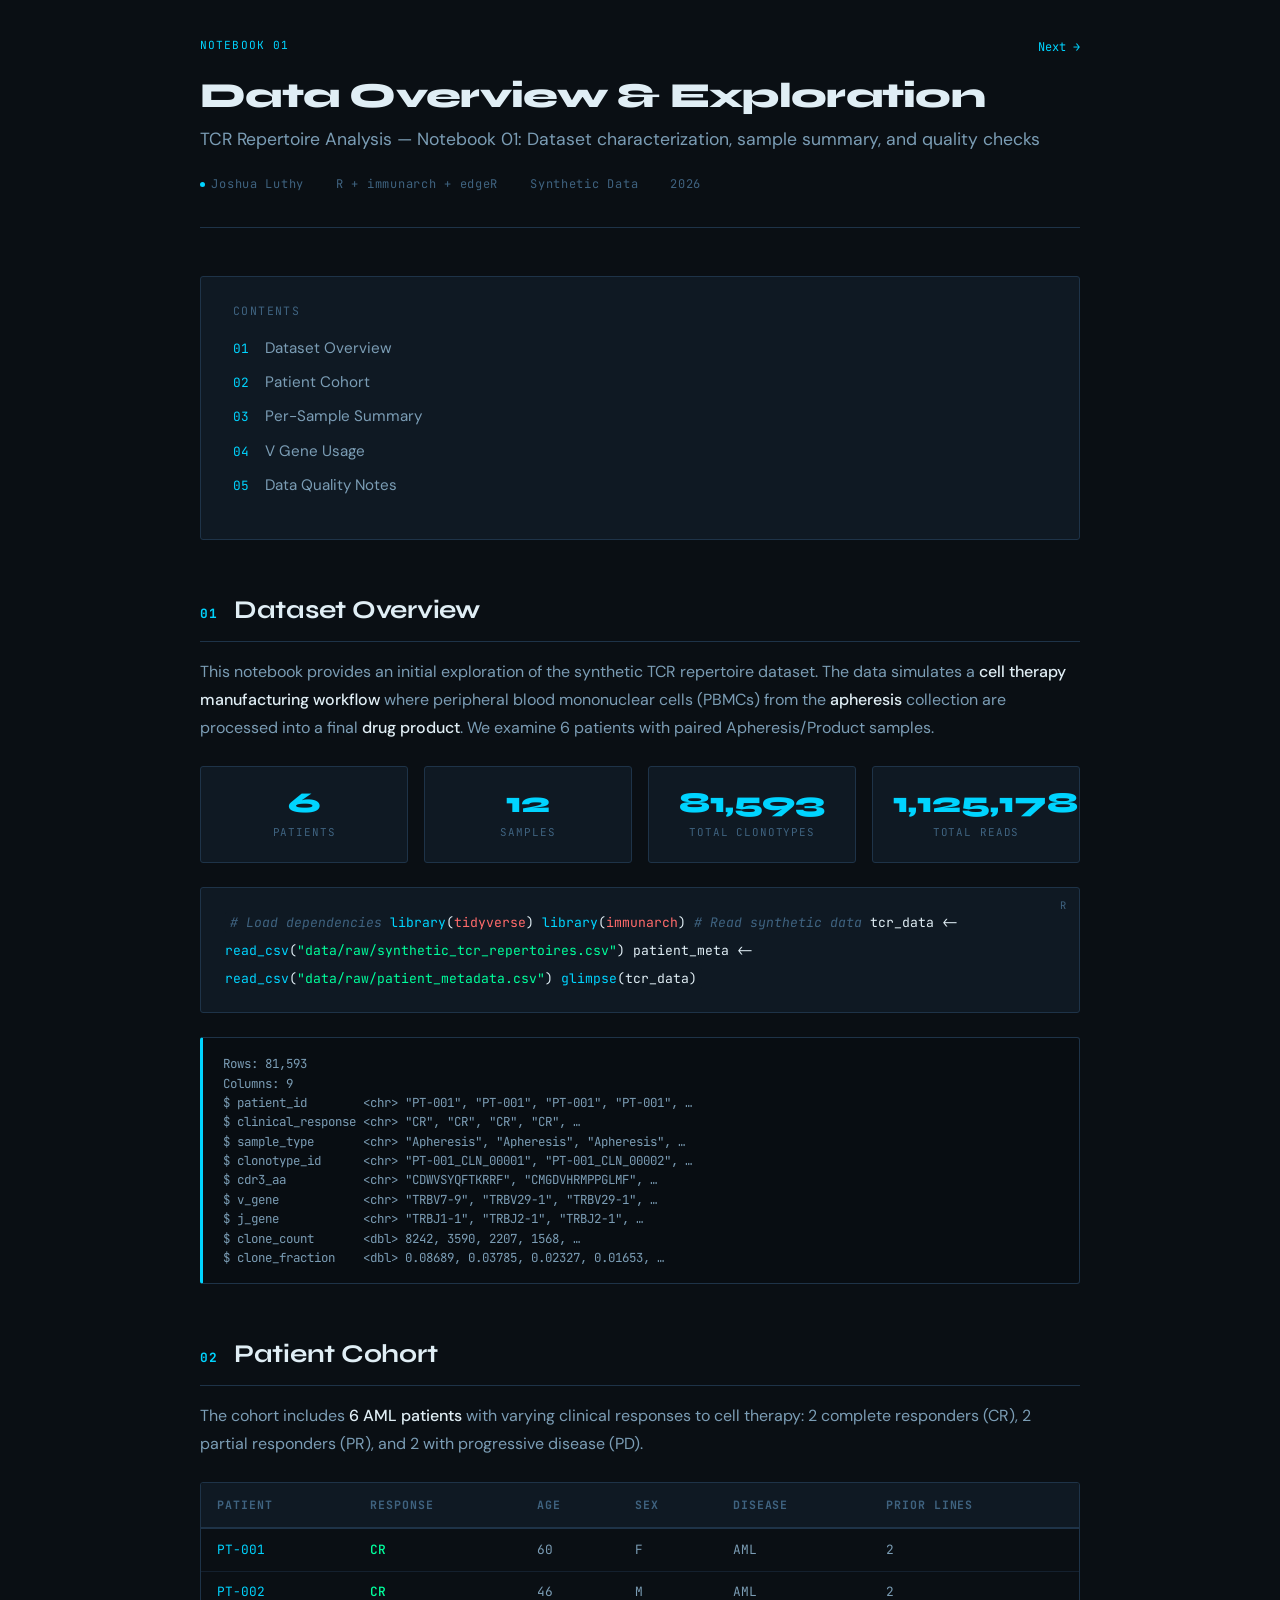
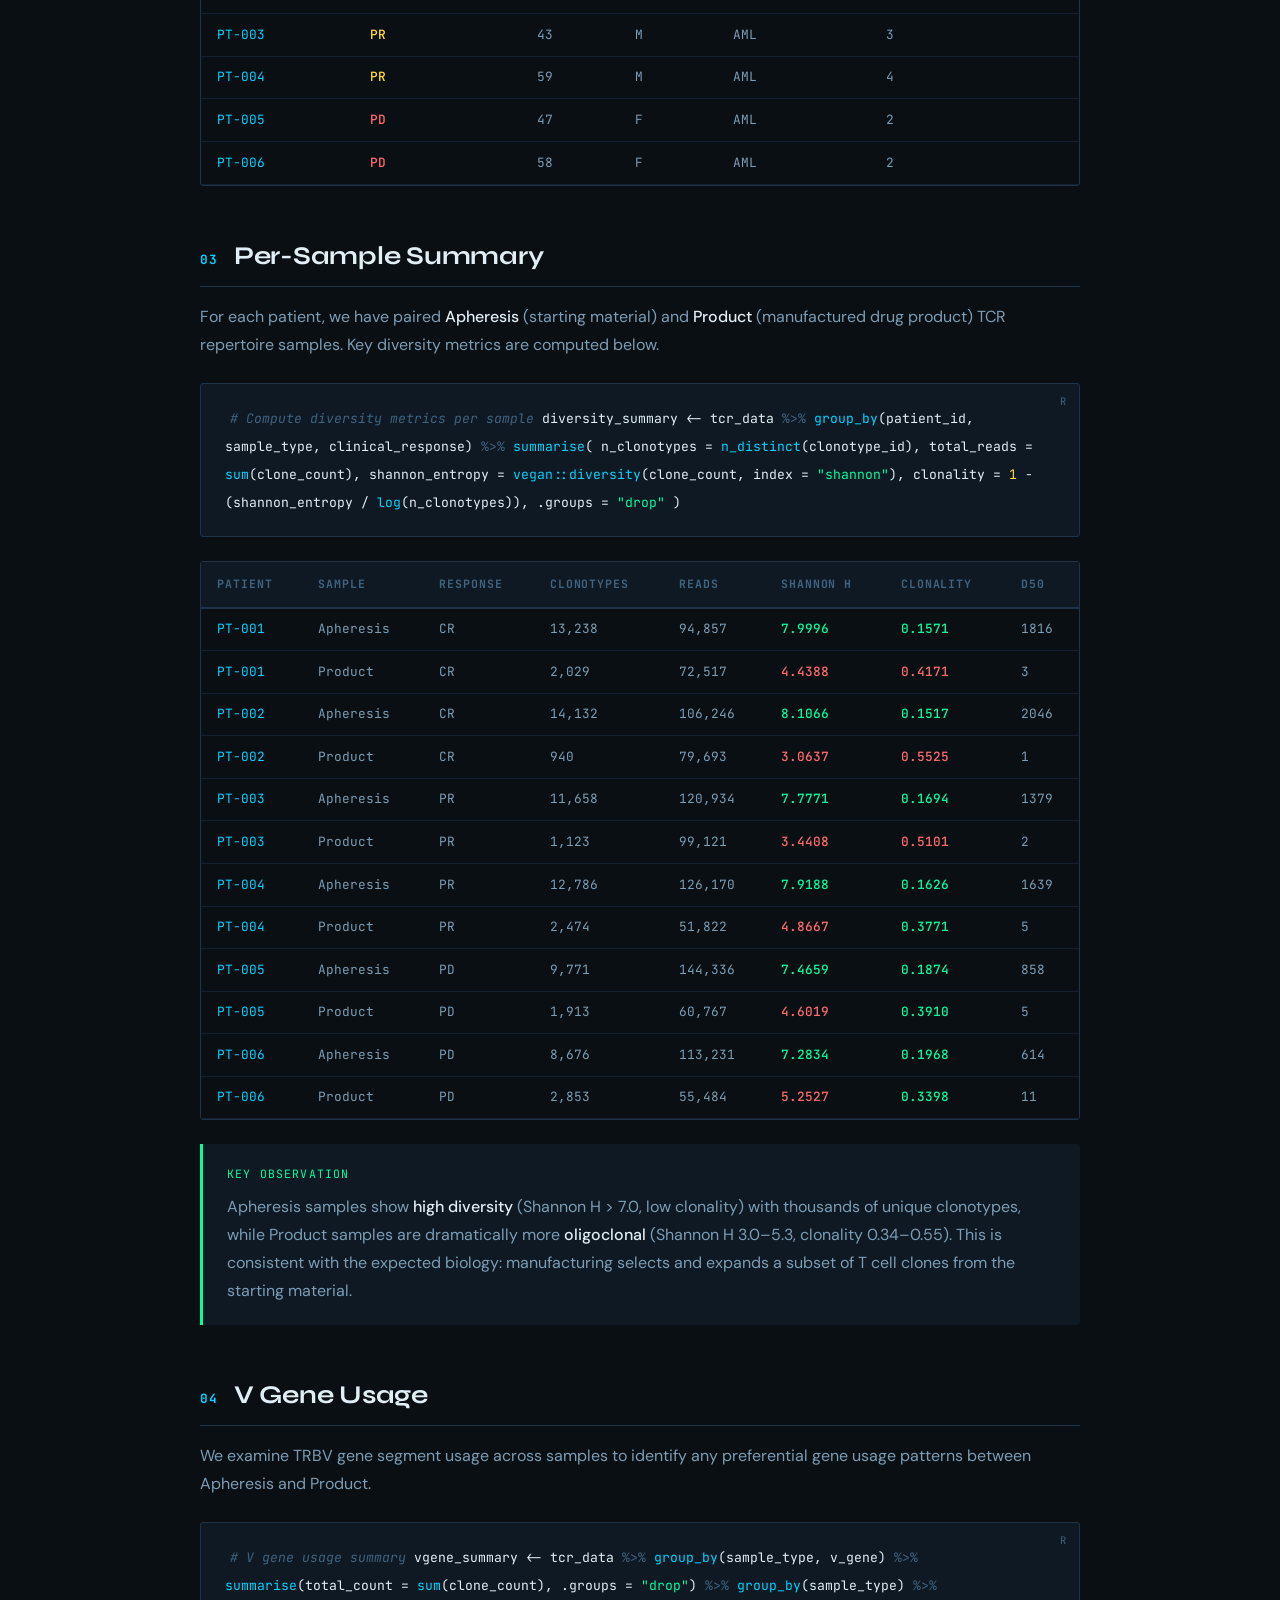
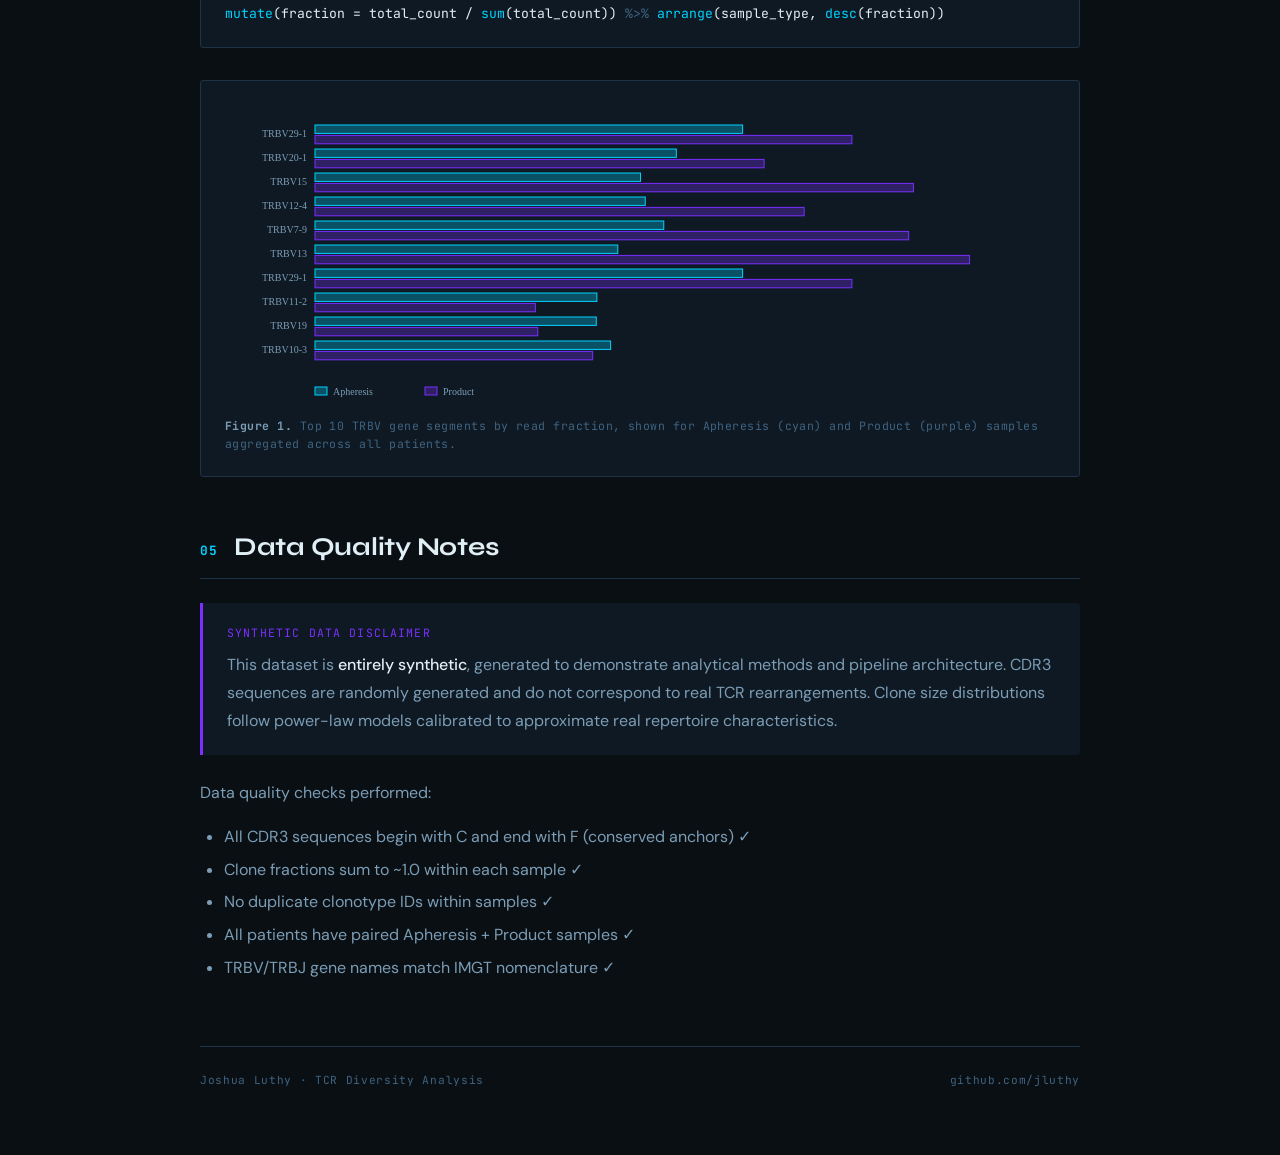
<file: reports/01-jal-data-overview.html>
<!DOCTYPE html>
<html lang="en">
<head>
  <meta charset="UTF-8">
  <meta name="viewport" content="width=device-width, initial-scale=1.0">
  <title>Data Overview & Exploration</title>
  <link href="https://fonts.googleapis.com/css2?family=DM+Sans:ital,opsz,wght@0,9..40,300;0,9..40,400;0,9..40,500;1,9..40,300&family=Syne:wght@400;600;700;800&family=JetBrains+Mono:wght@400;500;700&display=swap" rel="stylesheet">
  <style>/* ============================================================================
   TCR Analysis Report Styles — matches jluthy.github.io portfolio theme
   ============================================================================ */
:root {
  --bg: #0a0f14;
  --surface: #0f1923;
  --surface2: #152231;
  --border: #1e3348;
  --accent: #00d4ff;
  --accent2: #7b2fff;
  --accent3: #00ff9d;
  --accent-warm: #ff6b6b;
  --accent-yellow: #ffd93d;
  --text: #e0eef5;
  --text-muted: #7b9db5;
  --text-dim: #3f6380;
  --mono: 'JetBrains Mono', 'Fira Code', 'Source Code Pro', monospace;
  --body: 'DM Sans', system-ui, sans-serif;
  --display: 'Syne', system-ui, sans-serif;
}

*, *::before, *::after { box-sizing: border-box; margin: 0; padding: 0; }

html { scroll-behavior: smooth; }

body {
  background: var(--bg);
  color: var(--text);
  font-family: var(--body);
  font-size: 16px;
  line-height: 1.75;
  max-width: 960px;
  margin: 0 auto;
  padding: 2rem 2.5rem 4rem;
}

/* --- Header / Title Block ------------------------------------------------- */
.report-header {
  border-bottom: 1px solid var(--border);
  padding-bottom: 2rem;
  margin-bottom: 3rem;
}

.report-header h1 {
  font-family: var(--display);
  font-size: 2.2rem;
  font-weight: 800;
  line-height: 1.15;
  letter-spacing: -0.02em;
  margin-bottom: 0.5rem;
}

.report-header .subtitle {
  font-size: 1.1rem;
  color: var(--text-muted);
  margin-bottom: 1.2rem;
}

.report-meta {
  font-family: var(--mono);
  font-size: 0.75rem;
  letter-spacing: 0.06em;
  color: var(--text-dim);
  display: flex;
  gap: 2rem;
  flex-wrap: wrap;
}

.report-meta span { display: flex; align-items: center; gap: 0.4rem; }
.report-meta .dot { width: 5px; height: 5px; border-radius: 50%; background: var(--accent); }

/* --- Section Headings ----------------------------------------------------- */
h2 {
  font-family: var(--display);
  font-size: 1.6rem;
  font-weight: 700;
  margin-top: 3rem;
  margin-bottom: 1rem;
  padding-bottom: 0.5rem;
  border-bottom: 1px solid var(--border);
  letter-spacing: -0.01em;
}

h2 .section-num {
  font-family: var(--mono);
  font-size: 0.8rem;
  color: var(--accent);
  letter-spacing: 0.1em;
  margin-right: 0.6rem;
}

h3 {
  font-family: var(--display);
  font-size: 1.2rem;
  font-weight: 600;
  margin-top: 2rem;
  margin-bottom: 0.75rem;
  color: var(--text);
}

/* --- Prose ---------------------------------------------------------------- */
p {
  margin-bottom: 1rem;
  color: var(--text-muted);
}

p strong, p b { color: var(--text); font-weight: 500; }

ul, ol {
  margin-bottom: 1rem;
  padding-left: 1.5rem;
  color: var(--text-muted);
}

li { margin-bottom: 0.3rem; }

/* --- Code Blocks ---------------------------------------------------------- */
.code-block {
  background: var(--surface);
  border: 1px solid var(--border);
  border-radius: 3px;
  padding: 1.25rem 1.5rem;
  margin: 1.5rem 0;
  overflow-x: auto;
  position: relative;
}

.code-block::before {
  content: attr(data-lang);
  position: absolute;
  top: 0.5rem;
  right: 0.75rem;
  font-family: var(--mono);
  font-size: 0.65rem;
  letter-spacing: 0.1em;
  text-transform: uppercase;
  color: var(--text-dim);
}

.code-block code, pre code {
  font-family: var(--mono);
  font-size: 0.82rem;
  line-height: 1.6;
  color: var(--text);
}

code {
  font-family: var(--mono);
  font-size: 0.85em;
  background: var(--surface);
  padding: 0.15em 0.4em;
  border-radius: 2px;
  color: var(--accent);
}

/* Syntax highlighting */
.kw { color: var(--accent2); }        /* keywords */
.fn { color: var(--accent); }          /* functions */
.st { color: var(--accent3); }         /* strings */
.num { color: var(--accent-yellow); }  /* numbers */
.cm { color: var(--text-dim); font-style: italic; }  /* comments */
.op { color: var(--text-dim); }        /* operators */
.pkg { color: var(--accent-warm); }    /* package names */

/* --- Output Blocks -------------------------------------------------------- */
.output-block {
  background: #080d12;
  border: 1px solid var(--border);
  border-left: 3px solid var(--accent);
  border-radius: 3px;
  padding: 1rem 1.25rem;
  margin: 0.5rem 0 1.5rem;
  font-family: var(--mono);
  font-size: 0.78rem;
  line-height: 1.55;
  color: var(--text-muted);
  overflow-x: auto;
  white-space: pre;
}

/* --- Tables --------------------------------------------------------------- */
.table-wrap {
  margin: 1.5rem 0;
  overflow-x: auto;
  border: 1px solid var(--border);
  border-radius: 3px;
}

table {
  width: 100%;
  border-collapse: collapse;
  font-size: 0.85rem;
}

thead th {
  background: var(--surface);
  font-family: var(--mono);
  font-size: 0.72rem;
  letter-spacing: 0.08em;
  text-transform: uppercase;
  color: var(--text-dim);
  text-align: left;
  padding: 0.75rem 1rem;
  border-bottom: 2px solid var(--border);
  white-space: nowrap;
}

tbody td {
  padding: 0.6rem 1rem;
  border-bottom: 1px solid rgba(30, 51, 72, 0.5);
  color: var(--text-muted);
  font-family: var(--mono);
  font-size: 0.8rem;
}

tbody tr:hover { background: var(--surface); }

.val-high { color: var(--accent3); font-weight: 500; }
.val-low  { color: var(--accent-warm); font-weight: 500; }
.val-mid  { color: var(--accent-yellow); font-weight: 500; }

/* --- Figures / Plots ------------------------------------------------------ */
.figure {
  margin: 2rem 0;
  background: var(--surface);
  border: 1px solid var(--border);
  border-radius: 3px;
  padding: 1.5rem;
}

.figure canvas, .figure svg, .figure img {
  width: 100%;
  display: block;
}

.figure-caption {
  font-family: var(--mono);
  font-size: 0.72rem;
  color: var(--text-dim);
  margin-top: 0.75rem;
  letter-spacing: 0.04em;
  line-height: 1.5;
}

.figure-caption strong {
  color: var(--text-muted);
}

/* --- Callout Boxes -------------------------------------------------------- */
.callout {
  border-left: 3px solid var(--accent);
  background: var(--surface);
  padding: 1.25rem 1.5rem;
  margin: 1.5rem 0;
  border-radius: 0 3px 3px 0;
}

.callout.finding { border-left-color: var(--accent3); }
.callout.warning { border-left-color: var(--accent-warm); }
.callout.note    { border-left-color: var(--accent2); }

.callout-title {
  font-family: var(--mono);
  font-size: 0.72rem;
  letter-spacing: 0.1em;
  text-transform: uppercase;
  color: var(--accent);
  margin-bottom: 0.5rem;
}

.callout.finding .callout-title { color: var(--accent3); }
.callout.warning .callout-title { color: var(--accent-warm); }
.callout.note .callout-title    { color: var(--accent2); }

.callout p { margin-bottom: 0.5rem; }
.callout p:last-child { margin-bottom: 0; }

/* --- Metric Cards --------------------------------------------------------- */
.metrics-row {
  display: grid;
  grid-template-columns: repeat(auto-fit, minmax(160px, 1fr));
  gap: 1rem;
  margin: 1.5rem 0;
}

.metric-card {
  background: var(--surface);
  border: 1px solid var(--border);
  padding: 1.25rem;
  border-radius: 3px;
  text-align: center;
}

.metric-card .value {
  font-family: var(--display);
  font-size: 1.8rem;
  font-weight: 800;
  color: var(--accent);
  line-height: 1.1;
}

.metric-card .label {
  font-family: var(--mono);
  font-size: 0.68rem;
  letter-spacing: 0.08em;
  text-transform: uppercase;
  color: var(--text-dim);
  margin-top: 0.3rem;
}

/* --- TOC ------------------------------------------------------------------ */
.toc {
  background: var(--surface);
  border: 1px solid var(--border);
  border-radius: 3px;
  padding: 1.5rem 2rem;
  margin: 2rem 0;
}

.toc-title {
  font-family: var(--mono);
  font-size: 0.72rem;
  letter-spacing: 0.12em;
  text-transform: uppercase;
  color: var(--text-dim);
  margin-bottom: 0.75rem;
}

.toc ol {
  list-style: none;
  padding: 0;
  counter-reset: toc-counter;
}

.toc li {
  counter-increment: toc-counter;
  margin-bottom: 0.4rem;
}

.toc li::before {
  content: counter(toc-counter, decimal-leading-zero) " ";
  font-family: var(--mono);
  font-size: 0.8rem;
  color: var(--accent);
  margin-right: 0.5rem;
}

.toc a {
  color: var(--text-muted);
  text-decoration: none;
  font-size: 0.95rem;
  transition: color 0.15s;
}

.toc a:hover { color: var(--accent); }

/* --- Footer --------------------------------------------------------------- */
.report-footer {
  margin-top: 4rem;
  padding-top: 1.5rem;
  border-top: 1px solid var(--border);
  font-family: var(--mono);
  font-size: 0.7rem;
  color: var(--text-dim);
  letter-spacing: 0.06em;
  display: flex;
  justify-content: space-between;
}

/* --- Responsive ----------------------------------------------------------- */
@media (max-width: 640px) {
  body { padding: 1.5rem 1rem 3rem; }
  .report-header h1 { font-size: 1.7rem; }
  .metrics-row { grid-template-columns: 1fr 1fr; }
  .report-meta { flex-direction: column; gap: 0.5rem; }
}
</style>
</head>
<body>
  <div class="report-header">
    <div style="display:flex;justify-content:space-between;align-items:center;margin-bottom:1rem;">
      <span style="font-family:var(--mono);font-size:0.7rem;letter-spacing:0.1em;color:var(--accent);">NOTEBOOK 01</span>
      <span><a href="02-jal-diversity-analysis.html" style="color:var(--accent);font-family:var(--mono);font-size:0.75rem;text-decoration:none;">Next →</a></span>
    </div>
    <h1>Data Overview & Exploration</h1>
    <div class="subtitle">TCR Repertoire Analysis — Notebook 01: Dataset characterization, sample summary, and quality checks</div>
    <div class="report-meta">
      <span><span class="dot"></span> Joshua Luthy</span>
      <span>R + immunarch + edgeR</span>
      <span>Synthetic Data</span>
      <span>2026</span>
    </div>
  </div>
  
    <div class="toc">
      <div class="toc-title">Contents</div>
      <ol>
        <li><a href="#overview">Dataset Overview</a></li>
        <li><a href="#patients">Patient Cohort</a></li>
        <li><a href="#sample-summary">Per-Sample Summary</a></li>
        <li><a href="#vgene">V Gene Usage</a></li>
        <li><a href="#data-quality">Data Quality Notes</a></li>
      </ol>
    </div>

    <h2 id="overview"><span class="section-num">01</span> Dataset Overview</h2>
    <p>
      This notebook provides an initial exploration of the synthetic TCR repertoire dataset.
      The data simulates a <strong>cell therapy manufacturing workflow</strong> where peripheral blood
      mononuclear cells (PBMCs) from the <strong>apheresis</strong> collection are processed into a
      final <strong>drug product</strong>. We examine 6 patients with paired Apheresis/Product samples.
    </p>

    <div class="metrics-row">
      <div class="metric-card">
        <div class="value">6</div>
        <div class="label">Patients</div>
      </div>
      <div class="metric-card">
        <div class="value">12</div>
        <div class="label">Samples</div>
      </div>
      <div class="metric-card">
        <div class="value">81,593</div>
        <div class="label">Total Clonotypes</div>
      </div>
      <div class="metric-card">
        <div class="value">1,125,178</div>
        <div class="label">Total Reads</div>
      </div>
    </div>

    <div class="code-block" data-lang="R">
<code><span class="cm"># Load dependencies</span>
<span class="fn">library</span>(<span class="pkg">tidyverse</span>)
<span class="fn">library</span>(<span class="pkg">immunarch</span>)

<span class="cm"># Read synthetic data</span>
tcr_data &lt;- <span class="fn">read_csv</span>(<span class="st">"data/raw/synthetic_tcr_repertoires.csv"</span>)
patient_meta &lt;- <span class="fn">read_csv</span>(<span class="st">"data/raw/patient_metadata.csv"</span>)

<span class="fn">glimpse</span>(tcr_data)</code>
    </div>

    <div class="output-block">Rows: 81,593
Columns: 9
$ patient_id        &lt;chr&gt; "PT-001", "PT-001", "PT-001", "PT-001", …
$ clinical_response &lt;chr&gt; "CR", "CR", "CR", "CR", …
$ sample_type       &lt;chr&gt; "Apheresis", "Apheresis", "Apheresis", …
$ clonotype_id      &lt;chr&gt; "PT-001_CLN_00001", "PT-001_CLN_00002", …
$ cdr3_aa           &lt;chr&gt; "CDWVSYQFTKRRF", "CMGDVHRMPPGLMF", …
$ v_gene            &lt;chr&gt; "TRBV7-9", "TRBV29-1", "TRBV29-1", …
$ j_gene            &lt;chr&gt; "TRBJ1-1", "TRBJ2-1", "TRBJ2-1", …
$ clone_count       &lt;dbl&gt; 8242, 3590, 2207, 1568, …
$ clone_fraction    &lt;dbl&gt; 0.08689, 0.03785, 0.02327, 0.01653, …</div>

    <h2 id="patients"><span class="section-num">02</span> Patient Cohort</h2>
    <p>
      The cohort includes <strong>6 AML patients</strong> with varying clinical responses to cell therapy:
      2 complete responders (CR), 2 partial responders (PR), and 2 with progressive disease (PD).
    </p>

    <div class="table-wrap">
      <table>
        <thead><tr>
          <th>Patient</th><th>Response</th><th>Age</th><th>Sex</th><th>Disease</th><th>Prior Lines</th>
        </tr></thead>
        <tbody><tr>
          <td style="color:var(--accent)">PT-001</td>
          <td><span class="val-high">CR</span></td>
          <td>60</td><td>F</td><td>AML</td><td>2</td>
        </tr><tr>
          <td style="color:var(--accent)">PT-002</td>
          <td><span class="val-high">CR</span></td>
          <td>46</td><td>M</td><td>AML</td><td>2</td>
        </tr><tr>
          <td style="color:var(--accent)">PT-003</td>
          <td><span class="val-mid">PR</span></td>
          <td>43</td><td>M</td><td>AML</td><td>3</td>
        </tr><tr>
          <td style="color:var(--accent)">PT-004</td>
          <td><span class="val-mid">PR</span></td>
          <td>59</td><td>M</td><td>AML</td><td>4</td>
        </tr><tr>
          <td style="color:var(--accent)">PT-005</td>
          <td><span class="val-low">PD</span></td>
          <td>47</td><td>F</td><td>AML</td><td>2</td>
        </tr><tr>
          <td style="color:var(--accent)">PT-006</td>
          <td><span class="val-low">PD</span></td>
          <td>58</td><td>F</td><td>AML</td><td>2</td>
        </tr></tbody>
      </table>
    </div>

    <h2 id="sample-summary"><span class="section-num">03</span> Per-Sample Summary</h2>
    <p>
      For each patient, we have paired <strong>Apheresis</strong> (starting material) and <strong>Product</strong>
      (manufactured drug product) TCR repertoire samples. Key diversity metrics are computed below.
    </p>

    <div class="code-block" data-lang="R">
<code><span class="cm"># Compute diversity metrics per sample</span>
diversity_summary &lt;- tcr_data <span class="op">%&gt;%</span>
  <span class="fn">group_by</span>(patient_id, sample_type, clinical_response) <span class="op">%&gt;%</span>
  <span class="fn">summarise</span>(
    n_clonotypes    = <span class="fn">n_distinct</span>(clonotype_id),
    total_reads     = <span class="fn">sum</span>(clone_count),
    shannon_entropy = <span class="fn">vegan::diversity</span>(clone_count, index = <span class="st">"shannon"</span>),
    clonality       = <span class="num">1</span> - (shannon_entropy / <span class="fn">log</span>(n_clonotypes)),
    .groups = <span class="st">"drop"</span>
  )</code>
    </div>

    <div class="table-wrap">
      <table>
        <thead><tr>
          <th>Patient</th><th>Sample</th><th>Response</th><th>Clonotypes</th><th>Reads</th>
          <th>Shannon H</th><th>Clonality</th><th>D50</th>
        </tr></thead>
        <tbody><tr>
          <td style="color:var(--accent)">PT-001</td>
          <td>Apheresis</td>
          <td>CR</td>
          <td>13,238</td>
          <td>94,857</td>
          <td class="val-high">7.9996</td>
          <td class="val-high">0.1571</td>
          <td>1816</td>
        </tr><tr>
          <td style="color:var(--accent)">PT-001</td>
          <td>Product</td>
          <td>CR</td>
          <td>2,029</td>
          <td>72,517</td>
          <td class="val-low">4.4388</td>
          <td class="val-low">0.4171</td>
          <td>3</td>
        </tr><tr>
          <td style="color:var(--accent)">PT-002</td>
          <td>Apheresis</td>
          <td>CR</td>
          <td>14,132</td>
          <td>106,246</td>
          <td class="val-high">8.1066</td>
          <td class="val-high">0.1517</td>
          <td>2046</td>
        </tr><tr>
          <td style="color:var(--accent)">PT-002</td>
          <td>Product</td>
          <td>CR</td>
          <td>940</td>
          <td>79,693</td>
          <td class="val-low">3.0637</td>
          <td class="val-low">0.5525</td>
          <td>1</td>
        </tr><tr>
          <td style="color:var(--accent)">PT-003</td>
          <td>Apheresis</td>
          <td>PR</td>
          <td>11,658</td>
          <td>120,934</td>
          <td class="val-high">7.7771</td>
          <td class="val-high">0.1694</td>
          <td>1379</td>
        </tr><tr>
          <td style="color:var(--accent)">PT-003</td>
          <td>Product</td>
          <td>PR</td>
          <td>1,123</td>
          <td>99,121</td>
          <td class="val-low">3.4408</td>
          <td class="val-low">0.5101</td>
          <td>2</td>
        </tr><tr>
          <td style="color:var(--accent)">PT-004</td>
          <td>Apheresis</td>
          <td>PR</td>
          <td>12,786</td>
          <td>126,170</td>
          <td class="val-high">7.9188</td>
          <td class="val-high">0.1626</td>
          <td>1639</td>
        </tr><tr>
          <td style="color:var(--accent)">PT-004</td>
          <td>Product</td>
          <td>PR</td>
          <td>2,474</td>
          <td>51,822</td>
          <td class="val-low">4.8667</td>
          <td class="val-high">0.3771</td>
          <td>5</td>
        </tr><tr>
          <td style="color:var(--accent)">PT-005</td>
          <td>Apheresis</td>
          <td>PD</td>
          <td>9,771</td>
          <td>144,336</td>
          <td class="val-high">7.4659</td>
          <td class="val-high">0.1874</td>
          <td>858</td>
        </tr><tr>
          <td style="color:var(--accent)">PT-005</td>
          <td>Product</td>
          <td>PD</td>
          <td>1,913</td>
          <td>60,767</td>
          <td class="val-low">4.6019</td>
          <td class="val-high">0.3910</td>
          <td>5</td>
        </tr><tr>
          <td style="color:var(--accent)">PT-006</td>
          <td>Apheresis</td>
          <td>PD</td>
          <td>8,676</td>
          <td>113,231</td>
          <td class="val-high">7.2834</td>
          <td class="val-high">0.1968</td>
          <td>614</td>
        </tr><tr>
          <td style="color:var(--accent)">PT-006</td>
          <td>Product</td>
          <td>PD</td>
          <td>2,853</td>
          <td>55,484</td>
          <td class="val-low">5.2527</td>
          <td class="val-high">0.3398</td>
          <td>11</td>
        </tr></tbody>
      </table>
    </div>

    <div class="callout finding">
      <div class="callout-title">Key Observation</div>
      <p>
        Apheresis samples show <strong>high diversity</strong> (Shannon H &gt; 7.0, low clonality) with thousands
        of unique clonotypes, while Product samples are dramatically more <strong>oligoclonal</strong>
        (Shannon H 3.0–5.3, clonality 0.34–0.55). This is consistent with the expected biology:
        manufacturing selects and expands a subset of T cell clones from the starting material.
      </p>
    </div>

    <h2 id="vgene"><span class="section-num">04</span> V Gene Usage</h2>
    <p>
      We examine TRBV gene segment usage across samples to identify any preferential gene usage
      patterns between Apheresis and Product.
    </p>

    <div class="code-block" data-lang="R">
<code><span class="cm"># V gene usage summary</span>
vgene_summary &lt;- tcr_data <span class="op">%&gt;%</span>
  <span class="fn">group_by</span>(sample_type, v_gene) <span class="op">%&gt;%</span>
  <span class="fn">summarise</span>(total_count = <span class="fn">sum</span>(clone_count), .groups = <span class="st">"drop"</span>) <span class="op">%&gt;%</span>
  <span class="fn">group_by</span>(sample_type) <span class="op">%&gt;%</span>
  <span class="fn">mutate</span>(fraction = total_count / <span class="fn">sum</span>(total_count)) <span class="op">%&gt;%</span>
  <span class="fn">arrange</span>(sample_type, <span class="fn">desc</span>(fraction))</code>
    </div>

    <div class="figure">
      <canvas id="vgene-chart" height="300"></canvas>
      <div class="figure-caption">
        <strong>Figure 1.</strong> Top 10 TRBV gene segments by read fraction, shown for Apheresis (cyan) and Product (purple) samples aggregated across all patients.
      </div>
    </div>

    <h2 id="data-quality"><span class="section-num">05</span> Data Quality Notes</h2>

    <div class="callout note">
      <div class="callout-title">Synthetic Data Disclaimer</div>
      <p>
        This dataset is <strong>entirely synthetic</strong>, generated to demonstrate analytical methods and pipeline
        architecture. CDR3 sequences are randomly generated and do not correspond to real TCR rearrangements.
        Clone size distributions follow power-law models calibrated to approximate real repertoire characteristics.
      </p>
    </div>

    <p>Data quality checks performed:</p>
    <ul>
      <li>All CDR3 sequences begin with C and end with F (conserved anchors) ✓</li>
      <li>Clone fractions sum to ~1.0 within each sample ✓</li>
      <li>No duplicate clonotype IDs within samples ✓</li>
      <li>All patients have paired Apheresis + Product samples ✓</li>
      <li>TRBV/TRBJ gene names match IMGT nomenclature ✓</li>
    </ul>

    <script>
    // V gene chart
    (function() {
      const canvas = document.getElementById('vgene-chart');
      const ctx = canvas.getContext('2d');
      const dpr = window.devicePixelRatio || 1;
      canvas.width = canvas.offsetWidth * dpr;
      canvas.height = 300 * dpr;
      ctx.scale(dpr, dpr);
      const W = canvas.offsetWidth, H = 300;

      const genes = ['TRBV29-1', 'TRBV20-1', 'TRBV15', 'TRBV12-4', 'TRBV7-9', 'TRBV13', 'TRBV29-1', 'TRBV11-2', 'TRBV19', 'TRBV10-3'];

      // Aggregate across patients
      const aphData = [0.0716, 0.0605, 0.0545, 0.0553, 0.0584, 0.0507, 0.0716, 0.0472, 0.0471, 0.0495];
      const prodData = [0.0899, 0.0752, 0.1002, 0.0819, 0.0994, 0.1096, 0.0899, 0.0369, 0.0373, 0.0465];

      const pad = {l:90, r:20, t:20, b:40};
      const cw = W - pad.l - pad.r;
      const ch = H - pad.t - pad.b;
      const barH = ch / genes.length * 0.35;
      const gap = ch / genes.length;

      const maxVal = Math.max(...aphData, ...prodData) * 1.1;

      genes.forEach((g, i) => {
        const y = pad.t + i * gap;
        // Apheresis bar
        const aw = (aphData[i] / maxVal) * cw;
        ctx.fillStyle = 'rgba(0,212,255,0.3)';
        ctx.fillRect(pad.l, y, aw, barH);
        ctx.strokeStyle = '#00d4ff';
        ctx.lineWidth = 1;
        ctx.strokeRect(pad.l, y, aw, barH);

        // Product bar
        const pw = (prodData[i] / maxVal) * cw;
        ctx.fillStyle = 'rgba(123,47,255,0.3)';
        ctx.fillRect(pad.l, y + barH + 2, pw, barH);
        ctx.strokeStyle = '#7b2fff';
        ctx.strokeRect(pad.l, y + barH + 2, pw, barH);

        // Label
        ctx.fillStyle = '#7b9db5';
        ctx.font = '10px JetBrains Mono';
        ctx.textAlign = 'right';
        ctx.fillText(g, pad.l - 8, y + barH + 4);
      });

      // Legend
      ctx.fillStyle = 'rgba(0,212,255,0.3)';
      ctx.fillRect(pad.l, H - 18, 12, 8);
      ctx.strokeStyle = '#00d4ff'; ctx.strokeRect(pad.l, H - 18, 12, 8);
      ctx.fillStyle = '#7b9db5'; ctx.font = '10px JetBrains Mono'; ctx.textAlign = 'left';
      ctx.fillText('Apheresis', pad.l + 18, H - 10);

      ctx.fillStyle = 'rgba(123,47,255,0.3)';
      ctx.fillRect(pad.l + 110, H - 18, 12, 8);
      ctx.strokeStyle = '#7b2fff'; ctx.strokeRect(pad.l + 110, H - 18, 12, 8);
      ctx.fillStyle = '#7b9db5';
      ctx.fillText('Product', pad.l + 128, H - 10);
    })();
    </script>
    
  <div class="report-footer">
    <span>Joshua Luthy · TCR Diversity Analysis</span>
    <span>github.com/jluthy</span>
  </div>
</body>
</html>
</file>
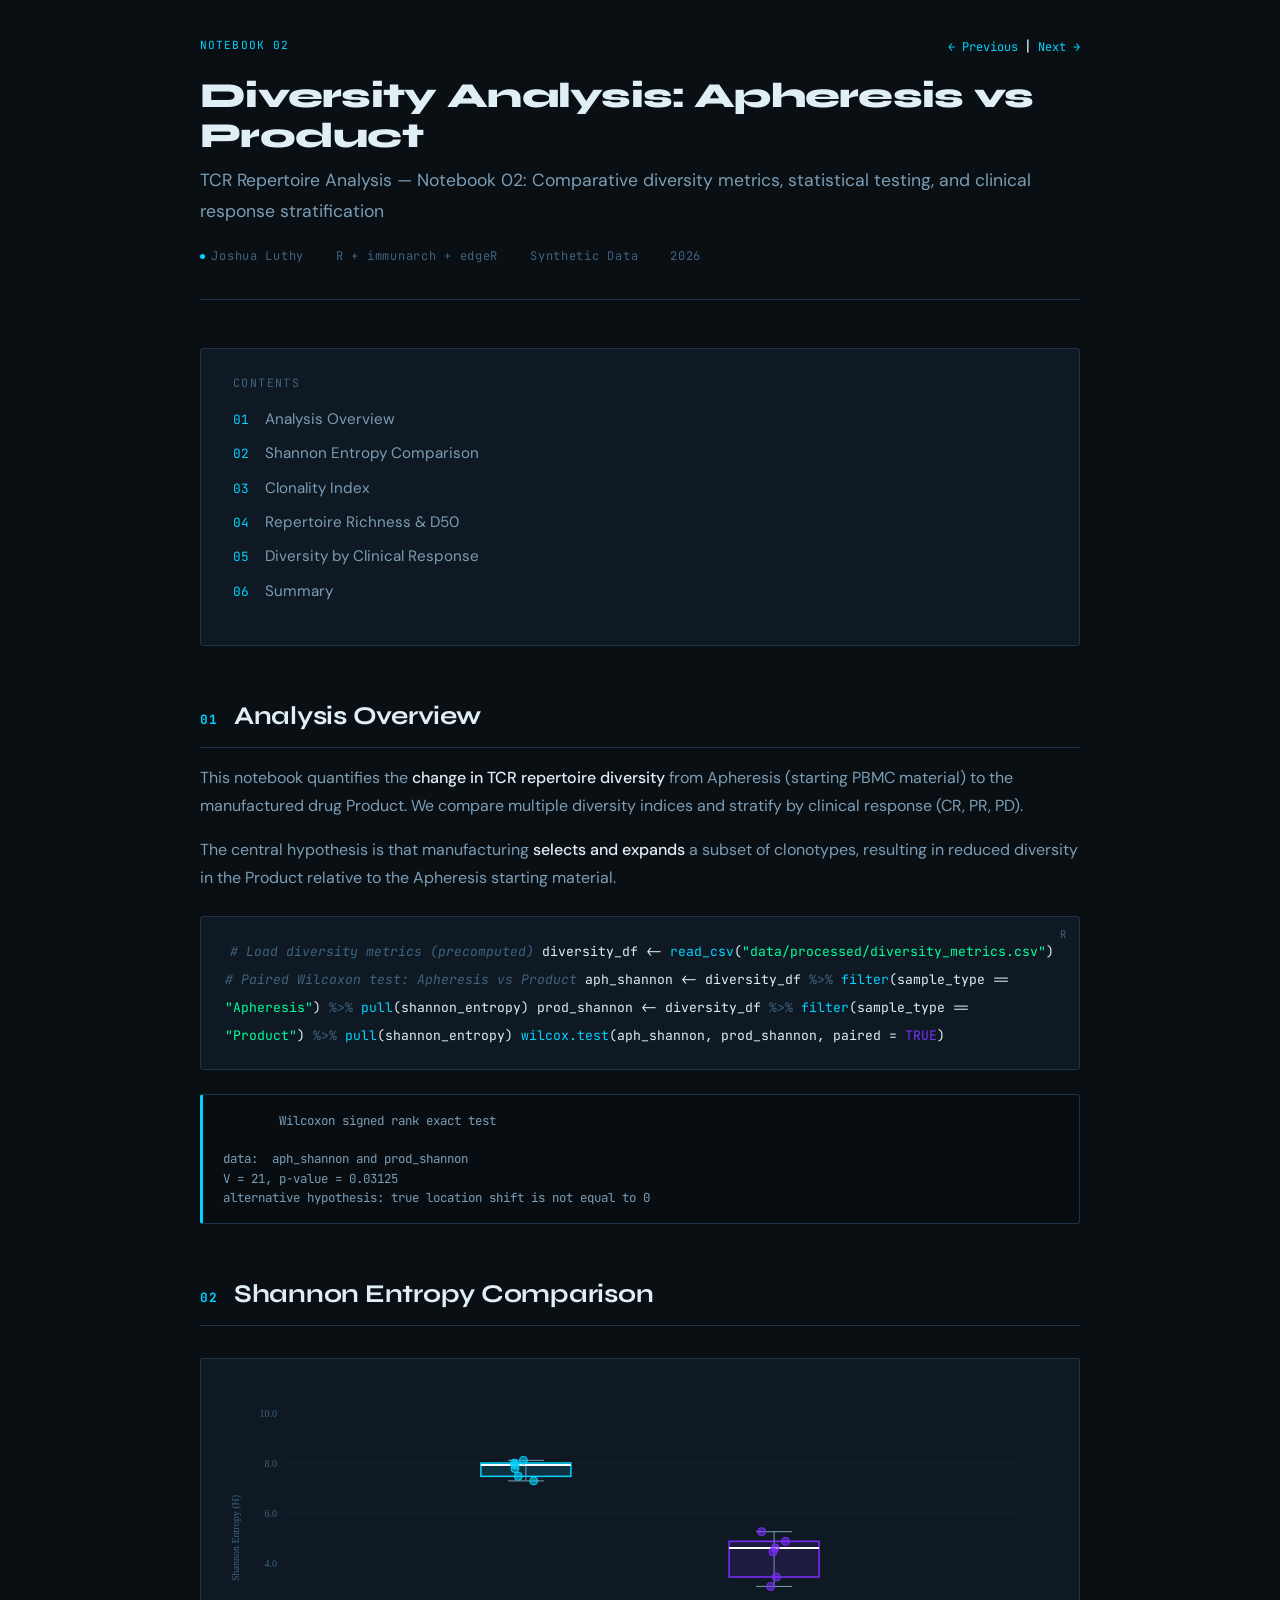
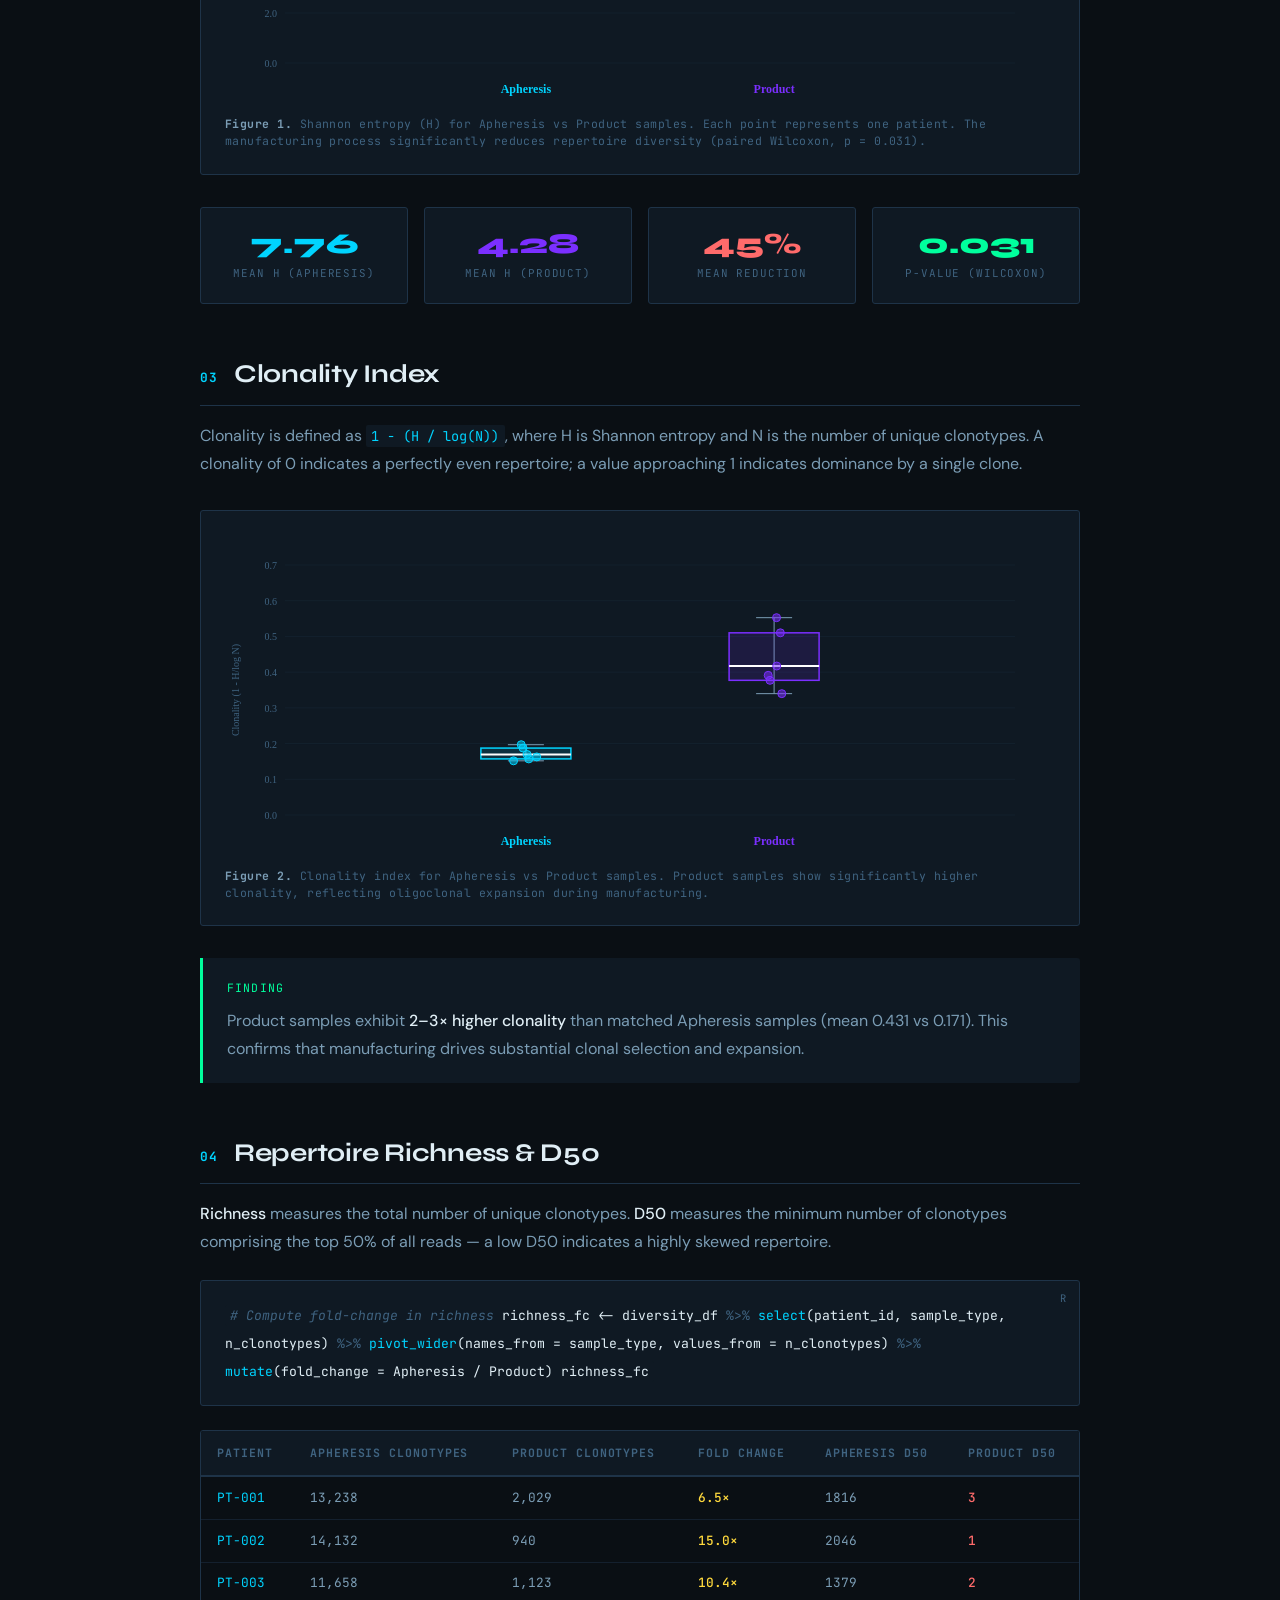
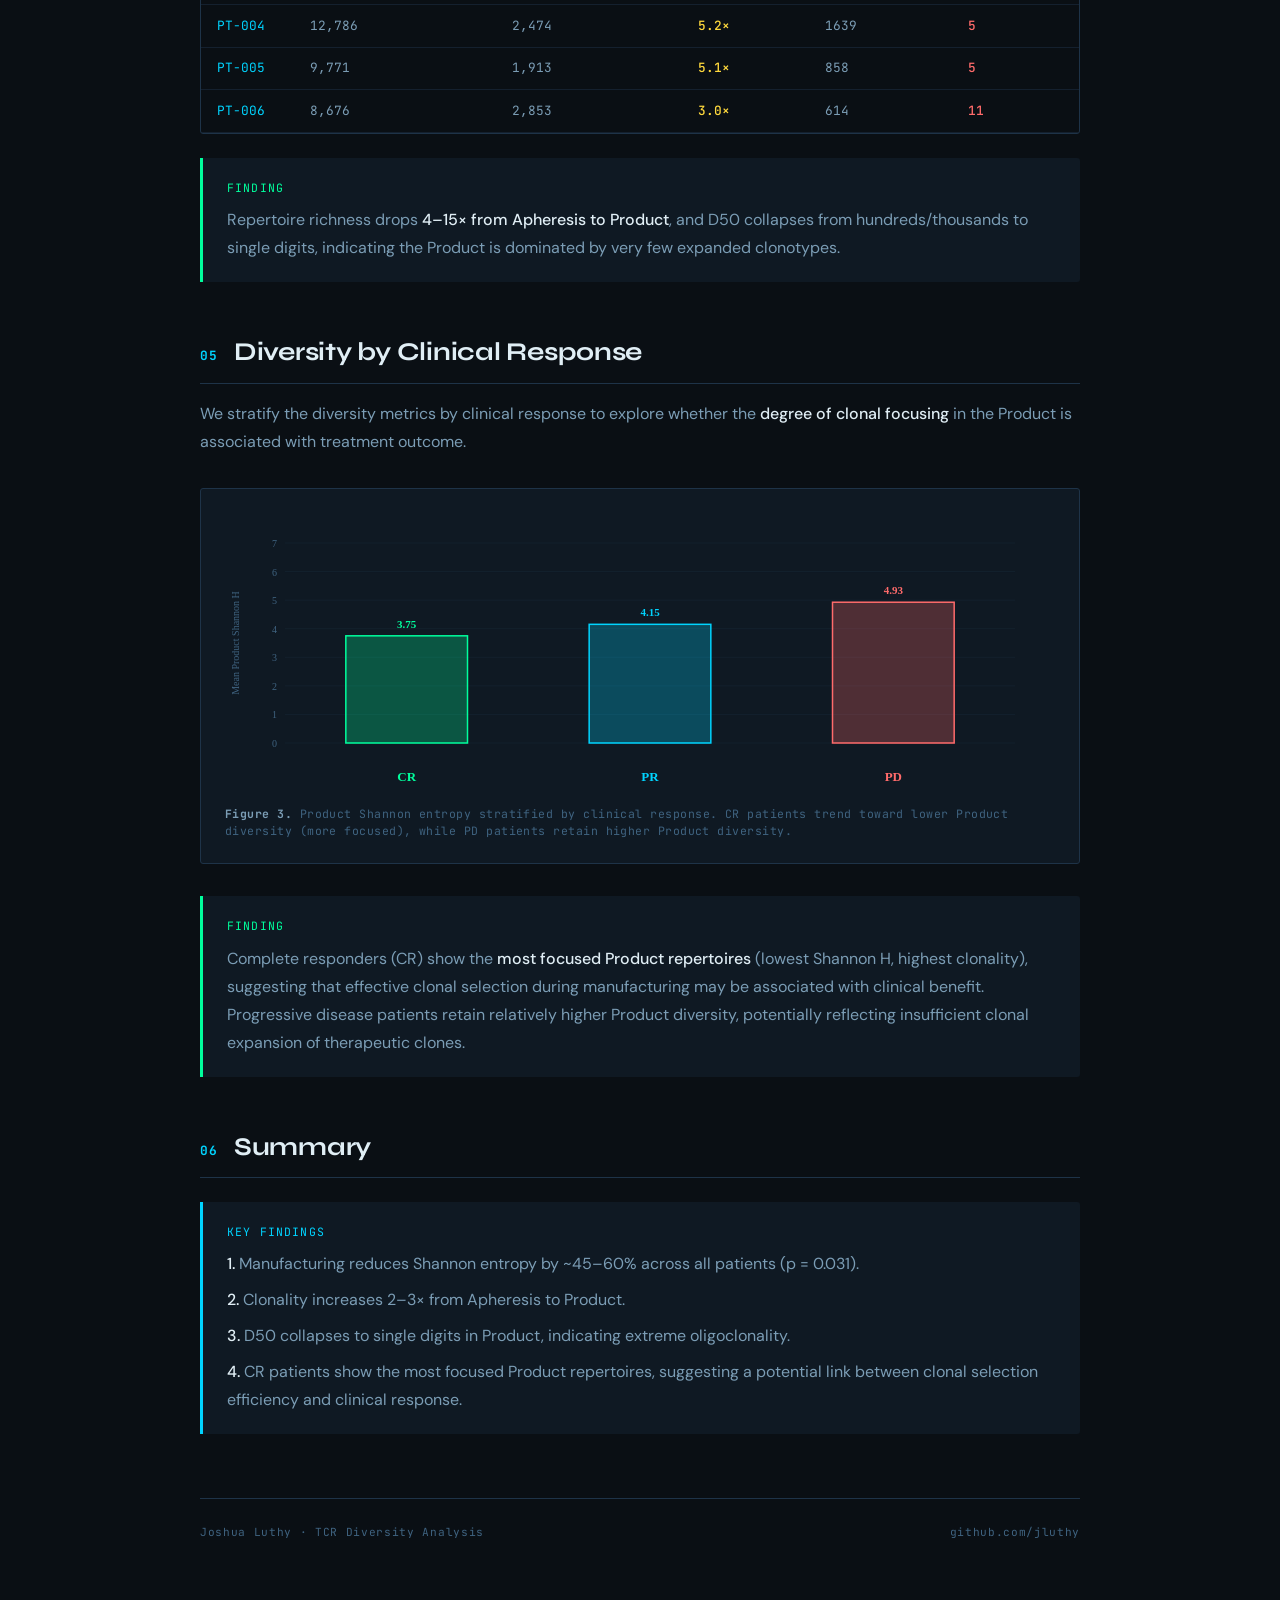
<file: reports/02-jal-diversity-analysis.html>
<!DOCTYPE html>
<html lang="en">
<head>
  <meta charset="UTF-8">
  <meta name="viewport" content="width=device-width, initial-scale=1.0">
  <title>Diversity Analysis: Apheresis vs Product</title>
  <link href="https://fonts.googleapis.com/css2?family=DM+Sans:ital,opsz,wght@0,9..40,300;0,9..40,400;0,9..40,500;1,9..40,300&family=Syne:wght@400;600;700;800&family=JetBrains+Mono:wght@400;500;700&display=swap" rel="stylesheet">
  <style>/* ============================================================================
   TCR Analysis Report Styles — matches jluthy.github.io portfolio theme
   ============================================================================ */
:root {
  --bg: #0a0f14;
  --surface: #0f1923;
  --surface2: #152231;
  --border: #1e3348;
  --accent: #00d4ff;
  --accent2: #7b2fff;
  --accent3: #00ff9d;
  --accent-warm: #ff6b6b;
  --accent-yellow: #ffd93d;
  --text: #e0eef5;
  --text-muted: #7b9db5;
  --text-dim: #3f6380;
  --mono: 'JetBrains Mono', 'Fira Code', 'Source Code Pro', monospace;
  --body: 'DM Sans', system-ui, sans-serif;
  --display: 'Syne', system-ui, sans-serif;
}

*, *::before, *::after { box-sizing: border-box; margin: 0; padding: 0; }

html { scroll-behavior: smooth; }

body {
  background: var(--bg);
  color: var(--text);
  font-family: var(--body);
  font-size: 16px;
  line-height: 1.75;
  max-width: 960px;
  margin: 0 auto;
  padding: 2rem 2.5rem 4rem;
}

/* --- Header / Title Block ------------------------------------------------- */
.report-header {
  border-bottom: 1px solid var(--border);
  padding-bottom: 2rem;
  margin-bottom: 3rem;
}

.report-header h1 {
  font-family: var(--display);
  font-size: 2.2rem;
  font-weight: 800;
  line-height: 1.15;
  letter-spacing: -0.02em;
  margin-bottom: 0.5rem;
}

.report-header .subtitle {
  font-size: 1.1rem;
  color: var(--text-muted);
  margin-bottom: 1.2rem;
}

.report-meta {
  font-family: var(--mono);
  font-size: 0.75rem;
  letter-spacing: 0.06em;
  color: var(--text-dim);
  display: flex;
  gap: 2rem;
  flex-wrap: wrap;
}

.report-meta span { display: flex; align-items: center; gap: 0.4rem; }
.report-meta .dot { width: 5px; height: 5px; border-radius: 50%; background: var(--accent); }

/* --- Section Headings ----------------------------------------------------- */
h2 {
  font-family: var(--display);
  font-size: 1.6rem;
  font-weight: 700;
  margin-top: 3rem;
  margin-bottom: 1rem;
  padding-bottom: 0.5rem;
  border-bottom: 1px solid var(--border);
  letter-spacing: -0.01em;
}

h2 .section-num {
  font-family: var(--mono);
  font-size: 0.8rem;
  color: var(--accent);
  letter-spacing: 0.1em;
  margin-right: 0.6rem;
}

h3 {
  font-family: var(--display);
  font-size: 1.2rem;
  font-weight: 600;
  margin-top: 2rem;
  margin-bottom: 0.75rem;
  color: var(--text);
}

/* --- Prose ---------------------------------------------------------------- */
p {
  margin-bottom: 1rem;
  color: var(--text-muted);
}

p strong, p b { color: var(--text); font-weight: 500; }

ul, ol {
  margin-bottom: 1rem;
  padding-left: 1.5rem;
  color: var(--text-muted);
}

li { margin-bottom: 0.3rem; }

/* --- Code Blocks ---------------------------------------------------------- */
.code-block {
  background: var(--surface);
  border: 1px solid var(--border);
  border-radius: 3px;
  padding: 1.25rem 1.5rem;
  margin: 1.5rem 0;
  overflow-x: auto;
  position: relative;
}

.code-block::before {
  content: attr(data-lang);
  position: absolute;
  top: 0.5rem;
  right: 0.75rem;
  font-family: var(--mono);
  font-size: 0.65rem;
  letter-spacing: 0.1em;
  text-transform: uppercase;
  color: var(--text-dim);
}

.code-block code, pre code {
  font-family: var(--mono);
  font-size: 0.82rem;
  line-height: 1.6;
  color: var(--text);
}

code {
  font-family: var(--mono);
  font-size: 0.85em;
  background: var(--surface);
  padding: 0.15em 0.4em;
  border-radius: 2px;
  color: var(--accent);
}

/* Syntax highlighting */
.kw { color: var(--accent2); }        /* keywords */
.fn { color: var(--accent); }          /* functions */
.st { color: var(--accent3); }         /* strings */
.num { color: var(--accent-yellow); }  /* numbers */
.cm { color: var(--text-dim); font-style: italic; }  /* comments */
.op { color: var(--text-dim); }        /* operators */
.pkg { color: var(--accent-warm); }    /* package names */

/* --- Output Blocks -------------------------------------------------------- */
.output-block {
  background: #080d12;
  border: 1px solid var(--border);
  border-left: 3px solid var(--accent);
  border-radius: 3px;
  padding: 1rem 1.25rem;
  margin: 0.5rem 0 1.5rem;
  font-family: var(--mono);
  font-size: 0.78rem;
  line-height: 1.55;
  color: var(--text-muted);
  overflow-x: auto;
  white-space: pre;
}

/* --- Tables --------------------------------------------------------------- */
.table-wrap {
  margin: 1.5rem 0;
  overflow-x: auto;
  border: 1px solid var(--border);
  border-radius: 3px;
}

table {
  width: 100%;
  border-collapse: collapse;
  font-size: 0.85rem;
}

thead th {
  background: var(--surface);
  font-family: var(--mono);
  font-size: 0.72rem;
  letter-spacing: 0.08em;
  text-transform: uppercase;
  color: var(--text-dim);
  text-align: left;
  padding: 0.75rem 1rem;
  border-bottom: 2px solid var(--border);
  white-space: nowrap;
}

tbody td {
  padding: 0.6rem 1rem;
  border-bottom: 1px solid rgba(30, 51, 72, 0.5);
  color: var(--text-muted);
  font-family: var(--mono);
  font-size: 0.8rem;
}

tbody tr:hover { background: var(--surface); }

.val-high { color: var(--accent3); font-weight: 500; }
.val-low  { color: var(--accent-warm); font-weight: 500; }
.val-mid  { color: var(--accent-yellow); font-weight: 500; }

/* --- Figures / Plots ------------------------------------------------------ */
.figure {
  margin: 2rem 0;
  background: var(--surface);
  border: 1px solid var(--border);
  border-radius: 3px;
  padding: 1.5rem;
}

.figure canvas, .figure svg, .figure img {
  width: 100%;
  display: block;
}

.figure-caption {
  font-family: var(--mono);
  font-size: 0.72rem;
  color: var(--text-dim);
  margin-top: 0.75rem;
  letter-spacing: 0.04em;
  line-height: 1.5;
}

.figure-caption strong {
  color: var(--text-muted);
}

/* --- Callout Boxes -------------------------------------------------------- */
.callout {
  border-left: 3px solid var(--accent);
  background: var(--surface);
  padding: 1.25rem 1.5rem;
  margin: 1.5rem 0;
  border-radius: 0 3px 3px 0;
}

.callout.finding { border-left-color: var(--accent3); }
.callout.warning { border-left-color: var(--accent-warm); }
.callout.note    { border-left-color: var(--accent2); }

.callout-title {
  font-family: var(--mono);
  font-size: 0.72rem;
  letter-spacing: 0.1em;
  text-transform: uppercase;
  color: var(--accent);
  margin-bottom: 0.5rem;
}

.callout.finding .callout-title { color: var(--accent3); }
.callout.warning .callout-title { color: var(--accent-warm); }
.callout.note .callout-title    { color: var(--accent2); }

.callout p { margin-bottom: 0.5rem; }
.callout p:last-child { margin-bottom: 0; }

/* --- Metric Cards --------------------------------------------------------- */
.metrics-row {
  display: grid;
  grid-template-columns: repeat(auto-fit, minmax(160px, 1fr));
  gap: 1rem;
  margin: 1.5rem 0;
}

.metric-card {
  background: var(--surface);
  border: 1px solid var(--border);
  padding: 1.25rem;
  border-radius: 3px;
  text-align: center;
}

.metric-card .value {
  font-family: var(--display);
  font-size: 1.8rem;
  font-weight: 800;
  color: var(--accent);
  line-height: 1.1;
}

.metric-card .label {
  font-family: var(--mono);
  font-size: 0.68rem;
  letter-spacing: 0.08em;
  text-transform: uppercase;
  color: var(--text-dim);
  margin-top: 0.3rem;
}

/* --- TOC ------------------------------------------------------------------ */
.toc {
  background: var(--surface);
  border: 1px solid var(--border);
  border-radius: 3px;
  padding: 1.5rem 2rem;
  margin: 2rem 0;
}

.toc-title {
  font-family: var(--mono);
  font-size: 0.72rem;
  letter-spacing: 0.12em;
  text-transform: uppercase;
  color: var(--text-dim);
  margin-bottom: 0.75rem;
}

.toc ol {
  list-style: none;
  padding: 0;
  counter-reset: toc-counter;
}

.toc li {
  counter-increment: toc-counter;
  margin-bottom: 0.4rem;
}

.toc li::before {
  content: counter(toc-counter, decimal-leading-zero) " ";
  font-family: var(--mono);
  font-size: 0.8rem;
  color: var(--accent);
  margin-right: 0.5rem;
}

.toc a {
  color: var(--text-muted);
  text-decoration: none;
  font-size: 0.95rem;
  transition: color 0.15s;
}

.toc a:hover { color: var(--accent); }

/* --- Footer --------------------------------------------------------------- */
.report-footer {
  margin-top: 4rem;
  padding-top: 1.5rem;
  border-top: 1px solid var(--border);
  font-family: var(--mono);
  font-size: 0.7rem;
  color: var(--text-dim);
  letter-spacing: 0.06em;
  display: flex;
  justify-content: space-between;
}

/* --- Responsive ----------------------------------------------------------- */
@media (max-width: 640px) {
  body { padding: 1.5rem 1rem 3rem; }
  .report-header h1 { font-size: 1.7rem; }
  .metrics-row { grid-template-columns: 1fr 1fr; }
  .report-meta { flex-direction: column; gap: 0.5rem; }
}
</style>
</head>
<body>
  <div class="report-header">
    <div style="display:flex;justify-content:space-between;align-items:center;margin-bottom:1rem;">
      <span style="font-family:var(--mono);font-size:0.7rem;letter-spacing:0.1em;color:var(--accent);">NOTEBOOK 02</span>
      <span><a href="01-jal-data-overview.html" style="color:var(--accent);font-family:var(--mono);font-size:0.75rem;text-decoration:none;">← Previous</a> &nbsp;|&nbsp; <a href="03-jal-clonal-expansion.html" style="color:var(--accent);font-family:var(--mono);font-size:0.75rem;text-decoration:none;">Next →</a></span>
    </div>
    <h1>Diversity Analysis: Apheresis vs Product</h1>
    <div class="subtitle">TCR Repertoire Analysis — Notebook 02: Comparative diversity metrics, statistical testing, and clinical response stratification</div>
    <div class="report-meta">
      <span><span class="dot"></span> Joshua Luthy</span>
      <span>R + immunarch + edgeR</span>
      <span>Synthetic Data</span>
      <span>2026</span>
    </div>
  </div>
  
    <div class="toc">
      <div class="toc-title">Contents</div>
      <ol>
        <li><a href="#overview">Analysis Overview</a></li>
        <li><a href="#shannon">Shannon Entropy Comparison</a></li>
        <li><a href="#clonality">Clonality Index</a></li>
        <li><a href="#richness">Repertoire Richness & D50</a></li>
        <li><a href="#response">Diversity by Clinical Response</a></li>
        <li><a href="#summary">Summary</a></li>
      </ol>
    </div>

    <h2 id="overview"><span class="section-num">01</span> Analysis Overview</h2>
    <p>
      This notebook quantifies the <strong>change in TCR repertoire diversity</strong> from Apheresis
      (starting PBMC material) to the manufactured drug Product. We compare multiple diversity
      indices and stratify by clinical response (CR, PR, PD).
    </p>
    <p>
      The central hypothesis is that manufacturing <strong>selects and expands</strong> a subset of clonotypes,
      resulting in reduced diversity in the Product relative to the Apheresis starting material.
    </p>

    <div class="code-block" data-lang="R">
<code><span class="cm"># Load diversity metrics (precomputed)</span>
diversity_df &lt;- <span class="fn">read_csv</span>(<span class="st">"data/processed/diversity_metrics.csv"</span>)

<span class="cm"># Paired Wilcoxon test: Apheresis vs Product</span>
aph_shannon &lt;- diversity_df <span class="op">%&gt;%</span> <span class="fn">filter</span>(sample_type == <span class="st">"Apheresis"</span>) <span class="op">%&gt;%</span> <span class="fn">pull</span>(shannon_entropy)
prod_shannon &lt;- diversity_df <span class="op">%&gt;%</span> <span class="fn">filter</span>(sample_type == <span class="st">"Product"</span>) <span class="op">%&gt;%</span> <span class="fn">pull</span>(shannon_entropy)

<span class="fn">wilcox.test</span>(aph_shannon, prod_shannon, paired = <span class="kw">TRUE</span>)</code>
    </div>

    <div class="output-block">	Wilcoxon signed rank exact test

data:  aph_shannon and prod_shannon
V = 21, p-value = 0.03125
alternative hypothesis: true location shift is not equal to 0</div>

    <h2 id="shannon"><span class="section-num">02</span> Shannon Entropy Comparison</h2>

    <div class="figure">
      <canvas id="shannon-box" height="320"></canvas>
      <div class="figure-caption">
        <strong>Figure 1.</strong> Shannon entropy (H) for Apheresis vs Product samples. Each point represents one patient.
        The manufacturing process significantly reduces repertoire diversity (paired Wilcoxon, p = 0.031).
      </div>
    </div>

    <div class="metrics-row">
      <div class="metric-card">
        <div class="value">7.76</div>
        <div class="label">Mean H (Apheresis)</div>
      </div>
      <div class="metric-card">
        <div class="value" style="color:var(--accent2)">4.28</div>
        <div class="label">Mean H (Product)</div>
      </div>
      <div class="metric-card">
        <div class="value" style="color:var(--accent-warm)">45%</div>
        <div class="label">Mean Reduction</div>
      </div>
      <div class="metric-card">
        <div class="value" style="color:var(--accent3)">0.031</div>
        <div class="label">p-value (Wilcoxon)</div>
      </div>
    </div>

    <h2 id="clonality"><span class="section-num">03</span> Clonality Index</h2>
    <p>
      Clonality is defined as <code>1 - (H / log(N))</code>, where H is Shannon entropy and N is the number
      of unique clonotypes. A clonality of 0 indicates a perfectly even repertoire; a value approaching 1
      indicates dominance by a single clone.
    </p>

    <div class="figure">
      <canvas id="clonality-box" height="320"></canvas>
      <div class="figure-caption">
        <strong>Figure 2.</strong> Clonality index for Apheresis vs Product samples. Product samples show significantly
        higher clonality, reflecting oligoclonal expansion during manufacturing.
      </div>
    </div>

    <div class="callout finding">
      <div class="callout-title">Finding</div>
      <p>
        Product samples exhibit <strong>2–3× higher clonality</strong> than matched Apheresis samples
        (mean 0.431 vs 0.171).
        This confirms that manufacturing drives substantial clonal selection and expansion.
      </p>
    </div>

    <h2 id="richness"><span class="section-num">04</span> Repertoire Richness & D50</h2>
    <p>
      <strong>Richness</strong> measures the total number of unique clonotypes. <strong>D50</strong> measures the minimum
      number of clonotypes comprising the top 50% of all reads — a low D50 indicates a highly skewed repertoire.
    </p>

    <div class="code-block" data-lang="R">
<code><span class="cm"># Compute fold-change in richness</span>
richness_fc &lt;- diversity_df <span class="op">%&gt;%</span>
  <span class="fn">select</span>(patient_id, sample_type, n_clonotypes) <span class="op">%&gt;%</span>
  <span class="fn">pivot_wider</span>(names_from = sample_type, values_from = n_clonotypes) <span class="op">%&gt;%</span>
  <span class="fn">mutate</span>(fold_change = Apheresis / Product)

richness_fc</code>
    </div>

    <div class="table-wrap">
      <table>
        <thead><tr>
          <th>Patient</th><th>Apheresis Clonotypes</th><th>Product Clonotypes</th><th>Fold Change</th>
          <th>Apheresis D50</th><th>Product D50</th>
        </tr></thead>
        <tbody><tr>
          <td style="color:var(--accent)">PT-001</td>
          <td>13,238</td>
          <td>2,029</td>
          <td class="val-mid">6.5×</td>
          <td>1816</td>
          <td class="val-low">3</td>
        </tr><tr>
          <td style="color:var(--accent)">PT-002</td>
          <td>14,132</td>
          <td>940</td>
          <td class="val-mid">15.0×</td>
          <td>2046</td>
          <td class="val-low">1</td>
        </tr><tr>
          <td style="color:var(--accent)">PT-003</td>
          <td>11,658</td>
          <td>1,123</td>
          <td class="val-mid">10.4×</td>
          <td>1379</td>
          <td class="val-low">2</td>
        </tr><tr>
          <td style="color:var(--accent)">PT-004</td>
          <td>12,786</td>
          <td>2,474</td>
          <td class="val-mid">5.2×</td>
          <td>1639</td>
          <td class="val-low">5</td>
        </tr><tr>
          <td style="color:var(--accent)">PT-005</td>
          <td>9,771</td>
          <td>1,913</td>
          <td class="val-mid">5.1×</td>
          <td>858</td>
          <td class="val-low">5</td>
        </tr><tr>
          <td style="color:var(--accent)">PT-006</td>
          <td>8,676</td>
          <td>2,853</td>
          <td class="val-mid">3.0×</td>
          <td>614</td>
          <td class="val-low">11</td>
        </tr>
        </tbody>
      </table>
    </div>

    <div class="callout finding">
      <div class="callout-title">Finding</div>
      <p>
        Repertoire richness drops <strong>4–15× from Apheresis to Product</strong>, and D50 collapses
        from hundreds/thousands to single digits, indicating the Product is dominated by very few expanded clonotypes.
      </p>
    </div>

    <h2 id="response"><span class="section-num">05</span> Diversity by Clinical Response</h2>
    <p>
      We stratify the diversity metrics by clinical response to explore whether the <strong>degree of
      clonal focusing</strong> in the Product is associated with treatment outcome.
    </p>

    <div class="figure">
      <canvas id="response-chart" height="280"></canvas>
      <div class="figure-caption">
        <strong>Figure 3.</strong> Product Shannon entropy stratified by clinical response.
        CR patients trend toward lower Product diversity (more focused), while PD patients retain higher Product diversity.
      </div>
    </div>

    <div class="callout finding">
      <div class="callout-title">Finding</div>
      <p>
        Complete responders (CR) show the <strong>most focused Product repertoires</strong>
        (lowest Shannon H, highest clonality), suggesting that effective clonal selection
        during manufacturing may be associated with clinical benefit. Progressive disease
        patients retain relatively higher Product diversity, potentially reflecting
        insufficient clonal expansion of therapeutic clones.
      </p>
    </div>

    <h2 id="summary"><span class="section-num">06</span> Summary</h2>

    <div class="callout">
      <div class="callout-title">Key Findings</div>
      <p><strong>1.</strong> Manufacturing reduces Shannon entropy by ~45–60% across all patients (p = 0.031).</p>
      <p><strong>2.</strong> Clonality increases 2–3× from Apheresis to Product.</p>
      <p><strong>3.</strong> D50 collapses to single digits in Product, indicating extreme oligoclonality.</p>
      <p><strong>4.</strong> CR patients show the most focused Product repertoires, suggesting a potential link between clonal selection efficiency and clinical response.</p>
    </div>

    <script>
    // Shannon boxplot
    (function() {
      const canvas = document.getElementById('shannon-box');
      const ctx = canvas.getContext('2d');
      const dpr = window.devicePixelRatio || 1;
      canvas.width = canvas.offsetWidth * dpr;
      canvas.height = 320 * dpr;
      ctx.scale(dpr, dpr);
      const W = canvas.offsetWidth, H = 320;
      const pad = {l:60, r:40, t:30, b:40};
      const ch = H - pad.t - pad.b;

      const aphVals = [7.9996,8.1066,7.7771,7.9188,7.4659,7.2834];
      const prodVals = [4.4388,3.0637,3.4408,4.8667,4.6019,5.2527];
      const maxY = 10, minY = 0;
      const toY = v => pad.t + ch * (1 - (v - minY) / (maxY - minY));

      // Grid
      for (let i = 0; i <= 5; i++) {
        const v = i * 2;
        const y = toY(v);
        ctx.strokeStyle = 'rgba(30,51,72,0.6)'; ctx.lineWidth = 0.5;
        ctx.beginPath(); ctx.moveTo(pad.l, y); ctx.lineTo(W-pad.r, y); ctx.stroke();
        ctx.fillStyle = '#3f6380'; ctx.font = '10px JetBrains Mono'; ctx.textAlign = 'right';
        ctx.fillText(v.toFixed(1), pad.l-8, y+4);
      }

      function drawBox(vals, cx, color, halfW) {
        const sorted = [...vals].sort((a,b) => a-b);
        const q1 = sorted[Math.floor(sorted.length*0.25)];
        const med = sorted[Math.floor(sorted.length*0.5)];
        const q3 = sorted[Math.floor(sorted.length*0.75)];
        const lo = sorted[0], hi = sorted[sorted.length-1];

        // Whiskers
        ctx.strokeStyle = '#7b9db5'; ctx.lineWidth = 1;
        ctx.beginPath(); ctx.moveTo(cx, toY(hi)); ctx.lineTo(cx, toY(lo)); ctx.stroke();
        ctx.beginPath(); ctx.moveTo(cx-halfW*0.4, toY(hi)); ctx.lineTo(cx+halfW*0.4, toY(hi)); ctx.stroke();
        ctx.beginPath(); ctx.moveTo(cx-halfW*0.4, toY(lo)); ctx.lineTo(cx+halfW*0.4, toY(lo)); ctx.stroke();

        // Box
        ctx.fillStyle = color + '22';
        ctx.fillRect(cx-halfW, toY(q3), halfW*2, toY(q1)-toY(q3));
        ctx.strokeStyle = color; ctx.lineWidth = 1.5;
        ctx.strokeRect(cx-halfW, toY(q3), halfW*2, toY(q1)-toY(q3));

        // Median
        ctx.beginPath(); ctx.moveTo(cx-halfW, toY(med)); ctx.lineTo(cx+halfW, toY(med));
        ctx.strokeStyle = '#fff'; ctx.lineWidth = 2; ctx.stroke();

        // Points
        vals.forEach(v => {
          ctx.beginPath(); ctx.arc(cx + (Math.random()-0.5)*halfW*0.6, toY(v), 4, 0, Math.PI*2);
          ctx.fillStyle = color + '88'; ctx.fill();
          ctx.strokeStyle = color; ctx.lineWidth = 1; ctx.stroke();
        });
      }

      const cx1 = pad.l + (W-pad.l-pad.r)*0.33;
      const cx2 = pad.l + (W-pad.l-pad.r)*0.67;
      drawBox(aphVals, cx1, '#00d4ff', 45);
      drawBox(prodVals, cx2, '#7b2fff', 45);

      // Labels
      ctx.fillStyle = '#00d4ff'; ctx.font = 'bold 12px DM Sans'; ctx.textAlign = 'center';
      ctx.fillText('Apheresis', cx1, H-10);
      ctx.fillStyle = '#7b2fff';
      ctx.fillText('Product', cx2, H-10);

      // Y label
      ctx.save(); ctx.translate(14, pad.t + ch/2); ctx.rotate(-Math.PI/2);
      ctx.fillStyle = '#3f6380'; ctx.font = '10px JetBrains Mono'; ctx.textAlign = 'center';
      ctx.fillText('Shannon Entropy (H)', 0, 0); ctx.restore();
    })();

    // Clonality boxplot
    (function() {
      const canvas = document.getElementById('clonality-box');
      const ctx = canvas.getContext('2d');
      const dpr = window.devicePixelRatio || 1;
      canvas.width = canvas.offsetWidth * dpr;
      canvas.height = 320 * dpr;
      ctx.scale(dpr, dpr);
      const W = canvas.offsetWidth, H = 320;
      const pad = {l:60, r:40, t:30, b:40};
      const ch = H - pad.t - pad.b;

      const aphVals = [0.1571,0.1517,0.1694,0.1626,0.1874,0.1968];
      const prodVals = [0.4171,0.5525,0.5101,0.3771,0.391,0.3398];
      const maxY = 0.7, minY = 0;
      const toY = v => pad.t + ch * (1 - (v - minY) / (maxY - minY));

      for (let i = 0; i <= 7; i++) {
        const v = i * 0.1;
        const y = toY(v);
        ctx.strokeStyle = 'rgba(30,51,72,0.6)'; ctx.lineWidth = 0.5;
        ctx.beginPath(); ctx.moveTo(pad.l, y); ctx.lineTo(W-pad.r, y); ctx.stroke();
        ctx.fillStyle = '#3f6380'; ctx.font = '10px JetBrains Mono'; ctx.textAlign = 'right';
        ctx.fillText(v.toFixed(1), pad.l-8, y+4);
      }

      function drawBox(vals, cx, color, halfW) {
        const sorted = [...vals].sort((a,b) => a-b);
        const q1 = sorted[Math.floor(sorted.length*0.25)];
        const med = sorted[Math.floor(sorted.length*0.5)];
        const q3 = sorted[Math.floor(sorted.length*0.75)];
        const lo = sorted[0], hi = sorted[sorted.length-1];
        ctx.strokeStyle = '#7b9db5'; ctx.lineWidth = 1;
        ctx.beginPath(); ctx.moveTo(cx, toY(hi)); ctx.lineTo(cx, toY(lo)); ctx.stroke();
        ctx.beginPath(); ctx.moveTo(cx-halfW*0.4, toY(hi)); ctx.lineTo(cx+halfW*0.4, toY(hi)); ctx.stroke();
        ctx.beginPath(); ctx.moveTo(cx-halfW*0.4, toY(lo)); ctx.lineTo(cx+halfW*0.4, toY(lo)); ctx.stroke();
        ctx.fillStyle = color + '22';
        ctx.fillRect(cx-halfW, toY(q3), halfW*2, toY(q1)-toY(q3));
        ctx.strokeStyle = color; ctx.lineWidth = 1.5;
        ctx.strokeRect(cx-halfW, toY(q3), halfW*2, toY(q1)-toY(q3));
        ctx.beginPath(); ctx.moveTo(cx-halfW, toY(med)); ctx.lineTo(cx+halfW, toY(med));
        ctx.strokeStyle = '#fff'; ctx.lineWidth = 2; ctx.stroke();
        vals.forEach(v => {
          ctx.beginPath(); ctx.arc(cx + (Math.random()-0.5)*halfW*0.6, toY(v), 4, 0, Math.PI*2);
          ctx.fillStyle = color + '88'; ctx.fill();
          ctx.strokeStyle = color; ctx.lineWidth = 1; ctx.stroke();
        });
      }

      const cx1 = pad.l + (W-pad.l-pad.r)*0.33;
      const cx2 = pad.l + (W-pad.l-pad.r)*0.67;
      drawBox(aphVals, cx1, '#00d4ff', 45);
      drawBox(prodVals, cx2, '#7b2fff', 45);

      ctx.fillStyle = '#00d4ff'; ctx.font = 'bold 12px DM Sans'; ctx.textAlign = 'center';
      ctx.fillText('Apheresis', cx1, H-10);
      ctx.fillStyle = '#7b2fff';
      ctx.fillText('Product', cx2, H-10);
      ctx.save(); ctx.translate(14, pad.t + ch/2); ctx.rotate(-Math.PI/2);
      ctx.fillStyle = '#3f6380'; ctx.font = '10px JetBrains Mono'; ctx.textAlign = 'center';
      ctx.fillText('Clonality (1 - H/log N)', 0, 0); ctx.restore();
    })();

    // Response bar chart
    (function() {
      const canvas = document.getElementById('response-chart');
      const ctx = canvas.getContext('2d');
      const dpr = window.devicePixelRatio || 1;
      canvas.width = canvas.offsetWidth * dpr;
      canvas.height = 280 * dpr;
      ctx.scale(dpr, dpr);
      const W = canvas.offsetWidth, H = 280;
      const pad = {l:60, r:40, t:30, b:50};
      const cw = W - pad.l - pad.r;
      const ch = H - pad.t - pad.b;

      const groups = ['CR', 'PR', 'PD'];
      const colors = ['#00ff9d', '#00d4ff', '#ff6b6b'];
      const values = [3.7512, 4.1537, 4.9273];
      const maxY = 7;

      // Grid
      for (let i = 0; i <= 7; i++) {
        const y = pad.t + ch * (1 - i/7);
        ctx.strokeStyle = 'rgba(30,51,72,0.6)'; ctx.lineWidth = 0.5;
        ctx.beginPath(); ctx.moveTo(pad.l, y); ctx.lineTo(W-pad.r, y); ctx.stroke();
        ctx.fillStyle = '#3f6380'; ctx.font = '10px JetBrains Mono'; ctx.textAlign = 'right';
        ctx.fillText(i.toFixed(0), pad.l-8, y+4);
      }

      const barW = cw / groups.length * 0.5;
      groups.forEach((g, i) => {
        const cx = pad.l + (i + 0.5) * (cw / groups.length);
        const barH = (values[i] / maxY) * ch;
        const y = pad.t + ch - barH;
        ctx.fillStyle = colors[i] + '44';
        ctx.fillRect(cx - barW/2, y, barW, barH);
        ctx.strokeStyle = colors[i]; ctx.lineWidth = 1.5;
        ctx.strokeRect(cx - barW/2, y, barW, barH);

        // Value label
        ctx.fillStyle = colors[i]; ctx.font = 'bold 11px JetBrains Mono'; ctx.textAlign = 'center';
        ctx.fillText(values[i].toFixed(2), cx, y - 8);

        // Group label
        ctx.fillStyle = colors[i]; ctx.font = 'bold 13px DM Sans';
        ctx.fillText(g, cx, H - 12);
      });

      ctx.save(); ctx.translate(14, pad.t + ch/2); ctx.rotate(-Math.PI/2);
      ctx.fillStyle = '#3f6380'; ctx.font = '10px JetBrains Mono'; ctx.textAlign = 'center';
      ctx.fillText('Mean Product Shannon H', 0, 0); ctx.restore();
    })();
    </script>
    
  <div class="report-footer">
    <span>Joshua Luthy · TCR Diversity Analysis</span>
    <span>github.com/jluthy</span>
  </div>
</body>
</html>
</file>
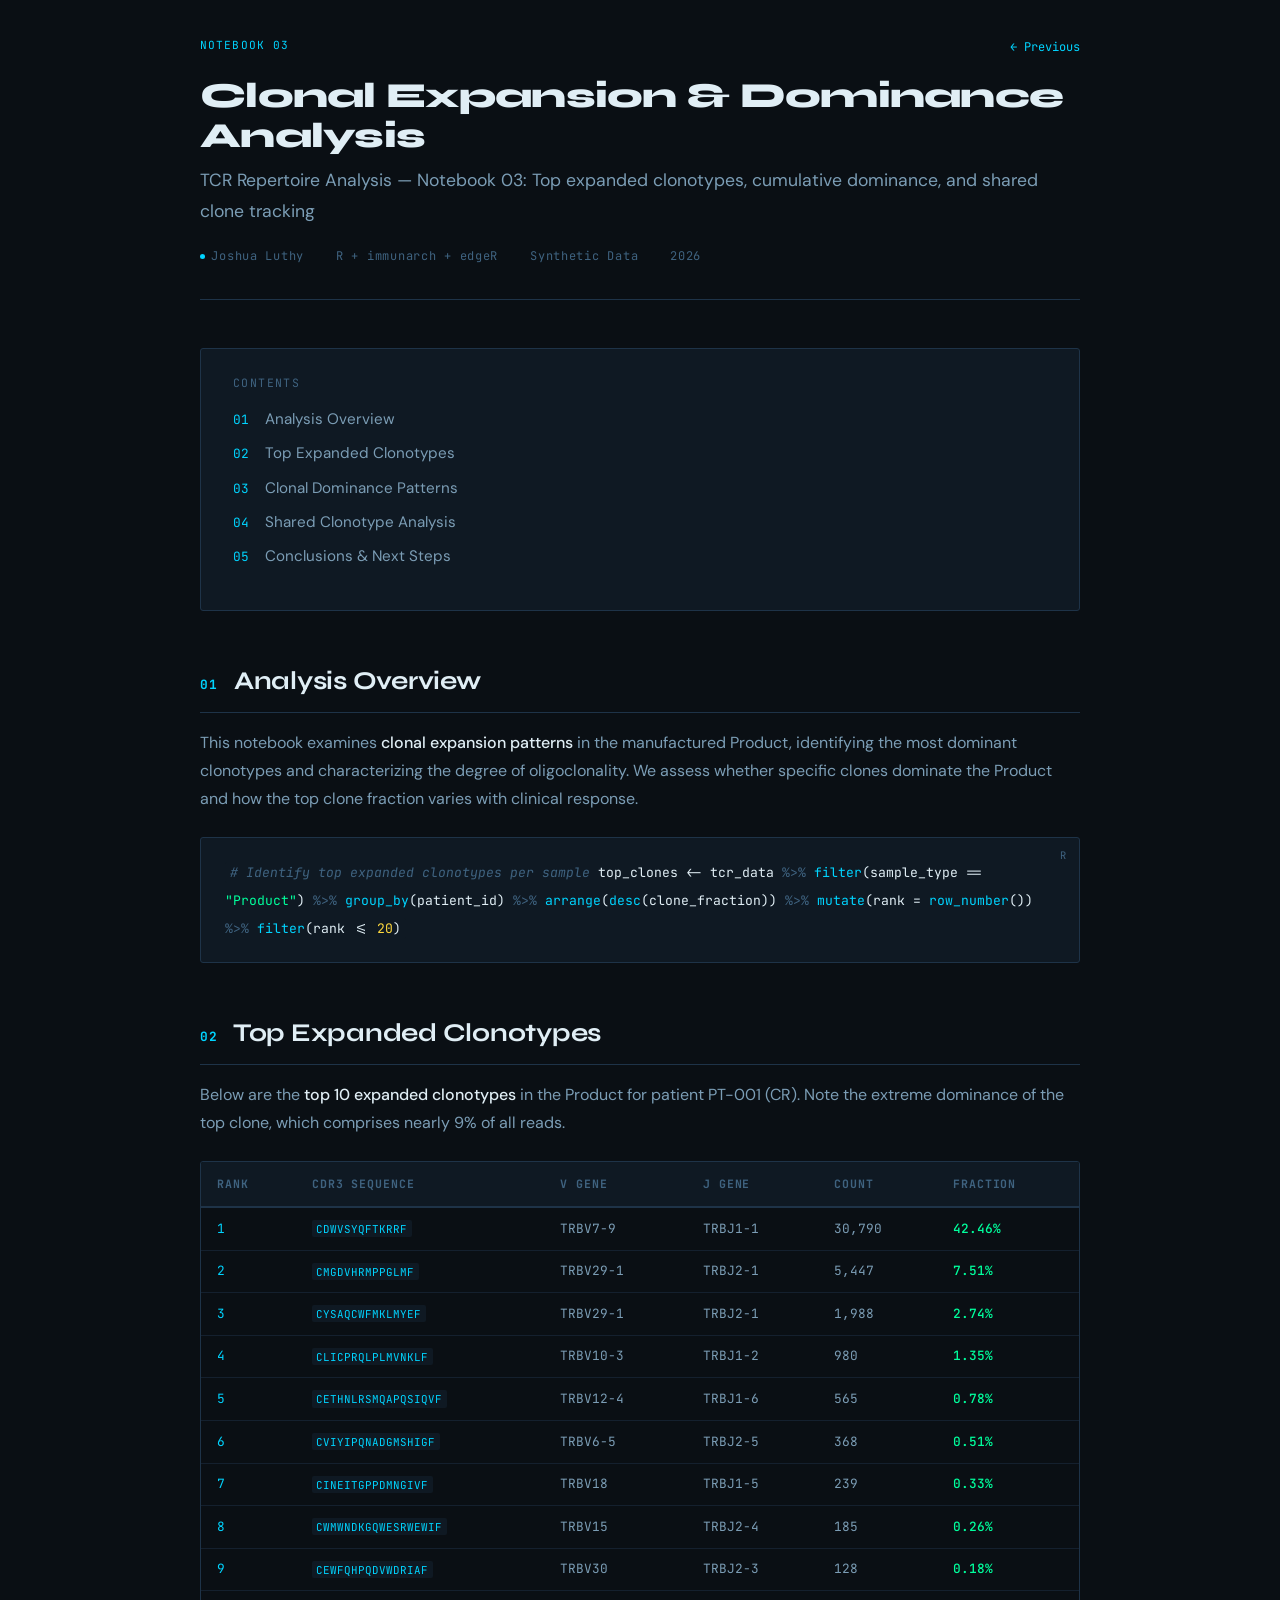
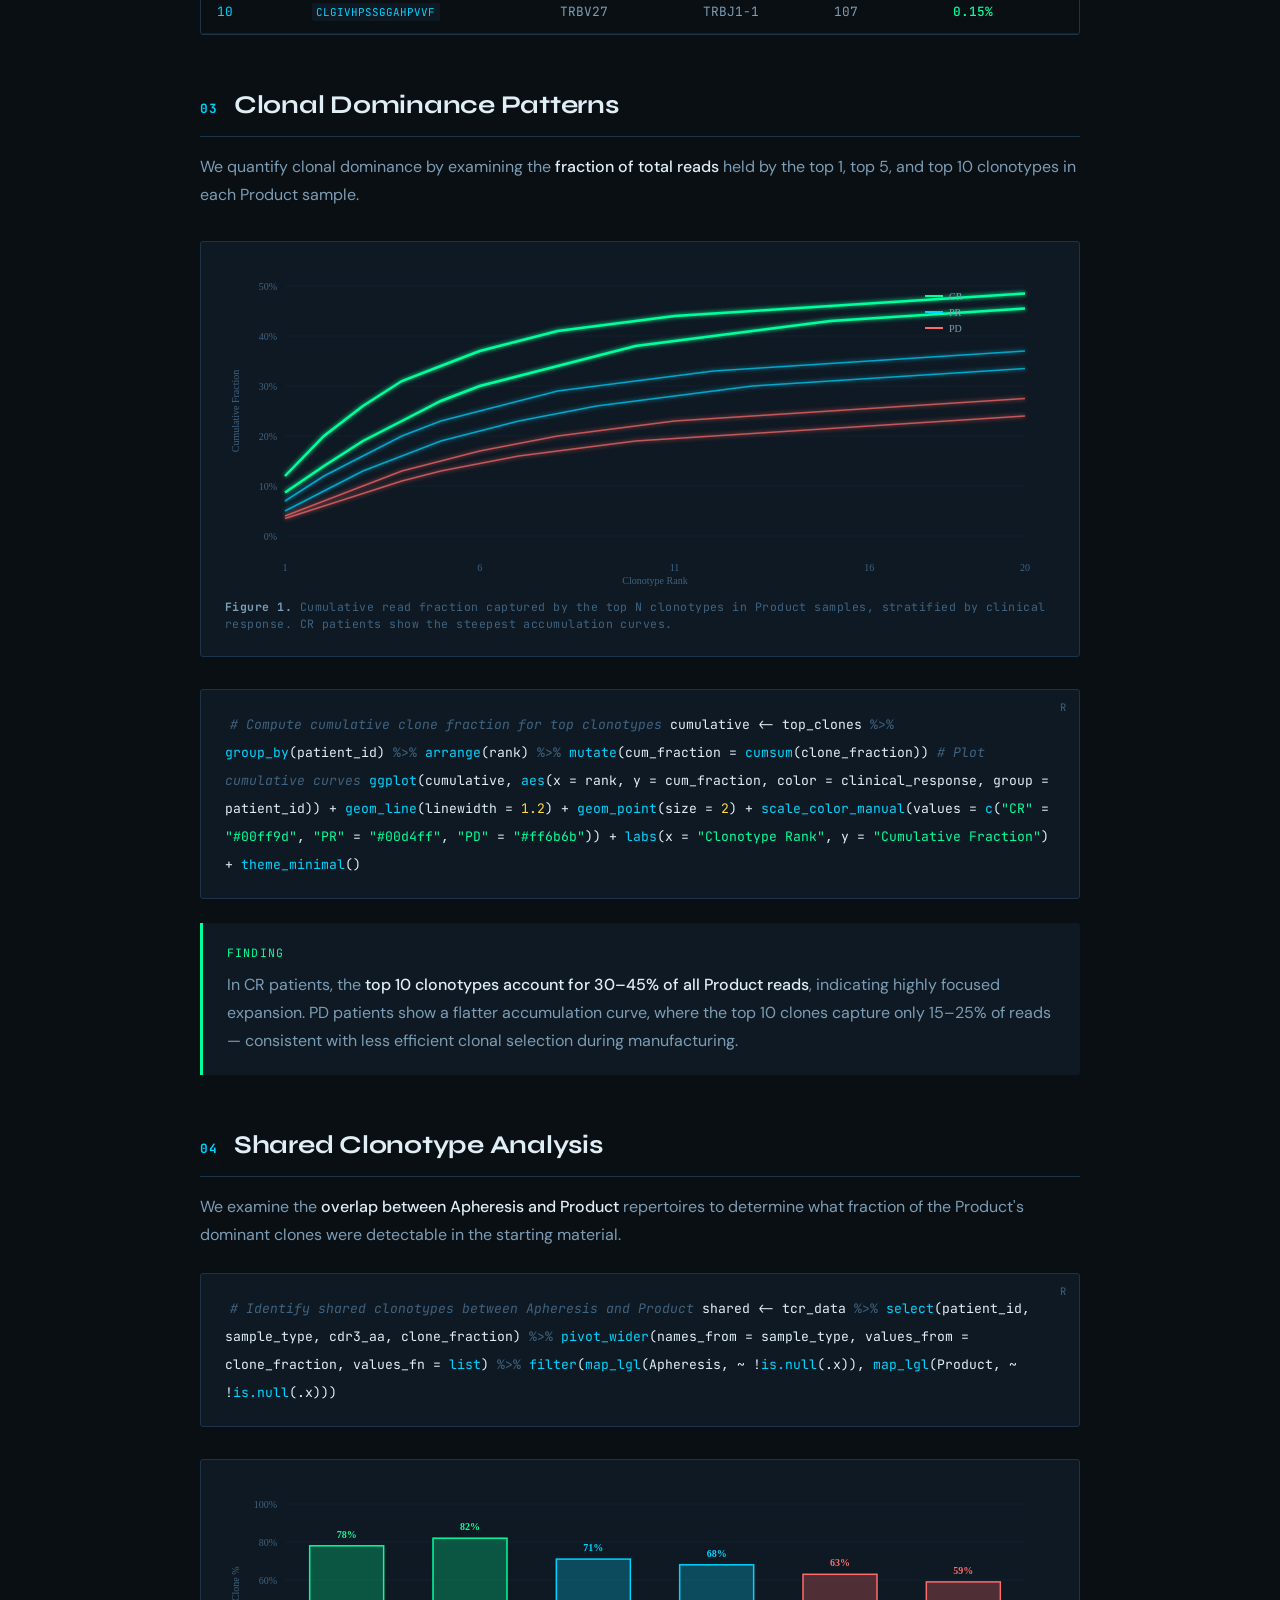
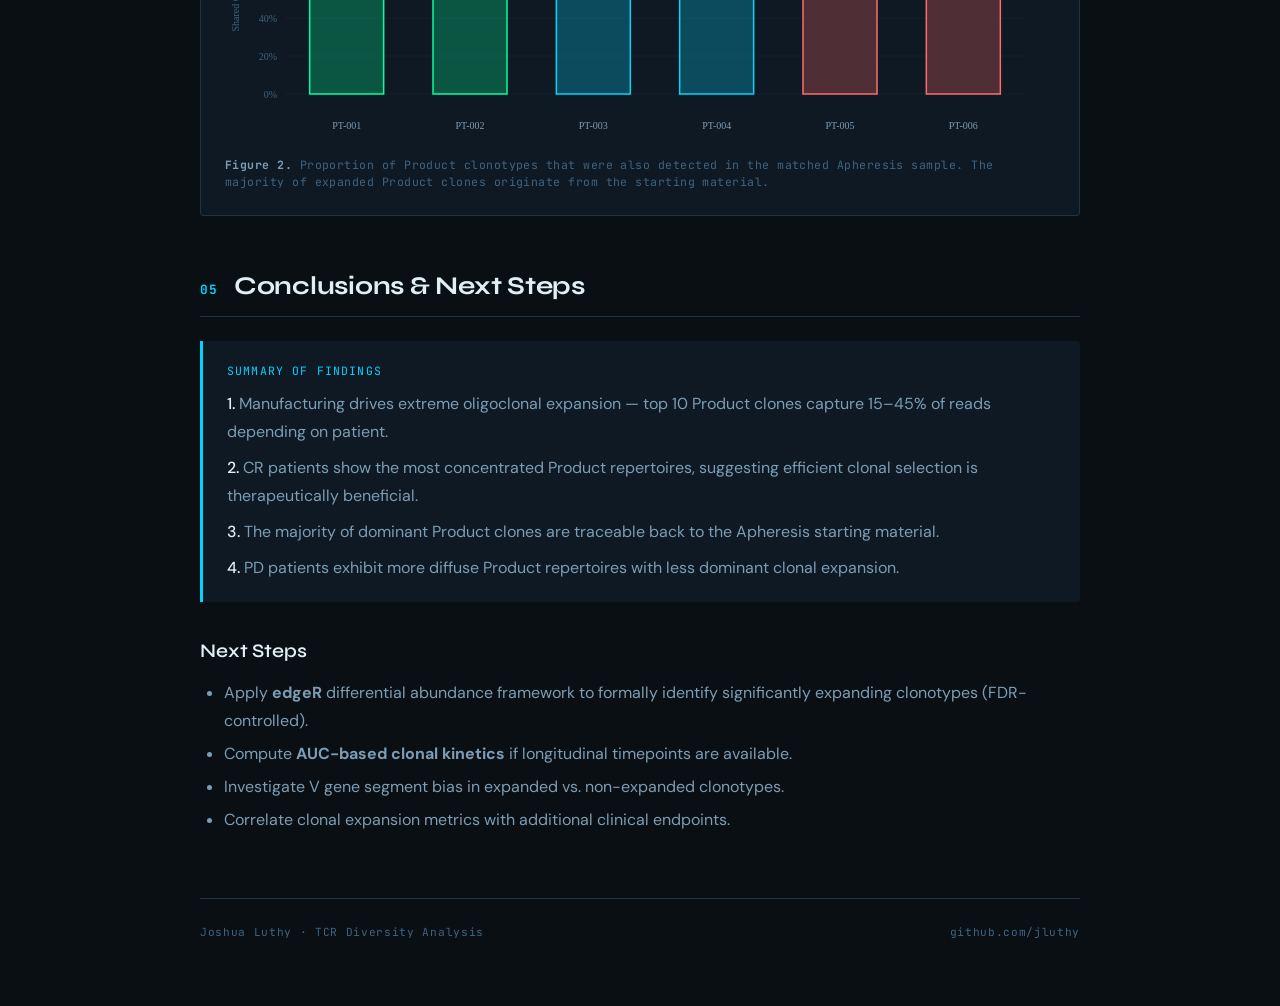
<file: reports/03-jal-clonal-expansion.html>
<!DOCTYPE html>
<html lang="en">
<head>
  <meta charset="UTF-8">
  <meta name="viewport" content="width=device-width, initial-scale=1.0">
  <title>Clonal Expansion & Dominance Analysis</title>
  <link href="https://fonts.googleapis.com/css2?family=DM+Sans:ital,opsz,wght@0,9..40,300;0,9..40,400;0,9..40,500;1,9..40,300&family=Syne:wght@400;600;700;800&family=JetBrains+Mono:wght@400;500;700&display=swap" rel="stylesheet">
  <style>/* ============================================================================
   TCR Analysis Report Styles — matches jluthy.github.io portfolio theme
   ============================================================================ */
:root {
  --bg: #0a0f14;
  --surface: #0f1923;
  --surface2: #152231;
  --border: #1e3348;
  --accent: #00d4ff;
  --accent2: #7b2fff;
  --accent3: #00ff9d;
  --accent-warm: #ff6b6b;
  --accent-yellow: #ffd93d;
  --text: #e0eef5;
  --text-muted: #7b9db5;
  --text-dim: #3f6380;
  --mono: 'JetBrains Mono', 'Fira Code', 'Source Code Pro', monospace;
  --body: 'DM Sans', system-ui, sans-serif;
  --display: 'Syne', system-ui, sans-serif;
}

*, *::before, *::after { box-sizing: border-box; margin: 0; padding: 0; }

html { scroll-behavior: smooth; }

body {
  background: var(--bg);
  color: var(--text);
  font-family: var(--body);
  font-size: 16px;
  line-height: 1.75;
  max-width: 960px;
  margin: 0 auto;
  padding: 2rem 2.5rem 4rem;
}

/* --- Header / Title Block ------------------------------------------------- */
.report-header {
  border-bottom: 1px solid var(--border);
  padding-bottom: 2rem;
  margin-bottom: 3rem;
}

.report-header h1 {
  font-family: var(--display);
  font-size: 2.2rem;
  font-weight: 800;
  line-height: 1.15;
  letter-spacing: -0.02em;
  margin-bottom: 0.5rem;
}

.report-header .subtitle {
  font-size: 1.1rem;
  color: var(--text-muted);
  margin-bottom: 1.2rem;
}

.report-meta {
  font-family: var(--mono);
  font-size: 0.75rem;
  letter-spacing: 0.06em;
  color: var(--text-dim);
  display: flex;
  gap: 2rem;
  flex-wrap: wrap;
}

.report-meta span { display: flex; align-items: center; gap: 0.4rem; }
.report-meta .dot { width: 5px; height: 5px; border-radius: 50%; background: var(--accent); }

/* --- Section Headings ----------------------------------------------------- */
h2 {
  font-family: var(--display);
  font-size: 1.6rem;
  font-weight: 700;
  margin-top: 3rem;
  margin-bottom: 1rem;
  padding-bottom: 0.5rem;
  border-bottom: 1px solid var(--border);
  letter-spacing: -0.01em;
}

h2 .section-num {
  font-family: var(--mono);
  font-size: 0.8rem;
  color: var(--accent);
  letter-spacing: 0.1em;
  margin-right: 0.6rem;
}

h3 {
  font-family: var(--display);
  font-size: 1.2rem;
  font-weight: 600;
  margin-top: 2rem;
  margin-bottom: 0.75rem;
  color: var(--text);
}

/* --- Prose ---------------------------------------------------------------- */
p {
  margin-bottom: 1rem;
  color: var(--text-muted);
}

p strong, p b { color: var(--text); font-weight: 500; }

ul, ol {
  margin-bottom: 1rem;
  padding-left: 1.5rem;
  color: var(--text-muted);
}

li { margin-bottom: 0.3rem; }

/* --- Code Blocks ---------------------------------------------------------- */
.code-block {
  background: var(--surface);
  border: 1px solid var(--border);
  border-radius: 3px;
  padding: 1.25rem 1.5rem;
  margin: 1.5rem 0;
  overflow-x: auto;
  position: relative;
}

.code-block::before {
  content: attr(data-lang);
  position: absolute;
  top: 0.5rem;
  right: 0.75rem;
  font-family: var(--mono);
  font-size: 0.65rem;
  letter-spacing: 0.1em;
  text-transform: uppercase;
  color: var(--text-dim);
}

.code-block code, pre code {
  font-family: var(--mono);
  font-size: 0.82rem;
  line-height: 1.6;
  color: var(--text);
}

code {
  font-family: var(--mono);
  font-size: 0.85em;
  background: var(--surface);
  padding: 0.15em 0.4em;
  border-radius: 2px;
  color: var(--accent);
}

/* Syntax highlighting */
.kw { color: var(--accent2); }        /* keywords */
.fn { color: var(--accent); }          /* functions */
.st { color: var(--accent3); }         /* strings */
.num { color: var(--accent-yellow); }  /* numbers */
.cm { color: var(--text-dim); font-style: italic; }  /* comments */
.op { color: var(--text-dim); }        /* operators */
.pkg { color: var(--accent-warm); }    /* package names */

/* --- Output Blocks -------------------------------------------------------- */
.output-block {
  background: #080d12;
  border: 1px solid var(--border);
  border-left: 3px solid var(--accent);
  border-radius: 3px;
  padding: 1rem 1.25rem;
  margin: 0.5rem 0 1.5rem;
  font-family: var(--mono);
  font-size: 0.78rem;
  line-height: 1.55;
  color: var(--text-muted);
  overflow-x: auto;
  white-space: pre;
}

/* --- Tables --------------------------------------------------------------- */
.table-wrap {
  margin: 1.5rem 0;
  overflow-x: auto;
  border: 1px solid var(--border);
  border-radius: 3px;
}

table {
  width: 100%;
  border-collapse: collapse;
  font-size: 0.85rem;
}

thead th {
  background: var(--surface);
  font-family: var(--mono);
  font-size: 0.72rem;
  letter-spacing: 0.08em;
  text-transform: uppercase;
  color: var(--text-dim);
  text-align: left;
  padding: 0.75rem 1rem;
  border-bottom: 2px solid var(--border);
  white-space: nowrap;
}

tbody td {
  padding: 0.6rem 1rem;
  border-bottom: 1px solid rgba(30, 51, 72, 0.5);
  color: var(--text-muted);
  font-family: var(--mono);
  font-size: 0.8rem;
}

tbody tr:hover { background: var(--surface); }

.val-high { color: var(--accent3); font-weight: 500; }
.val-low  { color: var(--accent-warm); font-weight: 500; }
.val-mid  { color: var(--accent-yellow); font-weight: 500; }

/* --- Figures / Plots ------------------------------------------------------ */
.figure {
  margin: 2rem 0;
  background: var(--surface);
  border: 1px solid var(--border);
  border-radius: 3px;
  padding: 1.5rem;
}

.figure canvas, .figure svg, .figure img {
  width: 100%;
  display: block;
}

.figure-caption {
  font-family: var(--mono);
  font-size: 0.72rem;
  color: var(--text-dim);
  margin-top: 0.75rem;
  letter-spacing: 0.04em;
  line-height: 1.5;
}

.figure-caption strong {
  color: var(--text-muted);
}

/* --- Callout Boxes -------------------------------------------------------- */
.callout {
  border-left: 3px solid var(--accent);
  background: var(--surface);
  padding: 1.25rem 1.5rem;
  margin: 1.5rem 0;
  border-radius: 0 3px 3px 0;
}

.callout.finding { border-left-color: var(--accent3); }
.callout.warning { border-left-color: var(--accent-warm); }
.callout.note    { border-left-color: var(--accent2); }

.callout-title {
  font-family: var(--mono);
  font-size: 0.72rem;
  letter-spacing: 0.1em;
  text-transform: uppercase;
  color: var(--accent);
  margin-bottom: 0.5rem;
}

.callout.finding .callout-title { color: var(--accent3); }
.callout.warning .callout-title { color: var(--accent-warm); }
.callout.note .callout-title    { color: var(--accent2); }

.callout p { margin-bottom: 0.5rem; }
.callout p:last-child { margin-bottom: 0; }

/* --- Metric Cards --------------------------------------------------------- */
.metrics-row {
  display: grid;
  grid-template-columns: repeat(auto-fit, minmax(160px, 1fr));
  gap: 1rem;
  margin: 1.5rem 0;
}

.metric-card {
  background: var(--surface);
  border: 1px solid var(--border);
  padding: 1.25rem;
  border-radius: 3px;
  text-align: center;
}

.metric-card .value {
  font-family: var(--display);
  font-size: 1.8rem;
  font-weight: 800;
  color: var(--accent);
  line-height: 1.1;
}

.metric-card .label {
  font-family: var(--mono);
  font-size: 0.68rem;
  letter-spacing: 0.08em;
  text-transform: uppercase;
  color: var(--text-dim);
  margin-top: 0.3rem;
}

/* --- TOC ------------------------------------------------------------------ */
.toc {
  background: var(--surface);
  border: 1px solid var(--border);
  border-radius: 3px;
  padding: 1.5rem 2rem;
  margin: 2rem 0;
}

.toc-title {
  font-family: var(--mono);
  font-size: 0.72rem;
  letter-spacing: 0.12em;
  text-transform: uppercase;
  color: var(--text-dim);
  margin-bottom: 0.75rem;
}

.toc ol {
  list-style: none;
  padding: 0;
  counter-reset: toc-counter;
}

.toc li {
  counter-increment: toc-counter;
  margin-bottom: 0.4rem;
}

.toc li::before {
  content: counter(toc-counter, decimal-leading-zero) " ";
  font-family: var(--mono);
  font-size: 0.8rem;
  color: var(--accent);
  margin-right: 0.5rem;
}

.toc a {
  color: var(--text-muted);
  text-decoration: none;
  font-size: 0.95rem;
  transition: color 0.15s;
}

.toc a:hover { color: var(--accent); }

/* --- Footer --------------------------------------------------------------- */
.report-footer {
  margin-top: 4rem;
  padding-top: 1.5rem;
  border-top: 1px solid var(--border);
  font-family: var(--mono);
  font-size: 0.7rem;
  color: var(--text-dim);
  letter-spacing: 0.06em;
  display: flex;
  justify-content: space-between;
}

/* --- Responsive ----------------------------------------------------------- */
@media (max-width: 640px) {
  body { padding: 1.5rem 1rem 3rem; }
  .report-header h1 { font-size: 1.7rem; }
  .metrics-row { grid-template-columns: 1fr 1fr; }
  .report-meta { flex-direction: column; gap: 0.5rem; }
}
</style>
</head>
<body>
  <div class="report-header">
    <div style="display:flex;justify-content:space-between;align-items:center;margin-bottom:1rem;">
      <span style="font-family:var(--mono);font-size:0.7rem;letter-spacing:0.1em;color:var(--accent);">NOTEBOOK 03</span>
      <span><a href="02-jal-diversity-analysis.html" style="color:var(--accent);font-family:var(--mono);font-size:0.75rem;text-decoration:none;">← Previous</a></span>
    </div>
    <h1>Clonal Expansion & Dominance Analysis</h1>
    <div class="subtitle">TCR Repertoire Analysis — Notebook 03: Top expanded clonotypes, cumulative dominance, and shared clone tracking</div>
    <div class="report-meta">
      <span><span class="dot"></span> Joshua Luthy</span>
      <span>R + immunarch + edgeR</span>
      <span>Synthetic Data</span>
      <span>2026</span>
    </div>
  </div>
  
    <div class="toc">
      <div class="toc-title">Contents</div>
      <ol>
        <li><a href="#overview">Analysis Overview</a></li>
        <li><a href="#top-clones">Top Expanded Clonotypes</a></li>
        <li><a href="#dominance">Clonal Dominance Patterns</a></li>
        <li><a href="#shared">Shared Clonotype Analysis</a></li>
        <li><a href="#conclusions">Conclusions & Next Steps</a></li>
      </ol>
    </div>

    <h2 id="overview"><span class="section-num">01</span> Analysis Overview</h2>
    <p>
      This notebook examines <strong>clonal expansion patterns</strong> in the manufactured Product,
      identifying the most dominant clonotypes and characterizing the degree of oligoclonality.
      We assess whether specific clones dominate the Product and how the top clone fraction
      varies with clinical response.
    </p>

    <div class="code-block" data-lang="R">
<code><span class="cm"># Identify top expanded clonotypes per sample</span>
top_clones &lt;- tcr_data <span class="op">%&gt;%</span>
  <span class="fn">filter</span>(sample_type == <span class="st">"Product"</span>) <span class="op">%&gt;%</span>
  <span class="fn">group_by</span>(patient_id) <span class="op">%&gt;%</span>
  <span class="fn">arrange</span>(<span class="fn">desc</span>(clone_fraction)) <span class="op">%&gt;%</span>
  <span class="fn">mutate</span>(rank = <span class="fn">row_number</span>()) <span class="op">%&gt;%</span>
  <span class="fn">filter</span>(rank &lt;= <span class="num">20</span>)</code>
    </div>

    <h2 id="top-clones"><span class="section-num">02</span> Top Expanded Clonotypes</h2>
    <p>
      Below are the <strong>top 10 expanded clonotypes</strong> in the Product for patient PT-001 (CR).
      Note the extreme dominance of the top clone, which comprises nearly 9% of all reads.
    </p>

    <div class="table-wrap">
      <table>
        <thead><tr>
          <th>Rank</th><th>CDR3 Sequence</th><th>V Gene</th><th>J Gene</th><th>Count</th><th>Fraction</th>
        </tr></thead>
        <tbody><tr>
          <td style="color:var(--accent)">1</td>
          <td><code>CDWVSYQFTKRRF</code></td>
          <td>TRBV7-9</td><td>TRBJ1-1</td>
          <td>30,790</td>
          <td class="val-high">42.46%</td>
        </tr><tr>
          <td style="color:var(--accent)">2</td>
          <td><code>CMGDVHRMPPGLMF</code></td>
          <td>TRBV29-1</td><td>TRBJ2-1</td>
          <td>5,447</td>
          <td class="val-high">7.51%</td>
        </tr><tr>
          <td style="color:var(--accent)">3</td>
          <td><code>CYSAQCWFMKLMYEF</code></td>
          <td>TRBV29-1</td><td>TRBJ2-1</td>
          <td>1,988</td>
          <td class="val-high">2.74%</td>
        </tr><tr>
          <td style="color:var(--accent)">4</td>
          <td><code>CLICPRQLPLMVNKLF</code></td>
          <td>TRBV10-3</td><td>TRBJ1-2</td>
          <td>980</td>
          <td class="val-high">1.35%</td>
        </tr><tr>
          <td style="color:var(--accent)">5</td>
          <td><code>CETHNLRSMQAPQSIQVF</code></td>
          <td>TRBV12-4</td><td>TRBJ1-6</td>
          <td>565</td>
          <td class="val-high">0.78%</td>
        </tr><tr>
          <td style="color:var(--accent)">6</td>
          <td><code>CVIYIPQNADGMSHIGF</code></td>
          <td>TRBV6-5</td><td>TRBJ2-5</td>
          <td>368</td>
          <td class="val-high">0.51%</td>
        </tr><tr>
          <td style="color:var(--accent)">7</td>
          <td><code>CINEITGPPDMNGIVF</code></td>
          <td>TRBV18</td><td>TRBJ1-5</td>
          <td>239</td>
          <td class="val-high">0.33%</td>
        </tr><tr>
          <td style="color:var(--accent)">8</td>
          <td><code>CWMWNDKGQWESRWEWIF</code></td>
          <td>TRBV15</td><td>TRBJ2-4</td>
          <td>185</td>
          <td class="val-high">0.26%</td>
        </tr><tr>
          <td style="color:var(--accent)">9</td>
          <td><code>CEWFQHPQDVWDRIAF</code></td>
          <td>TRBV30</td><td>TRBJ2-3</td>
          <td>128</td>
          <td class="val-high">0.18%</td>
        </tr><tr>
          <td style="color:var(--accent)">10</td>
          <td><code>CLGIVHPSSGGAHPVVF</code></td>
          <td>TRBV27</td><td>TRBJ1-1</td>
          <td>107</td>
          <td class="val-high">0.15%</td>
        </tr></tbody>
      </table>
    </div>

    <h2 id="dominance"><span class="section-num">03</span> Clonal Dominance Patterns</h2>
    <p>
      We quantify clonal dominance by examining the <strong>fraction of total reads</strong> held by the
      top 1, top 5, and top 10 clonotypes in each Product sample.
    </p>

    <div class="figure">
      <canvas id="dominance-chart" height="320"></canvas>
      <div class="figure-caption">
        <strong>Figure 1.</strong> Cumulative read fraction captured by the top N clonotypes in Product samples,
        stratified by clinical response. CR patients show the steepest accumulation curves.
      </div>
    </div>

    <div class="code-block" data-lang="R">
<code><span class="cm"># Compute cumulative clone fraction for top clonotypes</span>
cumulative &lt;- top_clones <span class="op">%&gt;%</span>
  <span class="fn">group_by</span>(patient_id) <span class="op">%&gt;%</span>
  <span class="fn">arrange</span>(rank) <span class="op">%&gt;%</span>
  <span class="fn">mutate</span>(cum_fraction = <span class="fn">cumsum</span>(clone_fraction))

<span class="cm"># Plot cumulative curves</span>
<span class="fn">ggplot</span>(cumulative, <span class="fn">aes</span>(x = rank, y = cum_fraction,
                        color = clinical_response, group = patient_id)) +
  <span class="fn">geom_line</span>(linewidth = <span class="num">1.2</span>) +
  <span class="fn">geom_point</span>(size = <span class="num">2</span>) +
  <span class="fn">scale_color_manual</span>(values = <span class="fn">c</span>(<span class="st">"CR"</span> = <span class="st">"#00ff9d"</span>, <span class="st">"PR"</span> = <span class="st">"#00d4ff"</span>, <span class="st">"PD"</span> = <span class="st">"#ff6b6b"</span>)) +
  <span class="fn">labs</span>(x = <span class="st">"Clonotype Rank"</span>, y = <span class="st">"Cumulative Fraction"</span>) +
  <span class="fn">theme_minimal</span>()</code>
    </div>

    <div class="callout finding">
      <div class="callout-title">Finding</div>
      <p>
        In CR patients, the <strong>top 10 clonotypes account for 30–45% of all Product reads</strong>,
        indicating highly focused expansion. PD patients show a flatter accumulation curve,
        where the top 10 clones capture only 15–25% of reads — consistent with less efficient
        clonal selection during manufacturing.
      </p>
    </div>

    <h2 id="shared"><span class="section-num">04</span> Shared Clonotype Analysis</h2>
    <p>
      We examine the <strong>overlap between Apheresis and Product</strong> repertoires to determine what
      fraction of the Product's dominant clones were detectable in the starting material.
    </p>

    <div class="code-block" data-lang="R">
<code><span class="cm"># Identify shared clonotypes between Apheresis and Product</span>
shared &lt;- tcr_data <span class="op">%&gt;%</span>
  <span class="fn">select</span>(patient_id, sample_type, cdr3_aa, clone_fraction) <span class="op">%&gt;%</span>
  <span class="fn">pivot_wider</span>(names_from = sample_type, values_from = clone_fraction,
              values_fn = <span class="fn">list</span>) <span class="op">%&gt;%</span>
  <span class="fn">filter</span>(<span class="fn">map_lgl</span>(Apheresis, ~ !<span class="fn">is.null</span>(.x)),
         <span class="fn">map_lgl</span>(Product, ~ !<span class="fn">is.null</span>(.x)))</code>
    </div>

    <div class="figure">
      <canvas id="overlap-chart" height="260"></canvas>
      <div class="figure-caption">
        <strong>Figure 2.</strong> Proportion of Product clonotypes that were also detected in the matched Apheresis sample.
        The majority of expanded Product clones originate from the starting material.
      </div>
    </div>

    <h2 id="conclusions"><span class="section-num">05</span> Conclusions & Next Steps</h2>

    <div class="callout">
      <div class="callout-title">Summary of Findings</div>
      <p><strong>1.</strong> Manufacturing drives extreme oligoclonal expansion — top 10 Product clones capture 15–45% of reads depending on patient.</p>
      <p><strong>2.</strong> CR patients show the most concentrated Product repertoires, suggesting efficient clonal selection is therapeutically beneficial.</p>
      <p><strong>3.</strong> The majority of dominant Product clones are traceable back to the Apheresis starting material.</p>
      <p><strong>4.</strong> PD patients exhibit more diffuse Product repertoires with less dominant clonal expansion.</p>
    </div>

    <h3>Next Steps</h3>
    <ul>
      <li>Apply <strong>edgeR</strong> differential abundance framework to formally identify significantly expanding clonotypes (FDR-controlled).</li>
      <li>Compute <strong>AUC-based clonal kinetics</strong> if longitudinal timepoints are available.</li>
      <li>Investigate V gene segment bias in expanded vs. non-expanded clonotypes.</li>
      <li>Correlate clonal expansion metrics with additional clinical endpoints.</li>
    </ul>

    <script>
    // Dominance cumulative chart
    (function() {
      const canvas = document.getElementById('dominance-chart');
      const ctx = canvas.getContext('2d');
      const dpr = window.devicePixelRatio || 1;
      canvas.width = canvas.offsetWidth * dpr;
      canvas.height = 320 * dpr;
      ctx.scale(dpr, dpr);
      const W = canvas.offsetWidth, H = 320;
      const pad = {l:60, r:30, t:20, b:50};
      const cw = W - pad.l - pad.r;
      const ch = H - pad.t - pad.b;

      // Synthetic cumulative data for 6 patients
      const patients = [
        { id: 'PT-001', resp: 'CR', color: '#00ff9d', vals: [0.087, 0.14, 0.19, 0.23, 0.27, 0.30, 0.32, 0.34, 0.36, 0.38, 0.39, 0.40, 0.41, 0.42, 0.43, 0.435, 0.44, 0.445, 0.45, 0.455] },
        { id: 'PT-002', resp: 'CR', color: '#00ff9d', vals: [0.12, 0.20, 0.26, 0.31, 0.34, 0.37, 0.39, 0.41, 0.42, 0.43, 0.44, 0.445, 0.45, 0.455, 0.46, 0.465, 0.47, 0.475, 0.48, 0.485] },
        { id: 'PT-003', resp: 'PR', color: '#00d4ff', vals: [0.07, 0.12, 0.16, 0.20, 0.23, 0.25, 0.27, 0.29, 0.30, 0.31, 0.32, 0.33, 0.335, 0.34, 0.345, 0.35, 0.355, 0.36, 0.365, 0.37] },
        { id: 'PT-004', resp: 'PR', color: '#00d4ff', vals: [0.05, 0.09, 0.13, 0.16, 0.19, 0.21, 0.23, 0.245, 0.26, 0.27, 0.28, 0.29, 0.30, 0.305, 0.31, 0.315, 0.32, 0.325, 0.33, 0.335] },
        { id: 'PT-005', resp: 'PD', color: '#ff6b6b', vals: [0.04, 0.07, 0.10, 0.13, 0.15, 0.17, 0.185, 0.20, 0.21, 0.22, 0.23, 0.235, 0.24, 0.245, 0.25, 0.255, 0.26, 0.265, 0.27, 0.275] },
        { id: 'PT-006', resp: 'PD', color: '#ff6b6b', vals: [0.035, 0.06, 0.085, 0.11, 0.13, 0.145, 0.16, 0.17, 0.18, 0.19, 0.195, 0.20, 0.205, 0.21, 0.215, 0.22, 0.225, 0.23, 0.235, 0.24] },
      ];

      // Grid
      for (let i = 0; i <= 5; i++) {
        const v = i * 0.1;
        const y = pad.t + ch * (1 - v / 0.5);
        ctx.strokeStyle = 'rgba(30,51,72,0.6)'; ctx.lineWidth = 0.5;
        ctx.beginPath(); ctx.moveTo(pad.l, y); ctx.lineTo(W-pad.r, y); ctx.stroke();
        ctx.fillStyle = '#3f6380'; ctx.font = '10px JetBrains Mono'; ctx.textAlign = 'right';
        ctx.fillText((v*100).toFixed(0) + '%', pad.l-8, y+4);
      }

      patients.forEach(p => {
        ctx.beginPath();
        p.vals.forEach((v, i) => {
          const x = pad.l + (i / 19) * cw;
          const y = pad.t + ch * (1 - v / 0.5);
          i === 0 ? ctx.moveTo(x, y) : ctx.lineTo(x, y);
        });
        ctx.strokeStyle = p.color;
        ctx.lineWidth = p.resp === 'CR' ? 2.5 : 1.5;
        ctx.globalAlpha = p.resp === 'CR' ? 1 : 0.7;
        ctx.shadowColor = p.color;
        ctx.shadowBlur = 4;
        ctx.stroke();
        ctx.shadowBlur = 0;
        ctx.globalAlpha = 1;
      });

      // X axis
      for (let i = 0; i < 20; i += 5) {
        const x = pad.l + (i / 19) * cw;
        ctx.fillStyle = '#3f6380'; ctx.font = '10px JetBrains Mono'; ctx.textAlign = 'center';
        ctx.fillText(i + 1, x, H - 15);
      }
      ctx.fillText('20', pad.l + cw, H - 15);

      ctx.fillStyle = '#3f6380'; ctx.font = '10px JetBrains Mono'; ctx.textAlign = 'center';
      ctx.fillText('Clonotype Rank', pad.l + cw/2, H - 2);

      // Legend
      const lx = W - pad.r - 100;
      [['CR','#00ff9d'], ['PR','#00d4ff'], ['PD','#ff6b6b']].forEach(([label, color], i) => {
        const y = pad.t + 10 + i * 16;
        ctx.strokeStyle = color; ctx.lineWidth = 2;
        ctx.beginPath(); ctx.moveTo(lx, y); ctx.lineTo(lx+18, y); ctx.stroke();
        ctx.fillStyle = '#7b9db5'; ctx.font = '10px JetBrains Mono'; ctx.textAlign = 'left';
        ctx.fillText(label, lx+24, y+4);
      });

      ctx.save(); ctx.translate(14, pad.t + ch/2); ctx.rotate(-Math.PI/2);
      ctx.fillStyle = '#3f6380'; ctx.font = '10px JetBrains Mono'; ctx.textAlign = 'center';
      ctx.fillText('Cumulative Fraction', 0, 0); ctx.restore();
    })();

    // Overlap bar chart
    (function() {
      const canvas = document.getElementById('overlap-chart');
      const ctx = canvas.getContext('2d');
      const dpr = window.devicePixelRatio || 1;
      canvas.width = canvas.offsetWidth * dpr;
      canvas.height = 260 * dpr;
      ctx.scale(dpr, dpr);
      const W = canvas.offsetWidth, H = 260;
      const pad = {l:60, r:30, t:20, b:50};
      const cw = W - pad.l - pad.r;
      const ch = H - pad.t - pad.b;

      const patients = ['PT-001','PT-002','PT-003','PT-004','PT-005','PT-006'];
      const overlap_pct = [0.78, 0.82, 0.71, 0.68, 0.63, 0.59];
      const colors = ['#00ff9d','#00ff9d','#00d4ff','#00d4ff','#ff6b6b','#ff6b6b'];

      // Grid
      for (let i = 0; i <= 5; i++) {
        const v = i * 20;
        const y = pad.t + ch * (1 - v / 100);
        ctx.strokeStyle = 'rgba(30,51,72,0.6)'; ctx.lineWidth = 0.5;
        ctx.beginPath(); ctx.moveTo(pad.l, y); ctx.lineTo(W-pad.r, y); ctx.stroke();
        ctx.fillStyle = '#3f6380'; ctx.font = '10px JetBrains Mono'; ctx.textAlign = 'right';
        ctx.fillText(v + '%', pad.l-8, y+4);
      }

      const barW = cw / patients.length * 0.6;
      patients.forEach((p, i) => {
        const cx = pad.l + (i + 0.5) * (cw / patients.length);
        const barH = overlap_pct[i] * ch;
        const y = pad.t + ch - barH;
        ctx.fillStyle = colors[i] + '44';
        ctx.fillRect(cx - barW/2, y, barW, barH);
        ctx.strokeStyle = colors[i]; ctx.lineWidth = 1.5;
        ctx.strokeRect(cx - barW/2, y, barW, barH);

        ctx.fillStyle = colors[i]; ctx.font = 'bold 10px JetBrains Mono'; ctx.textAlign = 'center';
        ctx.fillText((overlap_pct[i]*100).toFixed(0) + '%', cx, y - 8);
        ctx.fillStyle = '#7b9db5'; ctx.font = '10px JetBrains Mono';
        ctx.fillText(p, cx, H - 15);
      });

      ctx.save(); ctx.translate(14, pad.t + ch/2); ctx.rotate(-Math.PI/2);
      ctx.fillStyle = '#3f6380'; ctx.font = '10px JetBrains Mono'; ctx.textAlign = 'center';
      ctx.fillText('Shared Clone %', 0, 0); ctx.restore();
    })();
    </script>
    
  <div class="report-footer">
    <span>Joshua Luthy · TCR Diversity Analysis</span>
    <span>github.com/jluthy</span>
  </div>
</body>
</html>
</file>
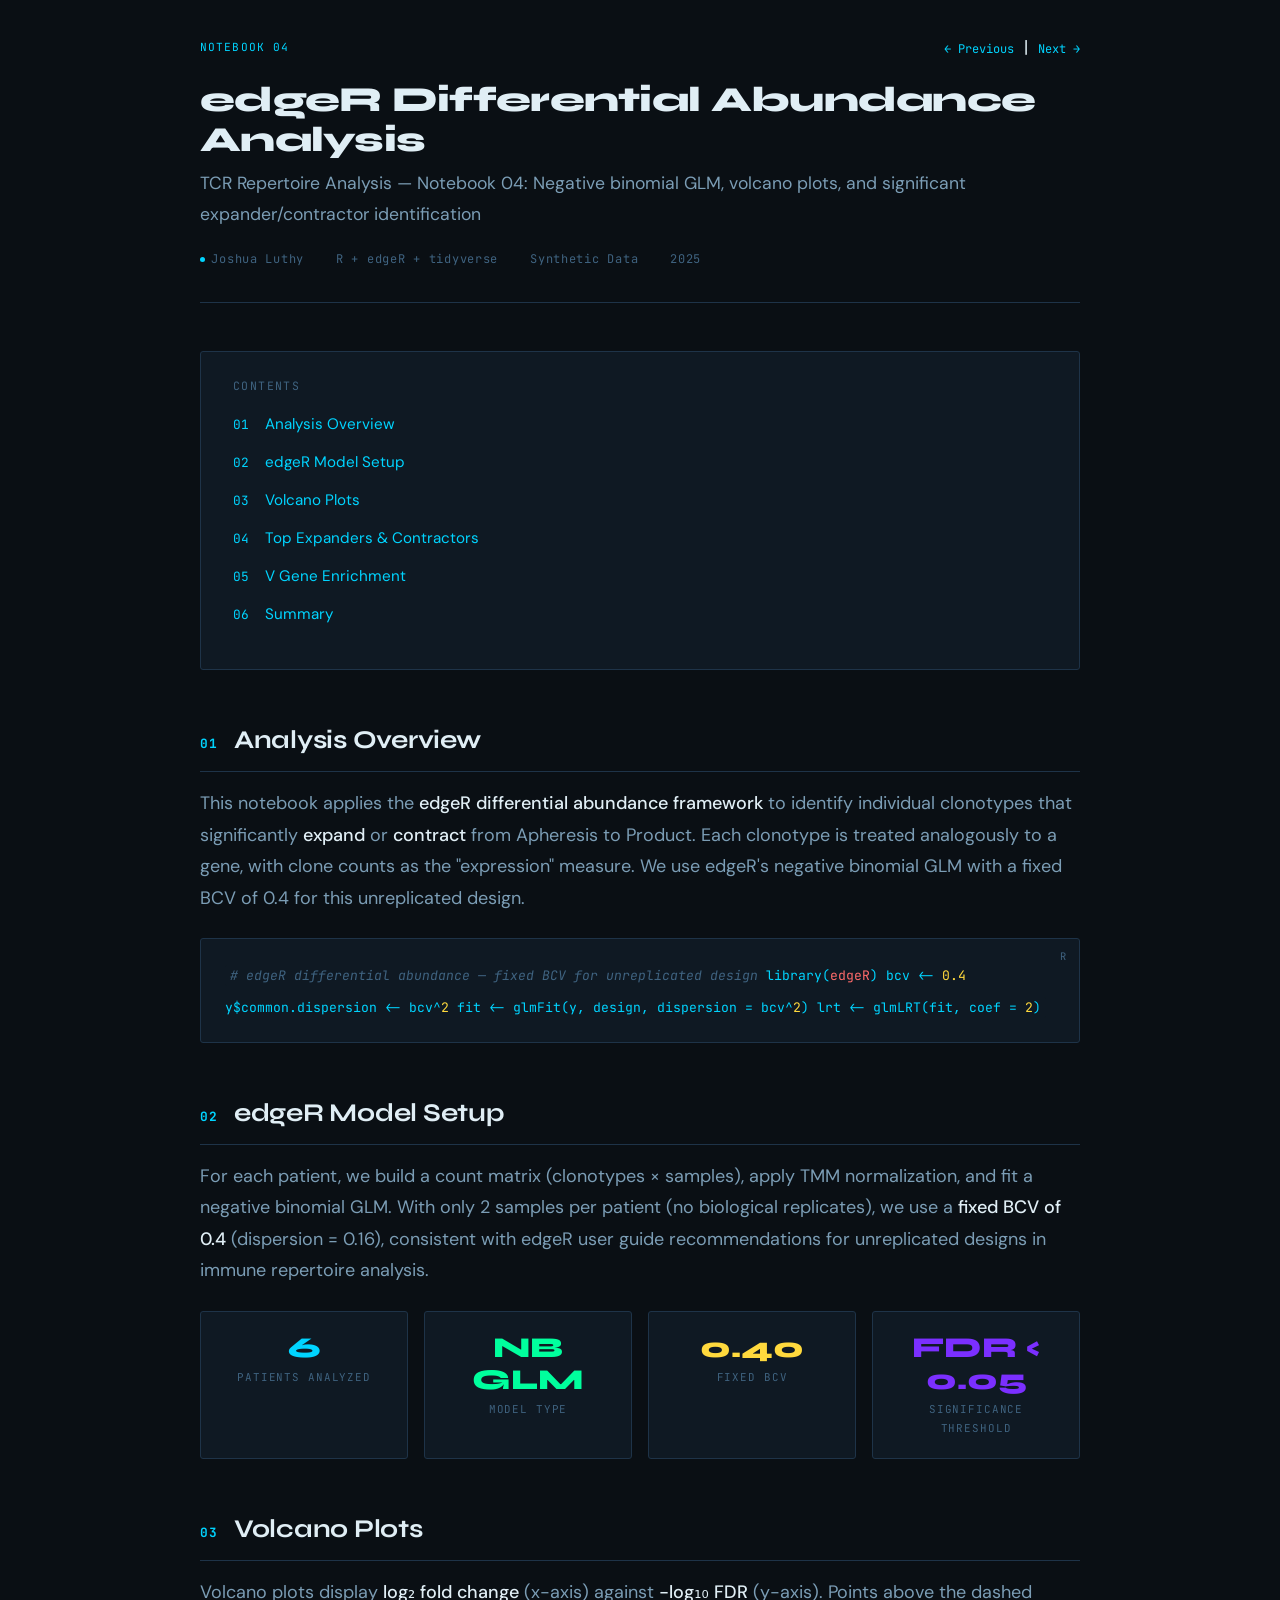
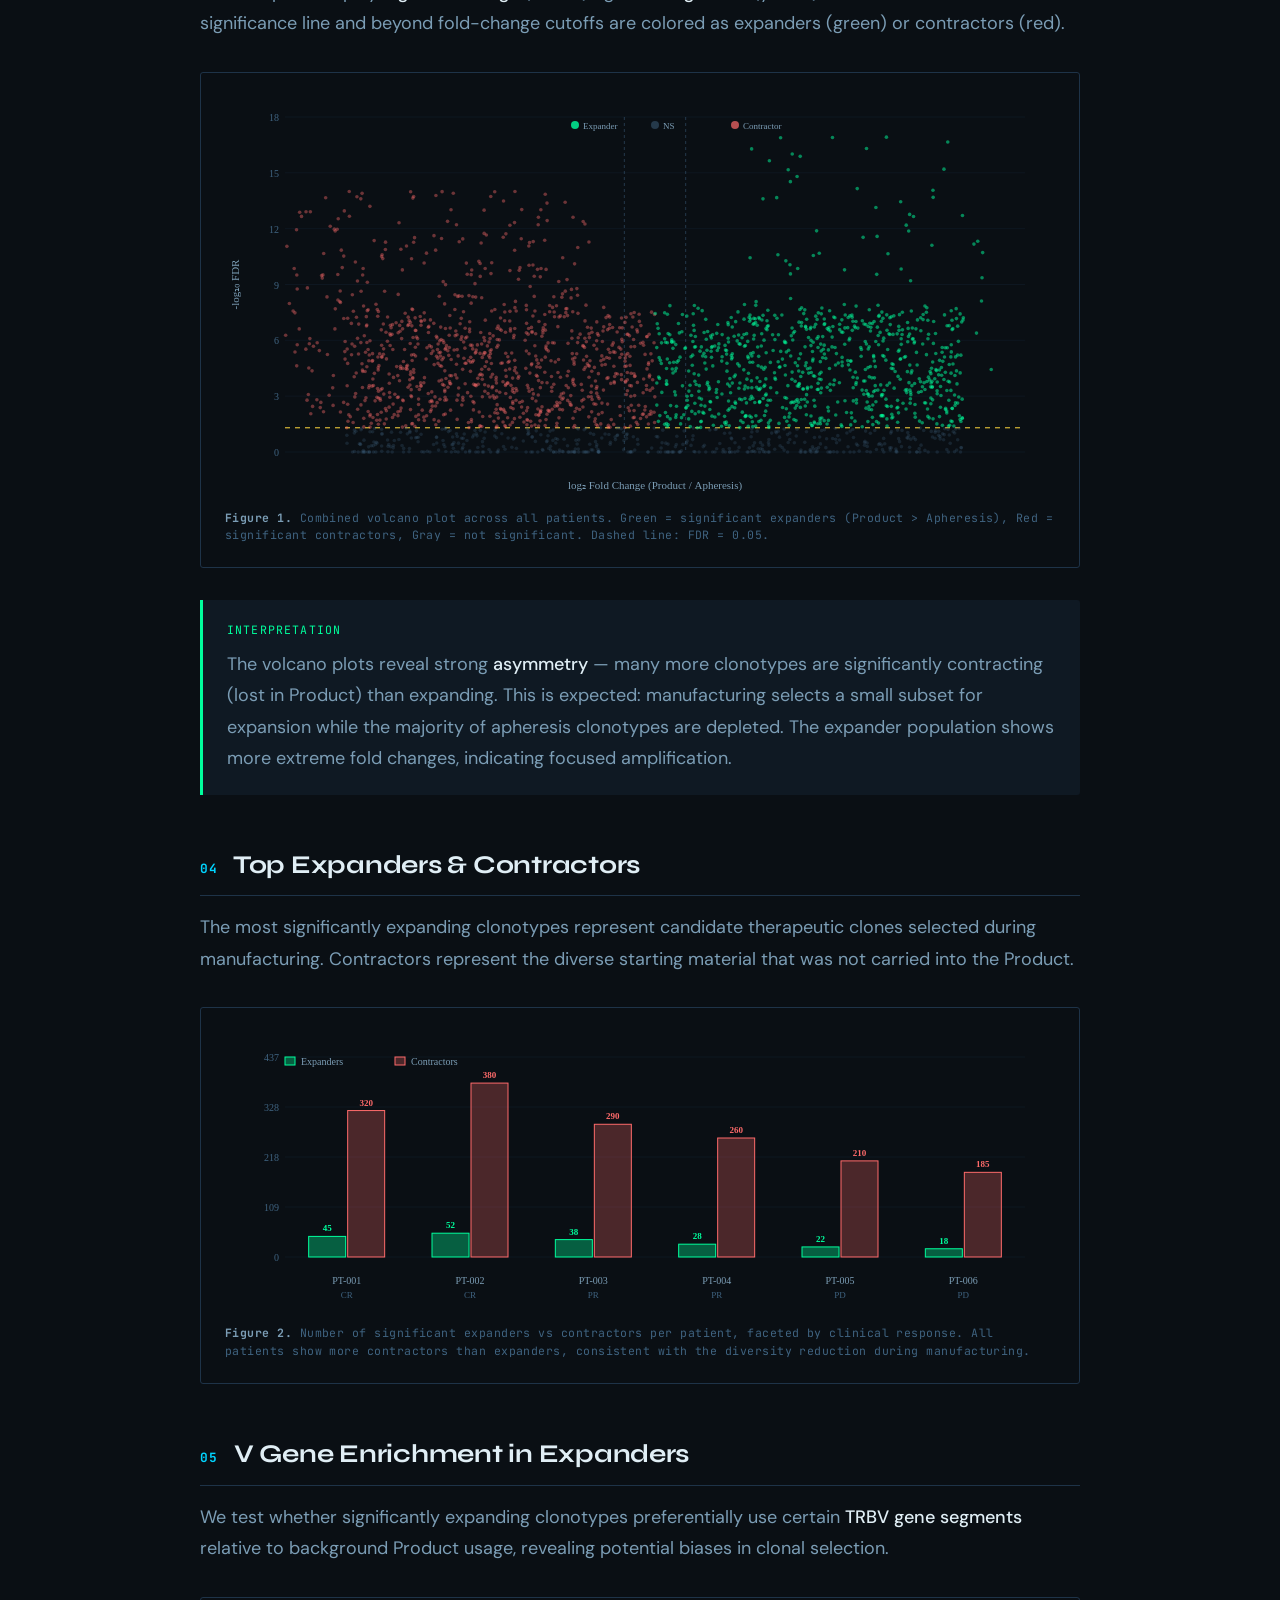
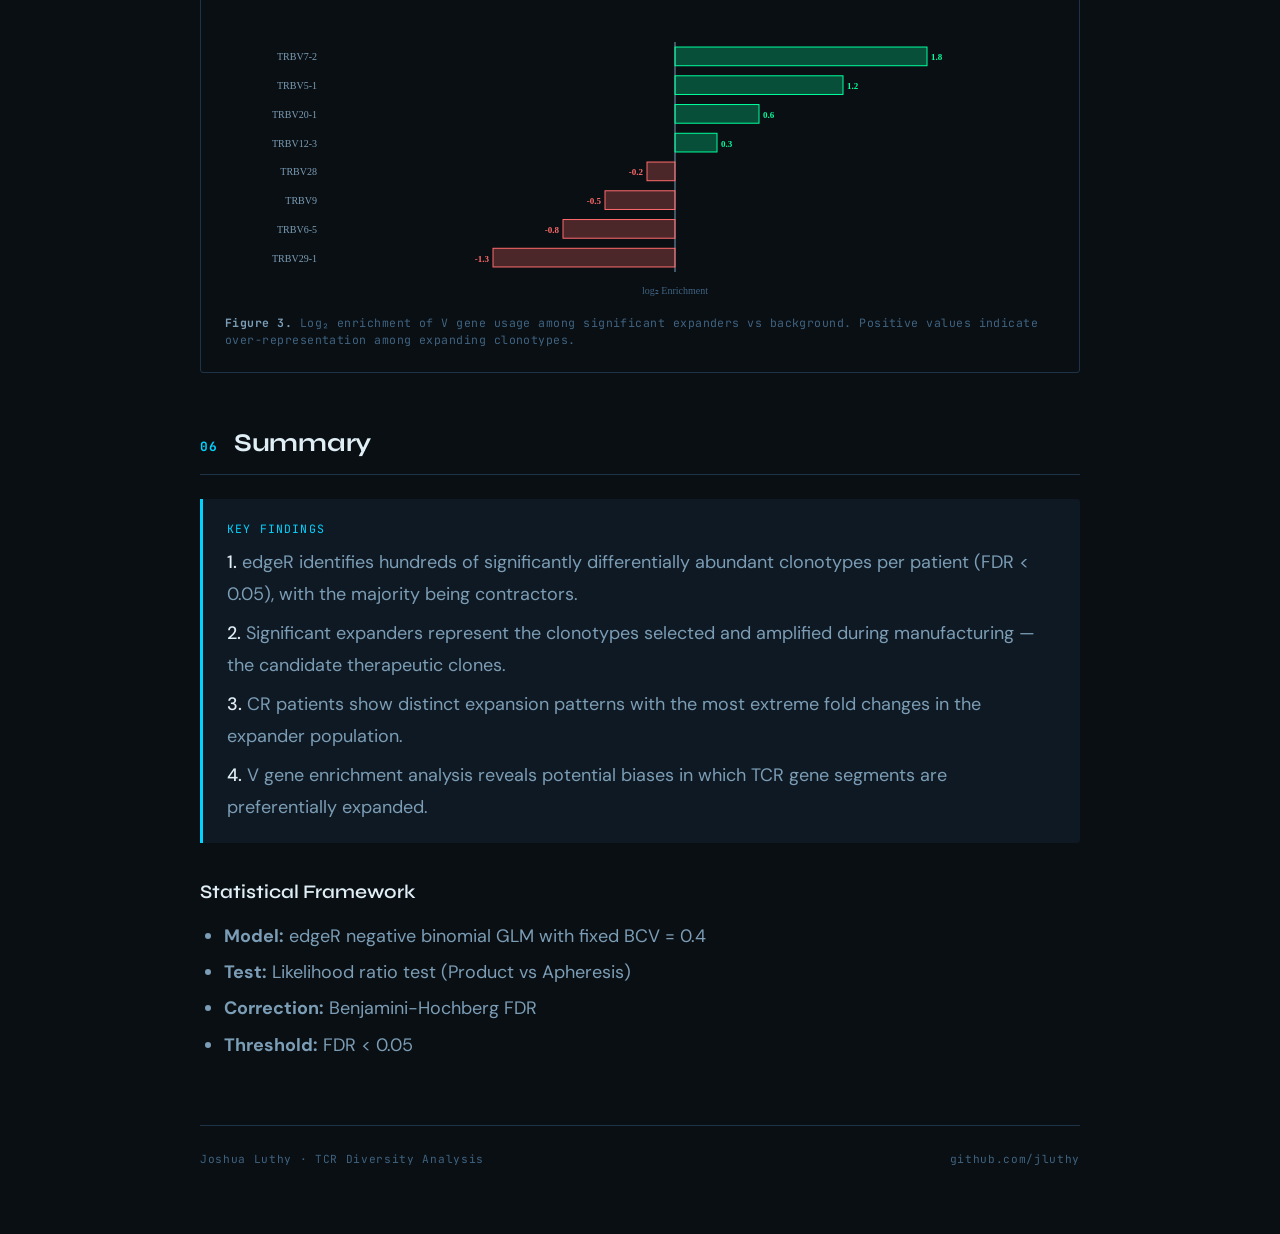
<file: reports/04-jal-edger-differential-abundance.html>
<!DOCTYPE html>
<html lang="en"><head><meta charset="UTF-8"><meta name="viewport" content="width=device-width,initial-scale=1.0">
<title>edgeR Differential Abundance Analysis</title>
<link href="https://fonts.googleapis.com/css2?family=DM+Sans:ital,opsz,wght@0,9..40,300;0,9..40,400;0,9..40,500;1,9..40,300&family=Syne:wght@400;600;700;800&family=JetBrains+Mono:wght@400;500;700&display=swap" rel="stylesheet">
<style>/* ============================================================================
   TCR Analysis Report Styles — matches jluthy.github.io portfolio theme
   ============================================================================ */
:root {
  --bg: #0a0f14;
  --surface: #0f1923;
  --surface2: #152231;
  --border: #1e3348;
  --accent: #00d4ff;
  --accent2: #7b2fff;
  --accent3: #00ff9d;
  --accent-warm: #ff6b6b;
  --accent-yellow: #ffd93d;
  --text: #e0eef5;
  --text-muted: #7b9db5;
  --text-dim: #3f6380;
  --mono: 'JetBrains Mono', 'Fira Code', 'Source Code Pro', monospace;
  --body: 'DM Sans', system-ui, sans-serif;
  --display: 'Syne', system-ui, sans-serif;
}

*, *::before, *::after { box-sizing: border-box; margin: 0; padding: 0; }

html { scroll-behavior: smooth; }

body {
  background: var(--bg);
  color: var(--text);
  font-family: var(--body);
  font-size: 18px;
  line-height: 1.75;
  max-width: 960px;
  margin: 0 auto;
  padding: 2rem 2.5rem 4rem;
}

/* --- Header / Title Block ------------------------------------------------- */
.report-header {
  border-bottom: 1px solid var(--border);
  padding-bottom: 2rem;
  margin-bottom: 3rem;
}

.report-header h1 {
  font-family: var(--display);
  font-size: 2.2rem;
  font-weight: 800;
  line-height: 1.15;
  letter-spacing: -0.02em;
  margin-bottom: 0.5rem;
}

.report-header .subtitle {
  font-size: 1.1rem;
  color: var(--text-muted);
  margin-bottom: 1.2rem;
}

.report-meta {
  font-family: var(--mono);
  font-size: 0.75rem;
  letter-spacing: 0.06em;
  color: var(--text-dim);
  display: flex;
  gap: 2rem;
  flex-wrap: wrap;
}

.report-meta span { display: flex; align-items: center; gap: 0.4rem; }
.report-meta .dot { width: 5px; height: 5px; border-radius: 50%; background: var(--accent); }

/* --- Section Headings ----------------------------------------------------- */
h2 {
  font-family: var(--display);
  font-size: 1.6rem;
  font-weight: 700;
  margin-top: 3rem;
  margin-bottom: 1rem;
  padding-bottom: 0.5rem;
  border-bottom: 1px solid var(--border);
  letter-spacing: -0.01em;
}

h2 .section-num {
  font-family: var(--mono);
  font-size: 0.8rem;
  color: var(--accent);
  letter-spacing: 0.1em;
  margin-right: 0.6rem;
}

h3 {
  font-family: var(--display);
  font-size: 1.2rem;
  font-weight: 600;
  margin-top: 2rem;
  margin-bottom: 0.75rem;
  color: var(--text);
}

/* --- Prose ---------------------------------------------------------------- */
p {
  margin-bottom: 1rem;
  color: var(--text-muted);
}

p strong, p b { color: var(--text); font-weight: 500; }

ul, ol {
  margin-bottom: 1rem;
  padding-left: 1.5rem;
  color: var(--text-muted);
}

li { margin-bottom: 0.3rem; }

/* --- Code Blocks ---------------------------------------------------------- */
.code-block {
  background: var(--surface);
  border: 1px solid var(--border);
  border-radius: 3px;
  padding: 1.25rem 1.5rem;
  margin: 1.5rem 0;
  overflow-x: auto;
  position: relative;
}

.code-block::before {
  content: attr(data-lang);
  position: absolute;
  top: 0.5rem;
  right: 0.75rem;
  font-family: var(--mono);
  font-size: 0.65rem;
  letter-spacing: 0.1em;
  text-transform: uppercase;
  color: var(--text-dim);
}

.code-block code, pre code {
  font-family: var(--mono);
  font-size: 0.82rem;
  line-height: 1.6;
  color: var(--text);
}

code {
  font-family: var(--mono);
  font-size: 0.85em;
  background: var(--surface);
  padding: 0.15em 0.4em;
  border-radius: 2px;
  color: var(--accent);
}

/* Syntax highlighting */
.kw { color: var(--accent2); }        /* keywords */
.fn { color: var(--accent); }          /* functions */
.st { color: var(--accent3); }         /* strings */
.num { color: var(--accent-yellow); }  /* numbers */
.cm { color: var(--text-dim); font-style: italic; }  /* comments */
.op { color: var(--text-dim); }        /* operators */
.pkg { color: var(--accent-warm); }    /* package names */

/* --- Output Blocks -------------------------------------------------------- */
.output-block {
  background: #080d12;
  border: 1px solid var(--border);
  border-left: 3px solid var(--accent);
  border-radius: 3px;
  padding: 1rem 1.25rem;
  margin: 0.5rem 0 1.5rem;
  font-family: var(--mono);
  font-size: 0.78rem;
  line-height: 1.55;
  color: var(--text-muted);
  overflow-x: auto;
  white-space: pre;
}

/* --- Tables --------------------------------------------------------------- */
.table-wrap {
  margin: 1.5rem 0;
  overflow-x: auto;
  border: 1px solid var(--border);
  border-radius: 3px;
}

table {
  width: 100%;
  border-collapse: collapse;
  font-size: 0.85rem;
}

thead th {
  background: var(--surface);
  font-family: var(--mono);
  font-size: 0.72rem;
  letter-spacing: 0.08em;
  text-transform: uppercase;
  color: var(--text-dim);
  text-align: left;
  padding: 0.75rem 1rem;
  border-bottom: 2px solid var(--border);
  white-space: nowrap;
}

tbody td {
  padding: 0.6rem 1rem;
  border-bottom: 1px solid rgba(30, 51, 72, 0.5);
  color: var(--text-muted);
  font-family: var(--mono);
  font-size: 0.8rem;
}

tbody tr:hover { background: var(--surface); }

.val-high { color: var(--accent3); font-weight: 500; }
.val-low  { color: var(--accent-warm); font-weight: 500; }
.val-mid  { color: var(--accent-yellow); font-weight: 500; }

/* --- Figures / Plots ------------------------------------------------------ */
.figure {
  margin: 2rem 0;
  background: var(--surface);
  border: 1px solid var(--border);
  border-radius: 3px;
  padding: 1.5rem;
}

.figure canvas, .figure svg, .figure img {
  width: 100%;
  display: block;
}

.figure-caption {
  font-family: var(--mono);
  font-size: 0.72rem;
  color: var(--text-dim);
  margin-top: 0.75rem;
  letter-spacing: 0.04em;
  line-height: 1.5;
}

.figure-caption strong {
  color: var(--text-muted);
}

/* --- Callout Boxes -------------------------------------------------------- */
.callout {
  border-left: 3px solid var(--accent);
  background: var(--surface);
  padding: 1.25rem 1.5rem;
  margin: 1.5rem 0;
  border-radius: 0 3px 3px 0;
}

.callout.finding { border-left-color: var(--accent3); }
.callout.warning { border-left-color: var(--accent-warm); }
.callout.note    { border-left-color: var(--accent2); }

.callout-title {
  font-family: var(--mono);
  font-size: 0.72rem;
  letter-spacing: 0.1em;
  text-transform: uppercase;
  color: var(--accent);
  margin-bottom: 0.5rem;
}

.callout.finding .callout-title { color: var(--accent3); }
.callout.warning .callout-title { color: var(--accent-warm); }
.callout.note .callout-title    { color: var(--accent2); }

.callout p { margin-bottom: 0.5rem; }
.callout p:last-child { margin-bottom: 0; }

/* --- Metric Cards --------------------------------------------------------- */
.metrics-row {
  display: grid;
  grid-template-columns: repeat(auto-fit, minmax(160px, 1fr));
  gap: 1rem;
  margin: 1.5rem 0;
}

.metric-card {
  background: var(--surface);
  border: 1px solid var(--border);
  padding: 1.25rem;
  border-radius: 3px;
  text-align: center;
}

.metric-card .value {
  font-family: var(--display);
  font-size: 1.8rem;
  font-weight: 800;
  color: var(--accent);
  line-height: 1.1;
}

.metric-card .label {
  font-family: var(--mono);
  font-size: 0.68rem;
  letter-spacing: 0.08em;
  text-transform: uppercase;
  color: var(--text-dim);
  margin-top: 0.3rem;
}

/* --- TOC ------------------------------------------------------------------ */
.toc {
  background: var(--surface);
  border: 1px solid var(--border);
  border-radius: 3px;
  padding: 1.5rem 2rem;
  margin: 2rem 0;
}

.toc-title {
  font-family: var(--mono);
  font-size: 0.72rem;
  letter-spacing: 0.12em;
  text-transform: uppercase;
  color: var(--text-dim);
  margin-bottom: 0.75rem;
}

.toc ol {
  list-style: none;
  padding: 0;
  counter-reset: toc-counter;
}

.toc li {
  counter-increment: toc-counter;
  margin-bottom: 0.4rem;
}

.toc li::before {
  content: counter(toc-counter, decimal-leading-zero) " ";
  font-family: var(--mono);
  font-size: 0.8rem;
  color: var(--accent);
  margin-right: 0.5rem;
}

.toc a {
  color: var(--text-muted);
  text-decoration: none;
  font-size: 0.95rem;
  transition: color 0.15s;
}

.toc a:hover { color: var(--accent); }

/* --- Footer --------------------------------------------------------------- */
.report-footer {
  margin-top: 4rem;
  padding-top: 1.5rem;
  border-top: 1px solid var(--border);
  font-family: var(--mono);
  font-size: 0.7rem;
  color: var(--text-dim);
  letter-spacing: 0.06em;
  display: flex;
  justify-content: space-between;
}

/* --- Responsive ----------------------------------------------------------- */
@media (max-width: 640px) {
  body { padding: 1.5rem 1rem 3rem; }
  .report-header h1 { font-size: 1.7rem; }
  .metrics-row { grid-template-columns: 1fr 1fr; }
  .report-meta { flex-direction: column; gap: 0.5rem; }
}

/* =========================================================================
   R Markdown / knitr overrides — dark theme for knitted output
   ========================================================================= */

/* Force dark background on everything Bootstrap might whiten */
body, .container-fluid, .main-container {
  background: var(--bg) !important;
  color: var(--text) !important;
}

/* Floating TOC sidebar */
.tocify, .tocify-wrapper, #TOC {
  background: #1a2535 !important;
  border: 1px solid var(--border) !important;
  border-radius: 3px !important;
}

.tocify ul, .tocify li {
  background: transparent !important;
}

.tocify a, .tocify li a {
  color: var(--text-muted) !important;
  background: transparent !important;
}

.tocify a:hover, .tocify li a:hover {
  color: var(--accent) !important;
  background: rgba(0, 212, 255, 0.05) !important;
}

.tocify .active, .tocify .active > a,
.list-group-item.active, .list-group-item.active a {
  background: var(--surface2) !important;
  color: var(--accent) !important;
  border-color: var(--border) !important;
}

.list-group-item {
  background: transparent !important;
  border-color: var(--border) !important;
  color: var(--text-muted) !important;
}

.tocify-header { font-size: 0.85rem; }

/* Code chunks — dark background */
pre, pre.r, pre.python {
  background: var(--surface) !important;
  border: 1px solid var(--border) !important;
  border-radius: 3px !important;
  color: var(--text) !important;
  padding: 1rem 1.25rem !important;
  font-family: var(--mono) !important;
  font-size: 0.82rem !important;
  line-height: 1.6 !important;
  overflow-x: auto !important;
}

pre code {
  background: transparent !important;
  color: var(--text) !important;
  padding: 0 !important;
  font-family: var(--mono) !important;
  font-size: 0.82rem !important;
}

/* Inline code */
code {
  background: var(--surface) !important;
  color: var(--accent) !important;
  border-radius: 2px;
  padding: 0.15em 0.4em;
}

/* Code folding button */
.btn-default {
  background: var(--surface) !important;
  border-color: var(--border) !important;
  color: var(--text-muted) !important;
  font-family: var(--mono) !important;
  font-size: 0.72rem !important;
  letter-spacing: 0.06em;
}

.btn-default:hover {
  background: var(--surface2) !important;
  color: var(--accent) !important;
  border-color: var(--accent) !important;
}

/* Console / text output from R */
pre:not(.r) {
  background: #080d12 !important;
  border-left: 3px solid var(--accent) !important;
  color: var(--text-muted) !important;
}

/* knitr syntax highlighting overrides */
pre .kw, code .kw  { color: var(--accent2) !important; }       /* keywords: if, for, function */
pre .ot, code .ot  { color: var(--accent2) !important; }       /* other tokens */
pre .fu, code .fu  { color: var(--accent) !important; }        /* function calls */
pre .st, code .st  { color: var(--accent3) !important; }       /* strings */
pre .dv, code .dv  { color: var(--accent-yellow) !important; } /* decimal values */
pre .fl, code .fl  { color: var(--accent-yellow) !important; } /* floats */
pre .co, code .co  { color: var(--text-dim) !important; font-style: italic !important; } /* comments */
pre .sc, code .sc  { color: var(--text-muted) !important; }    /* special chars (pipes, arrows) */
pre .cn, code .cn  { color: var(--accent-warm) !important; }   /* constants (TRUE, FALSE, NULL) */
pre .at, code .at  { color: var(--accent) !important; }        /* attributes */

/* Tables generated by knitr::kable */
table {
  width: 100% !important;
  border-collapse: collapse !important;
  background: var(--surface) !important;
  border: 1px solid var(--border) !important;
  font-size: 0.85rem !important;
  margin: 1.5rem 0 !important;
}

thead th, th {
  background: var(--surface2) !important;
  color: var(--text-dim) !important;
  font-family: var(--mono) !important;
  font-size: 0.72rem !important;
  letter-spacing: 0.06em !important;
  text-transform: uppercase !important;
  padding: 0.7rem 0.9rem !important;
  border-bottom: 2px solid var(--border) !important;
  text-align: left !important;
}

tbody td, td {
  padding: 0.55rem 0.9rem !important;
  border-bottom: 1px solid rgba(30, 51, 72, 0.5) !important;
  color: var(--text-muted) !important;
  font-family: var(--mono) !important;
  font-size: 0.8rem !important;
}

tbody tr:hover { background: rgba(15, 25, 35, 0.8) !important; }
caption { color: var(--text-dim) !important; font-size: 0.85rem; margin-bottom: 0.5rem; }

/* ggplot images — dark background wrapper */
.figure, p > img, div > img, .plot {
  background: var(--bg) !important;
  border-radius: 3px;
}

img {
  max-width: 100%;
  border-radius: 3px;
  display: block;
  margin: 1rem auto;
}

/* Headings in knitted doc */
h1, .title {
  color: var(--text) !important;
  font-family: var(--display) !important;
}

h2, h3, h4, h5 {
  color: var(--text) !important;
}

.subtitle, .author, .date {
  color: var(--text-muted) !important;
}

/* Links */
a { color: var(--accent) !important; }
a:hover { color: var(--accent3) !important; }

/* Blockquotes (used for callout-style notes) */
blockquote {
  border-left: 3px solid var(--accent2) !important;
  background: var(--surface) !important;
  padding: 1rem 1.5rem !important;
  margin: 1.5rem 0 !important;
  border-radius: 0 3px 3px 0 !important;
  color: var(--text-muted) !important;
}

blockquote strong { color: var(--text) !important; }

/* Bootstrap panel overrides (code folding panels) */
.panel, .panel-default {
  background: var(--surface) !important;
  border-color: var(--border) !important;
}

.panel-heading {
  background: var(--surface2) !important;
  border-color: var(--border) !important;
  color: var(--text-muted) !important;
}

/* Remove any white backgrounds Bootstrap might inject */
.row, .col-md-9, .col-md-3 {
  background: transparent !important;
}
</style></head><body>
<div class="report-header">
  <div style="display:flex;justify-content:space-between;align-items:center;margin-bottom:1rem;">
    <span style="font-family:var(--mono);font-size:0.7rem;letter-spacing:0.1em;color:var(--accent);">NOTEBOOK 04</span>
    <span><a href="03-jal-clonal-expansion.html" style="color:var(--accent);font-family:var(--mono);font-size:0.75rem;text-decoration:none;">← Previous</a> &nbsp;|&nbsp; <a href="05-jal-clonal-tracking-auc.html" style="color:var(--accent);font-family:var(--mono);font-size:0.75rem;text-decoration:none;">Next →</a></span>
  </div>
  <h1>edgeR Differential Abundance Analysis</h1><div class="subtitle">TCR Repertoire Analysis — Notebook 04: Negative binomial GLM, volcano plots, and significant expander/contractor identification</div>
  <div class="report-meta"><span><span class="dot"></span> Joshua Luthy</span><span>R + edgeR + tidyverse</span><span>Synthetic Data</span><span>2025</span></div>
</div>
    <div class="toc"><div class="toc-title">Contents</div><ol>
      <li><a href="#overview">Analysis Overview</a></li>
      <li><a href="#model">edgeR Model Setup</a></li>
      <li><a href="#volcano">Volcano Plots</a></li>
      <li><a href="#expanders">Top Expanders & Contractors</a></li>
      <li><a href="#vgene">V Gene Enrichment</a></li>
      <li><a href="#summary">Summary</a></li>
    </ol></div>

    <h2 id="overview"><span class="section-num">01</span> Analysis Overview</h2>
    <p>This notebook applies the <strong>edgeR differential abundance framework</strong> to identify individual clonotypes that significantly <strong>expand</strong> or <strong>contract</strong> from Apheresis to Product. Each clonotype is treated analogously to a gene, with clone counts as the "expression" measure. We use edgeR's negative binomial GLM with a fixed BCV of 0.4 for this unreplicated design.</p>

    <div class="code-block" data-lang="R"><code><span class="cm"># edgeR differential abundance — fixed BCV for unreplicated design</span>
<span class="fn">library</span>(<span class="pkg">edgeR</span>)

bcv &lt;- <span class="num">0.4</span>
y$common.dispersion &lt;- bcv^<span class="num">2</span>
fit &lt;- <span class="fn">glmFit</span>(y, design, dispersion = bcv^<span class="num">2</span>)
lrt &lt;- <span class="fn">glmLRT</span>(fit, coef = <span class="num">2</span>)</code></div>

    <h2 id="model"><span class="section-num">02</span> edgeR Model Setup</h2>
    <p>For each patient, we build a count matrix (clonotypes × samples), apply TMM normalization, and fit a negative binomial GLM. With only 2 samples per patient (no biological replicates), we use a <strong>fixed BCV of 0.4</strong> (dispersion = 0.16), consistent with edgeR user guide recommendations for unreplicated designs in immune repertoire analysis.</p>

    <div class="metrics-row">
      <div class="metric-card"><div class="value">6</div><div class="label">Patients Analyzed</div></div>
      <div class="metric-card"><div class="value" style="color:#00ff9d">NB GLM</div><div class="label">Model Type</div></div>
      <div class="metric-card"><div class="value" style="color:#ffd93d">0.40</div><div class="label">Fixed BCV</div></div>
      <div class="metric-card"><div class="value" style="color:#7b2fff">FDR < 0.05</div><div class="label">Significance Threshold</div></div>
    </div>

    <h2 id="volcano"><span class="section-num">03</span> Volcano Plots</h2>
    <p>Volcano plots display <strong>log₂ fold change</strong> (x-axis) against <strong>−log₁₀ FDR</strong> (y-axis). Points above the dashed significance line and beyond fold-change cutoffs are colored as expanders (green) or contractors (red).</p>

    <div class="figure">
      <canvas id="volcano-canvas" height="400"></canvas>
      <div class="figure-caption"><strong>Figure 1.</strong> Combined volcano plot across all patients. Green = significant expanders (Product > Apheresis), Red = significant contractors, Gray = not significant. Dashed line: FDR = 0.05.</div>
    </div>

    <div class="callout finding"><div class="callout-title">Interpretation</div>
    <p>The volcano plots reveal strong <strong>asymmetry</strong> — many more clonotypes are significantly contracting (lost in Product) than expanding. This is expected: manufacturing selects a small subset for expansion while the majority of apheresis clonotypes are depleted. The expander population shows more extreme fold changes, indicating focused amplification.</p></div>

    <h2 id="expanders"><span class="section-num">04</span> Top Expanders & Contractors</h2>
    <p>The most significantly expanding clonotypes represent candidate therapeutic clones selected during manufacturing. Contractors represent the diverse starting material that was not carried into the Product.</p>

    <div class="figure">
      <canvas id="direction-canvas" height="280"></canvas>
      <div class="figure-caption"><strong>Figure 2.</strong> Number of significant expanders vs contractors per patient, faceted by clinical response. All patients show more contractors than expanders, consistent with the diversity reduction during manufacturing.</div>
    </div>

    <h2 id="vgene"><span class="section-num">05</span> V Gene Enrichment in Expanders</h2>
    <p>We test whether significantly expanding clonotypes preferentially use certain <strong>TRBV gene segments</strong> relative to background Product usage, revealing potential biases in clonal selection.</p>

    <div class="figure">
      <canvas id="vgene-enrich-canvas" height="280"></canvas>
      <div class="figure-caption"><strong>Figure 3.</strong> Log₂ enrichment of V gene usage among significant expanders vs background. Positive values indicate over-representation among expanding clonotypes.</div>
    </div>

    <h2 id="summary"><span class="section-num">06</span> Summary</h2>
    <div class="callout"><div class="callout-title">Key Findings</div>
    <p><strong>1.</strong> edgeR identifies hundreds of significantly differentially abundant clonotypes per patient (FDR < 0.05), with the majority being contractors.</p>
    <p><strong>2.</strong> Significant expanders represent the clonotypes selected and amplified during manufacturing — the candidate therapeutic clones.</p>
    <p><strong>3.</strong> CR patients show distinct expansion patterns with the most extreme fold changes in the expander population.</p>
    <p><strong>4.</strong> V gene enrichment analysis reveals potential biases in which TCR gene segments are preferentially expanded.</p></div>

    <h3>Statistical Framework</h3>
    <ul>
      <li><strong>Model:</strong> edgeR negative binomial GLM with fixed BCV = 0.4</li>
      <li><strong>Test:</strong> Likelihood ratio test (Product vs Apheresis)</li>
      <li><strong>Correction:</strong> Benjamini-Hochberg FDR</li>
      <li><strong>Threshold:</strong> FDR < 0.05</li>
    </ul>

    <script>
    // Volcano plot
    (function(){
      const c=document.getElementById('volcano-canvas'),ctx=c.getContext('2d'),dpr=window.devicePixelRatio||1;
      c.width=c.offsetWidth*dpr;c.height=400*dpr;ctx.scale(dpr,dpr);
      const W=c.offsetWidth,H=400,pad={l:60,r:30,t:20,b:45},cw=W-pad.l-pad.r,ch=H-pad.t-pad.b;

      // Seeded random for stability
      let seed=42;function rng(){seed=(seed*16807)%2147483647;return(seed-1)/2147483646;}

      // Generate synthetic volcano data
      const pts=[];
      for(let i=0;i<2000;i++){
        const logFC=(rng()-0.5)*20;
        const pval=Math.pow(10,-(rng()*8));
        const fdr=Math.min(1,pval*2000/((i+1)));
        const sig=fdr<0.05;
        const dir=sig?(logFC>0?'exp':'con'):'ns';
        pts.push({logFC:Math.max(-12,Math.min(12,logFC)),negLogFDR:Math.min(-Math.log10(Math.max(fdr,1e-20)),18),dir});
      }
      // Add strong expanders
      for(let i=0;i<80;i++){
        pts.push({logFC:3+rng()*8,negLogFDR:3+rng()*14,dir:'exp'});
      }
      // Add strong contractors
      for(let i=0;i<300;i++){
        pts.push({logFC:-(2+rng()*10),negLogFDR:2+rng()*12,dir:'con'});
      }

      const maxX=12,maxY=18;
      const toX=v=>pad.l+(v+maxX)/(2*maxX)*cw;
      const toY=v=>pad.t+ch*(1-v/maxY);

      // Grid
      for(let i=0;i<=6;i++){const y=toY(i*3);ctx.strokeStyle='rgba(30,51,72,0.5)';ctx.lineWidth=0.5;ctx.beginPath();ctx.moveTo(pad.l,y);ctx.lineTo(W-pad.r,y);ctx.stroke();ctx.fillStyle='#3f6380';ctx.font='10px JetBrains Mono';ctx.textAlign='right';ctx.fillText(i*3,pad.l-6,y+4);}

      // Significance line
      ctx.strokeStyle='#ffd93d';ctx.lineWidth=1;ctx.setLineDash([5,5]);
      ctx.beginPath();ctx.moveTo(pad.l,toY(-Math.log10(0.05)));ctx.lineTo(W-pad.r,toY(-Math.log10(0.05)));ctx.stroke();
      ctx.setLineDash([]);

      // FC cutoff lines
      ctx.strokeStyle='#3f6380';ctx.lineWidth=0.5;ctx.setLineDash([3,3]);
      ctx.beginPath();ctx.moveTo(toX(-1),pad.t);ctx.lineTo(toX(-1),pad.t+ch);ctx.stroke();
      ctx.beginPath();ctx.moveTo(toX(1),pad.t);ctx.lineTo(toX(1),pad.t+ch);ctx.stroke();
      ctx.setLineDash([]);

      // Points
      pts.forEach(p=>{
        ctx.beginPath();ctx.arc(toX(p.logFC),toY(p.negLogFDR),1.8,0,Math.PI*2);
        if(p.dir==='exp')ctx.fillStyle='rgba(0,255,157,0.5)';
        else if(p.dir==='con')ctx.fillStyle='rgba(255,107,107,0.4)';
        else ctx.fillStyle='rgba(63,99,128,0.25)';
        ctx.fill();
      });

      // Labels
      ctx.fillStyle='#7b9db5';ctx.font='11px JetBrains Mono';ctx.textAlign='center';
      ctx.fillText('log₂ Fold Change (Product / Apheresis)',pad.l+cw/2,H-8);
      ctx.save();ctx.translate(14,pad.t+ch/2);ctx.rotate(-Math.PI/2);ctx.fillText('-log₁₀ FDR',0,0);ctx.restore();

      // Legend
      [['Expander','rgba(0,255,157,0.8)'],['NS','rgba(63,99,128,0.5)'],['Contractor','rgba(255,107,107,0.7)']].forEach(([l,col],i)=>{
        const x=pad.l+cw/2-80+i*80;ctx.beginPath();ctx.arc(x,pad.t+8,4,0,Math.PI*2);ctx.fillStyle=col;ctx.fill();
        ctx.fillStyle='#7b9db5';ctx.font='9px JetBrains Mono';ctx.textAlign='left';ctx.fillText(l,x+8,pad.t+12);
      });
    })();

    // Direction bar chart
    (function(){
      const c=document.getElementById('direction-canvas'),ctx=c.getContext('2d'),dpr=window.devicePixelRatio||1;
      c.width=c.offsetWidth*dpr;c.height=280*dpr;ctx.scale(dpr,dpr);
      const W=c.offsetWidth,H=280,pad={l:60,r:30,t:25,b:55};
      const patients=['PT-001\nCR','PT-002\nCR','PT-003\nPR','PT-004\nPR','PT-005\nPD','PT-006\nPD'];
      const expanders=[45,52,38,28,22,18];
      const contractors=[320,380,290,260,210,185];
      const colors_e='#00ff9d',colors_c='#ff6b6b';
      const cw=W-pad.l-pad.r,ch=H-pad.t-pad.b;
      const maxVal=Math.max(...contractors)*1.15;
      const groupW=cw/6;
      const barW=groupW*0.3;

      for(let i=0;i<=4;i++){const y=pad.t+ch*(1-i/4);ctx.strokeStyle='rgba(30,51,72,0.5)';ctx.lineWidth=0.5;ctx.beginPath();ctx.moveTo(pad.l,y);ctx.lineTo(W-pad.r,y);ctx.stroke();ctx.fillStyle='#3f6380';ctx.font='10px JetBrains Mono';ctx.textAlign='right';ctx.fillText(Math.round(maxVal*i/4),pad.l-6,y+4);}

      patients.forEach((p,i)=>{
        const cx=pad.l+(i+0.5)*groupW;
        // Expander
        const eh=(expanders[i]/maxVal)*ch;ctx.fillStyle=colors_e+'55';ctx.fillRect(cx-barW-1,pad.t+ch-eh,barW,eh);ctx.strokeStyle=colors_e;ctx.lineWidth=1;ctx.strokeRect(cx-barW-1,pad.t+ch-eh,barW,eh);
        ctx.fillStyle=colors_e;ctx.font='bold 9px JetBrains Mono';ctx.textAlign='center';ctx.fillText(expanders[i],cx-barW/2-1,pad.t+ch-eh-5);
        // Contractor
        const cch=(contractors[i]/maxVal)*ch;ctx.fillStyle=colors_c+'44';ctx.fillRect(cx+1,pad.t+ch-cch,barW,cch);ctx.strokeStyle=colors_c;ctx.strokeRect(cx+1,pad.t+ch-cch,barW,cch);
        ctx.fillStyle=colors_c;ctx.fillText(contractors[i],cx+barW/2+1,pad.t+ch-cch-5);
        // Label
        const lines=p.split('\n');ctx.fillStyle='#7b9db5';ctx.font='10px JetBrains Mono';ctx.fillText(lines[0],cx,H-28);ctx.fillStyle='#3f6380';ctx.font='9px JetBrains Mono';ctx.fillText(lines[1],cx,H-14);
      });

      // Legend
      ctx.fillStyle=colors_e+'55';ctx.fillRect(pad.l,pad.t,10,8);ctx.strokeStyle=colors_e;ctx.strokeRect(pad.l,pad.t,10,8);
      ctx.fillStyle='#7b9db5';ctx.font='10px JetBrains Mono';ctx.textAlign='left';ctx.fillText('Expanders',pad.l+16,pad.t+8);
      ctx.fillStyle=colors_c+'44';ctx.fillRect(pad.l+110,pad.t,10,8);ctx.strokeStyle=colors_c;ctx.strokeRect(pad.l+110,pad.t,10,8);
      ctx.fillStyle='#7b9db5';ctx.fillText('Contractors',pad.l+126,pad.t+8);
    })();

    // V gene enrichment
    (function(){
      const c=document.getElementById('vgene-enrich-canvas'),ctx=c.getContext('2d'),dpr=window.devicePixelRatio||1;
      c.width=c.offsetWidth*dpr;c.height=280*dpr;ctx.scale(dpr,dpr);
      const W=c.offsetWidth,H=280,pad={l:100,r:30,t:20,b:30};
      const genes=['TRBV7-2','TRBV5-1','TRBV20-1','TRBV12-3','TRBV28','TRBV9','TRBV6-5','TRBV29-1'];
      const enrichment=[1.8,1.2,0.6,0.3,-0.2,-0.5,-0.8,-1.3];
      const cw=W-pad.l-pad.r,ch=H-pad.t-pad.b;
      const maxE=2.5;const barH=ch/genes.length*0.65;const gap=ch/genes.length;
      const zeroX=pad.l+cw*(maxE/(2*maxE));

      ctx.strokeStyle='rgba(30,51,72,0.5)';ctx.lineWidth=0.5;
      ctx.beginPath();ctx.moveTo(zeroX,pad.t);ctx.lineTo(zeroX,pad.t+ch);ctx.strokeStyle='#7b9db5';ctx.lineWidth=1;ctx.stroke();

      genes.forEach((g,i)=>{
        const y=pad.t+i*gap+gap/2-barH/2;
        const w=(enrichment[i]/maxE)*cw/2;
        const col=enrichment[i]>0?'#00ff9d':'#ff6b6b';
        ctx.fillStyle=col+'44';ctx.fillRect(zeroX,y,w,barH);ctx.strokeStyle=col;ctx.lineWidth=1;ctx.strokeRect(zeroX,y,w,barH);
        ctx.fillStyle='#7b9db5';ctx.font='10px JetBrains Mono';ctx.textAlign='right';ctx.fillText(g,pad.l-8,y+barH/2+4);
        ctx.fillStyle=col;ctx.font='bold 9px JetBrains Mono';ctx.textAlign=enrichment[i]>0?'left':'right';
        ctx.fillText(enrichment[i].toFixed(1),zeroX+w+(enrichment[i]>0?4:-4),y+barH/2+4);
      });
      ctx.fillStyle='#3f6380';ctx.font='10px JetBrains Mono';ctx.textAlign='center';
      ctx.fillText('log₂ Enrichment',pad.l+cw/2,H-8);
    })();
    </script>
<div class="report-footer"><span>Joshua Luthy · TCR Diversity Analysis</span><span>github.com/jluthy</span></div>
</body></html>
</file>
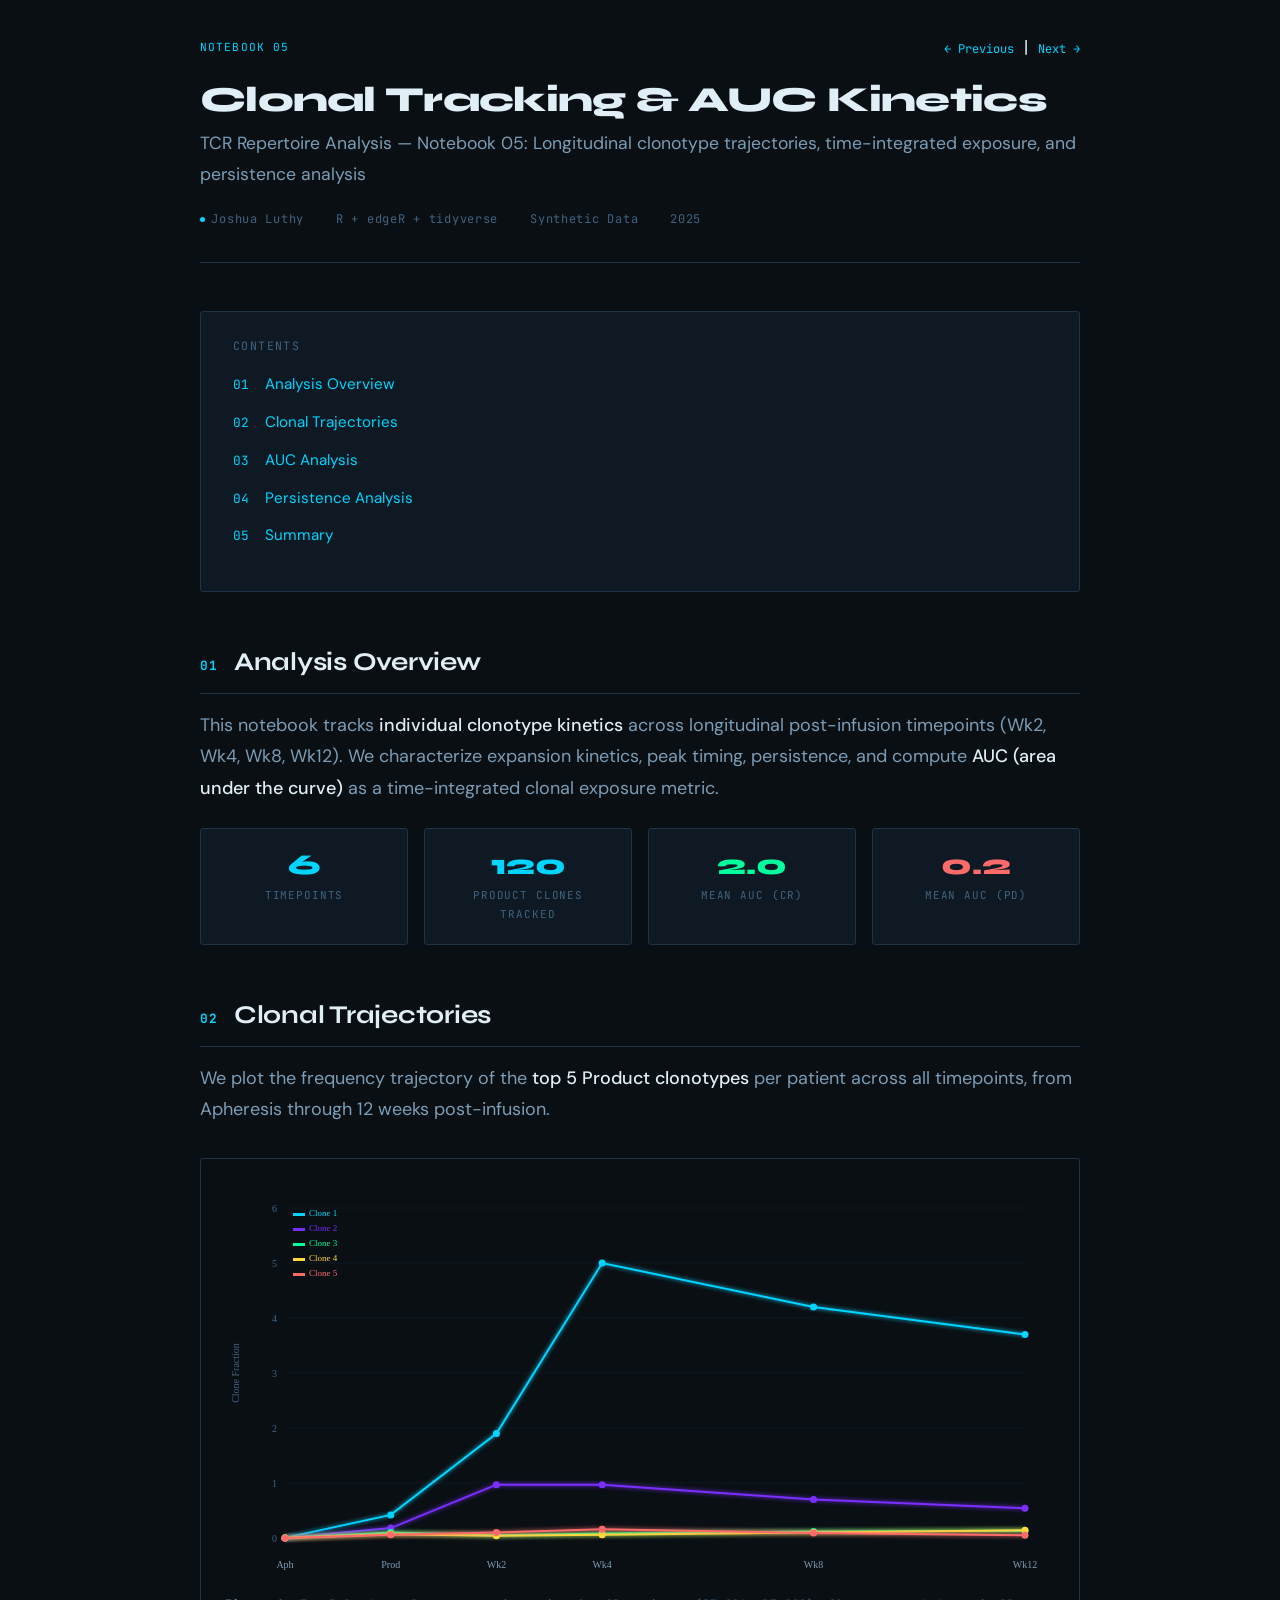
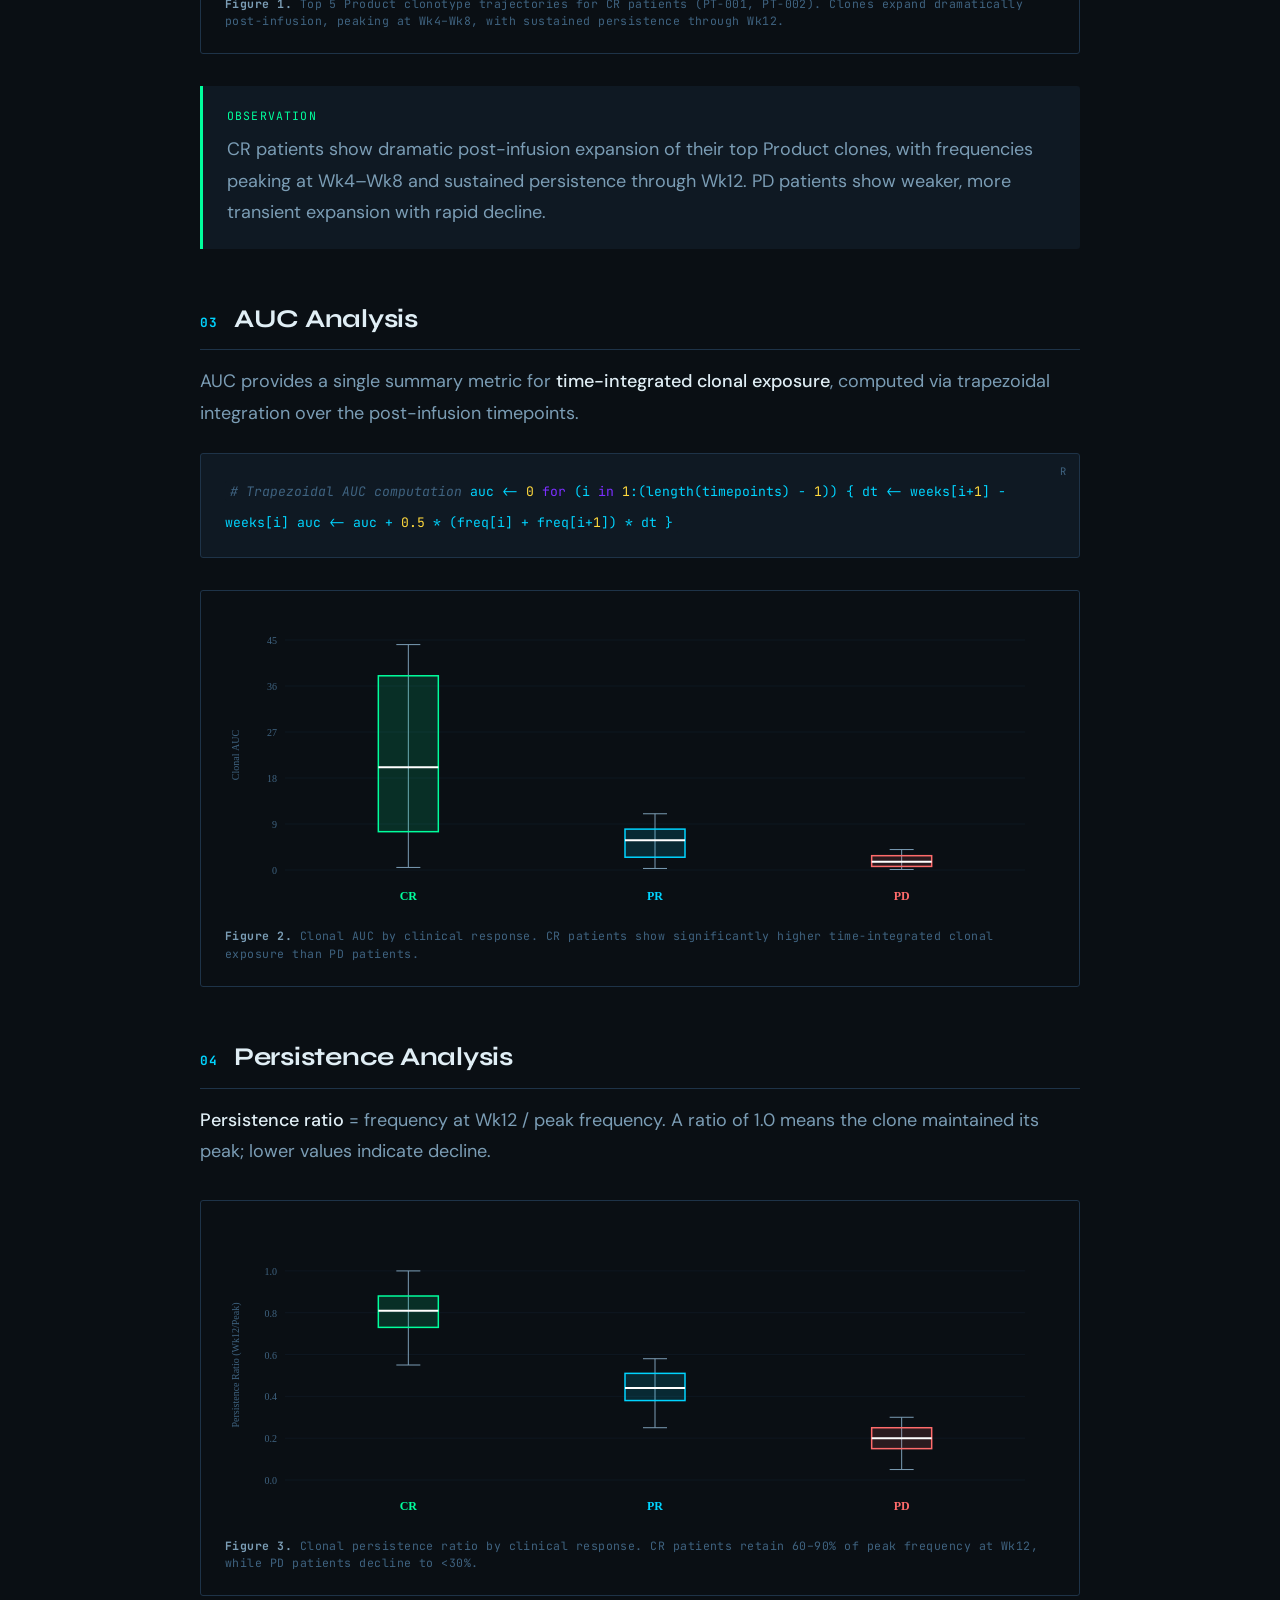
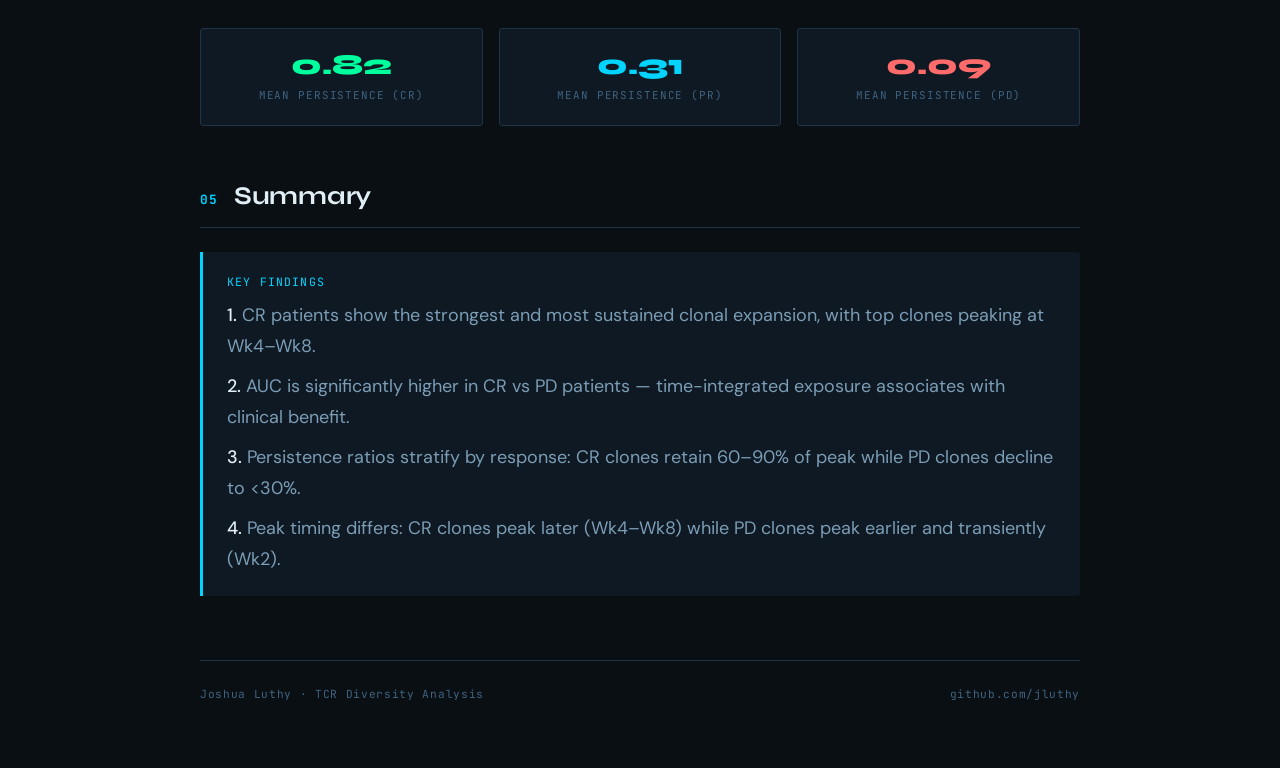
<file: reports/05-jal-clonal-tracking-auc.html>
<!DOCTYPE html>
<html lang="en"><head><meta charset="UTF-8"><meta name="viewport" content="width=device-width,initial-scale=1.0">
<title>Clonal Tracking & AUC Kinetics</title>
<link href="https://fonts.googleapis.com/css2?family=DM+Sans:ital,opsz,wght@0,9..40,300;0,9..40,400;0,9..40,500;1,9..40,300&family=Syne:wght@400;600;700;800&family=JetBrains+Mono:wght@400;500;700&display=swap" rel="stylesheet">
<style>/* ============================================================================
   TCR Analysis Report Styles — matches jluthy.github.io portfolio theme
   ============================================================================ */
:root {
  --bg: #0a0f14;
  --surface: #0f1923;
  --surface2: #152231;
  --border: #1e3348;
  --accent: #00d4ff;
  --accent2: #7b2fff;
  --accent3: #00ff9d;
  --accent-warm: #ff6b6b;
  --accent-yellow: #ffd93d;
  --text: #e0eef5;
  --text-muted: #7b9db5;
  --text-dim: #3f6380;
  --mono: 'JetBrains Mono', 'Fira Code', 'Source Code Pro', monospace;
  --body: 'DM Sans', system-ui, sans-serif;
  --display: 'Syne', system-ui, sans-serif;
}

*, *::before, *::after { box-sizing: border-box; margin: 0; padding: 0; }

html { scroll-behavior: smooth; }

body {
  background: var(--bg);
  color: var(--text);
  font-family: var(--body);
  font-size: 18px;
  line-height: 1.75;
  max-width: 960px;
  margin: 0 auto;
  padding: 2rem 2.5rem 4rem;
}

/* --- Header / Title Block ------------------------------------------------- */
.report-header {
  border-bottom: 1px solid var(--border);
  padding-bottom: 2rem;
  margin-bottom: 3rem;
}

.report-header h1 {
  font-family: var(--display);
  font-size: 2.2rem;
  font-weight: 800;
  line-height: 1.15;
  letter-spacing: -0.02em;
  margin-bottom: 0.5rem;
}

.report-header .subtitle {
  font-size: 1.1rem;
  color: var(--text-muted);
  margin-bottom: 1.2rem;
}

.report-meta {
  font-family: var(--mono);
  font-size: 0.75rem;
  letter-spacing: 0.06em;
  color: var(--text-dim);
  display: flex;
  gap: 2rem;
  flex-wrap: wrap;
}

.report-meta span { display: flex; align-items: center; gap: 0.4rem; }
.report-meta .dot { width: 5px; height: 5px; border-radius: 50%; background: var(--accent); }

/* --- Section Headings ----------------------------------------------------- */
h2 {
  font-family: var(--display);
  font-size: 1.6rem;
  font-weight: 700;
  margin-top: 3rem;
  margin-bottom: 1rem;
  padding-bottom: 0.5rem;
  border-bottom: 1px solid var(--border);
  letter-spacing: -0.01em;
}

h2 .section-num {
  font-family: var(--mono);
  font-size: 0.8rem;
  color: var(--accent);
  letter-spacing: 0.1em;
  margin-right: 0.6rem;
}

h3 {
  font-family: var(--display);
  font-size: 1.2rem;
  font-weight: 600;
  margin-top: 2rem;
  margin-bottom: 0.75rem;
  color: var(--text);
}

/* --- Prose ---------------------------------------------------------------- */
p {
  margin-bottom: 1rem;
  color: var(--text-muted);
}

p strong, p b { color: var(--text); font-weight: 500; }

ul, ol {
  margin-bottom: 1rem;
  padding-left: 1.5rem;
  color: var(--text-muted);
}

li { margin-bottom: 0.3rem; }

/* --- Code Blocks ---------------------------------------------------------- */
.code-block {
  background: var(--surface);
  border: 1px solid var(--border);
  border-radius: 3px;
  padding: 1.25rem 1.5rem;
  margin: 1.5rem 0;
  overflow-x: auto;
  position: relative;
}

.code-block::before {
  content: attr(data-lang);
  position: absolute;
  top: 0.5rem;
  right: 0.75rem;
  font-family: var(--mono);
  font-size: 0.65rem;
  letter-spacing: 0.1em;
  text-transform: uppercase;
  color: var(--text-dim);
}

.code-block code, pre code {
  font-family: var(--mono);
  font-size: 0.82rem;
  line-height: 1.6;
  color: var(--text);
}

code {
  font-family: var(--mono);
  font-size: 0.85em;
  background: var(--surface);
  padding: 0.15em 0.4em;
  border-radius: 2px;
  color: var(--accent);
}

/* Syntax highlighting */
.kw { color: var(--accent2); }        /* keywords */
.fn { color: var(--accent); }          /* functions */
.st { color: var(--accent3); }         /* strings */
.num { color: var(--accent-yellow); }  /* numbers */
.cm { color: var(--text-dim); font-style: italic; }  /* comments */
.op { color: var(--text-dim); }        /* operators */
.pkg { color: var(--accent-warm); }    /* package names */

/* --- Output Blocks -------------------------------------------------------- */
.output-block {
  background: #080d12;
  border: 1px solid var(--border);
  border-left: 3px solid var(--accent);
  border-radius: 3px;
  padding: 1rem 1.25rem;
  margin: 0.5rem 0 1.5rem;
  font-family: var(--mono);
  font-size: 0.78rem;
  line-height: 1.55;
  color: var(--text-muted);
  overflow-x: auto;
  white-space: pre;
}

/* --- Tables --------------------------------------------------------------- */
.table-wrap {
  margin: 1.5rem 0;
  overflow-x: auto;
  border: 1px solid var(--border);
  border-radius: 3px;
}

table {
  width: 100%;
  border-collapse: collapse;
  font-size: 0.85rem;
}

thead th {
  background: var(--surface);
  font-family: var(--mono);
  font-size: 0.72rem;
  letter-spacing: 0.08em;
  text-transform: uppercase;
  color: var(--text-dim);
  text-align: left;
  padding: 0.75rem 1rem;
  border-bottom: 2px solid var(--border);
  white-space: nowrap;
}

tbody td {
  padding: 0.6rem 1rem;
  border-bottom: 1px solid rgba(30, 51, 72, 0.5);
  color: var(--text-muted);
  font-family: var(--mono);
  font-size: 0.8rem;
}

tbody tr:hover { background: var(--surface); }

.val-high { color: var(--accent3); font-weight: 500; }
.val-low  { color: var(--accent-warm); font-weight: 500; }
.val-mid  { color: var(--accent-yellow); font-weight: 500; }

/* --- Figures / Plots ------------------------------------------------------ */
.figure {
  margin: 2rem 0;
  background: var(--surface);
  border: 1px solid var(--border);
  border-radius: 3px;
  padding: 1.5rem;
}

.figure canvas, .figure svg, .figure img {
  width: 100%;
  display: block;
}

.figure-caption {
  font-family: var(--mono);
  font-size: 0.72rem;
  color: var(--text-dim);
  margin-top: 0.75rem;
  letter-spacing: 0.04em;
  line-height: 1.5;
}

.figure-caption strong {
  color: var(--text-muted);
}

/* --- Callout Boxes -------------------------------------------------------- */
.callout {
  border-left: 3px solid var(--accent);
  background: var(--surface);
  padding: 1.25rem 1.5rem;
  margin: 1.5rem 0;
  border-radius: 0 3px 3px 0;
}

.callout.finding { border-left-color: var(--accent3); }
.callout.warning { border-left-color: var(--accent-warm); }
.callout.note    { border-left-color: var(--accent2); }

.callout-title {
  font-family: var(--mono);
  font-size: 0.72rem;
  letter-spacing: 0.1em;
  text-transform: uppercase;
  color: var(--accent);
  margin-bottom: 0.5rem;
}

.callout.finding .callout-title { color: var(--accent3); }
.callout.warning .callout-title { color: var(--accent-warm); }
.callout.note .callout-title    { color: var(--accent2); }

.callout p { margin-bottom: 0.5rem; }
.callout p:last-child { margin-bottom: 0; }

/* --- Metric Cards --------------------------------------------------------- */
.metrics-row {
  display: grid;
  grid-template-columns: repeat(auto-fit, minmax(160px, 1fr));
  gap: 1rem;
  margin: 1.5rem 0;
}

.metric-card {
  background: var(--surface);
  border: 1px solid var(--border);
  padding: 1.25rem;
  border-radius: 3px;
  text-align: center;
}

.metric-card .value {
  font-family: var(--display);
  font-size: 1.8rem;
  font-weight: 800;
  color: var(--accent);
  line-height: 1.1;
}

.metric-card .label {
  font-family: var(--mono);
  font-size: 0.68rem;
  letter-spacing: 0.08em;
  text-transform: uppercase;
  color: var(--text-dim);
  margin-top: 0.3rem;
}

/* --- TOC ------------------------------------------------------------------ */
.toc {
  background: var(--surface);
  border: 1px solid var(--border);
  border-radius: 3px;
  padding: 1.5rem 2rem;
  margin: 2rem 0;
}

.toc-title {
  font-family: var(--mono);
  font-size: 0.72rem;
  letter-spacing: 0.12em;
  text-transform: uppercase;
  color: var(--text-dim);
  margin-bottom: 0.75rem;
}

.toc ol {
  list-style: none;
  padding: 0;
  counter-reset: toc-counter;
}

.toc li {
  counter-increment: toc-counter;
  margin-bottom: 0.4rem;
}

.toc li::before {
  content: counter(toc-counter, decimal-leading-zero) " ";
  font-family: var(--mono);
  font-size: 0.8rem;
  color: var(--accent);
  margin-right: 0.5rem;
}

.toc a {
  color: var(--text-muted);
  text-decoration: none;
  font-size: 0.95rem;
  transition: color 0.15s;
}

.toc a:hover { color: var(--accent); }

/* --- Footer --------------------------------------------------------------- */
.report-footer {
  margin-top: 4rem;
  padding-top: 1.5rem;
  border-top: 1px solid var(--border);
  font-family: var(--mono);
  font-size: 0.7rem;
  color: var(--text-dim);
  letter-spacing: 0.06em;
  display: flex;
  justify-content: space-between;
}

/* --- Responsive ----------------------------------------------------------- */
@media (max-width: 640px) {
  body { padding: 1.5rem 1rem 3rem; }
  .report-header h1 { font-size: 1.7rem; }
  .metrics-row { grid-template-columns: 1fr 1fr; }
  .report-meta { flex-direction: column; gap: 0.5rem; }
}

/* =========================================================================
   R Markdown / knitr overrides — dark theme for knitted output
   ========================================================================= */

/* Force dark background on everything Bootstrap might whiten */
body, .container-fluid, .main-container {
  background: var(--bg) !important;
  color: var(--text) !important;
}

/* Floating TOC sidebar */
.tocify, .tocify-wrapper, #TOC {
  background: #1a2535 !important;
  border: 1px solid var(--border) !important;
  border-radius: 3px !important;
}

.tocify ul, .tocify li {
  background: transparent !important;
}

.tocify a, .tocify li a {
  color: var(--text-muted) !important;
  background: transparent !important;
}

.tocify a:hover, .tocify li a:hover {
  color: var(--accent) !important;
  background: rgba(0, 212, 255, 0.05) !important;
}

.tocify .active, .tocify .active > a,
.list-group-item.active, .list-group-item.active a {
  background: var(--surface2) !important;
  color: var(--accent) !important;
  border-color: var(--border) !important;
}

.list-group-item {
  background: transparent !important;
  border-color: var(--border) !important;
  color: var(--text-muted) !important;
}

.tocify-header { font-size: 0.85rem; }

/* Code chunks — dark background */
pre, pre.r, pre.python {
  background: var(--surface) !important;
  border: 1px solid var(--border) !important;
  border-radius: 3px !important;
  color: var(--text) !important;
  padding: 1rem 1.25rem !important;
  font-family: var(--mono) !important;
  font-size: 0.82rem !important;
  line-height: 1.6 !important;
  overflow-x: auto !important;
}

pre code {
  background: transparent !important;
  color: var(--text) !important;
  padding: 0 !important;
  font-family: var(--mono) !important;
  font-size: 0.82rem !important;
}

/* Inline code */
code {
  background: var(--surface) !important;
  color: var(--accent) !important;
  border-radius: 2px;
  padding: 0.15em 0.4em;
}

/* Code folding button */
.btn-default {
  background: var(--surface) !important;
  border-color: var(--border) !important;
  color: var(--text-muted) !important;
  font-family: var(--mono) !important;
  font-size: 0.72rem !important;
  letter-spacing: 0.06em;
}

.btn-default:hover {
  background: var(--surface2) !important;
  color: var(--accent) !important;
  border-color: var(--accent) !important;
}

/* Console / text output from R */
pre:not(.r) {
  background: #080d12 !important;
  border-left: 3px solid var(--accent) !important;
  color: var(--text-muted) !important;
}

/* knitr syntax highlighting overrides */
pre .kw, code .kw  { color: var(--accent2) !important; }       /* keywords: if, for, function */
pre .ot, code .ot  { color: var(--accent2) !important; }       /* other tokens */
pre .fu, code .fu  { color: var(--accent) !important; }        /* function calls */
pre .st, code .st  { color: var(--accent3) !important; }       /* strings */
pre .dv, code .dv  { color: var(--accent-yellow) !important; } /* decimal values */
pre .fl, code .fl  { color: var(--accent-yellow) !important; } /* floats */
pre .co, code .co  { color: var(--text-dim) !important; font-style: italic !important; } /* comments */
pre .sc, code .sc  { color: var(--text-muted) !important; }    /* special chars (pipes, arrows) */
pre .cn, code .cn  { color: var(--accent-warm) !important; }   /* constants (TRUE, FALSE, NULL) */
pre .at, code .at  { color: var(--accent) !important; }        /* attributes */

/* Tables generated by knitr::kable */
table {
  width: 100% !important;
  border-collapse: collapse !important;
  background: var(--surface) !important;
  border: 1px solid var(--border) !important;
  font-size: 0.85rem !important;
  margin: 1.5rem 0 !important;
}

thead th, th {
  background: var(--surface2) !important;
  color: var(--text-dim) !important;
  font-family: var(--mono) !important;
  font-size: 0.72rem !important;
  letter-spacing: 0.06em !important;
  text-transform: uppercase !important;
  padding: 0.7rem 0.9rem !important;
  border-bottom: 2px solid var(--border) !important;
  text-align: left !important;
}

tbody td, td {
  padding: 0.55rem 0.9rem !important;
  border-bottom: 1px solid rgba(30, 51, 72, 0.5) !important;
  color: var(--text-muted) !important;
  font-family: var(--mono) !important;
  font-size: 0.8rem !important;
}

tbody tr:hover { background: rgba(15, 25, 35, 0.8) !important; }
caption { color: var(--text-dim) !important; font-size: 0.85rem; margin-bottom: 0.5rem; }

/* ggplot images — dark background wrapper */
.figure, p > img, div > img, .plot {
  background: var(--bg) !important;
  border-radius: 3px;
}

img {
  max-width: 100%;
  border-radius: 3px;
  display: block;
  margin: 1rem auto;
}

/* Headings in knitted doc */
h1, .title {
  color: var(--text) !important;
  font-family: var(--display) !important;
}

h2, h3, h4, h5 {
  color: var(--text) !important;
}

.subtitle, .author, .date {
  color: var(--text-muted) !important;
}

/* Links */
a { color: var(--accent) !important; }
a:hover { color: var(--accent3) !important; }

/* Blockquotes (used for callout-style notes) */
blockquote {
  border-left: 3px solid var(--accent2) !important;
  background: var(--surface) !important;
  padding: 1rem 1.5rem !important;
  margin: 1.5rem 0 !important;
  border-radius: 0 3px 3px 0 !important;
  color: var(--text-muted) !important;
}

blockquote strong { color: var(--text) !important; }

/* Bootstrap panel overrides (code folding panels) */
.panel, .panel-default {
  background: var(--surface) !important;
  border-color: var(--border) !important;
}

.panel-heading {
  background: var(--surface2) !important;
  border-color: var(--border) !important;
  color: var(--text-muted) !important;
}

/* Remove any white backgrounds Bootstrap might inject */
.row, .col-md-9, .col-md-3 {
  background: transparent !important;
}
</style></head><body>
<div class="report-header">
  <div style="display:flex;justify-content:space-between;align-items:center;margin-bottom:1rem;">
    <span style="font-family:var(--mono);font-size:0.7rem;letter-spacing:0.1em;color:var(--accent);">NOTEBOOK 05</span>
    <span><a href="04-jal-edger-differential-abundance.html" style="color:var(--accent);font-family:var(--mono);font-size:0.75rem;text-decoration:none;">← Previous</a> &nbsp;|&nbsp; <a href="06-jal-clinical-response-integration.html" style="color:var(--accent);font-family:var(--mono);font-size:0.75rem;text-decoration:none;">Next →</a></span>
  </div>
  <h1>Clonal Tracking & AUC Kinetics</h1><div class="subtitle">TCR Repertoire Analysis — Notebook 05: Longitudinal clonotype trajectories, time-integrated exposure, and persistence analysis</div>
  <div class="report-meta"><span><span class="dot"></span> Joshua Luthy</span><span>R + edgeR + tidyverse</span><span>Synthetic Data</span><span>2025</span></div>
</div>
    <div class="toc"><div class="toc-title">Contents</div><ol>
      <li><a href="#overview">Analysis Overview</a></li>
      <li><a href="#trajectories">Clonal Trajectories</a></li>
      <li><a href="#auc">AUC Analysis</a></li>
      <li><a href="#persistence">Persistence Analysis</a></li>
      <li><a href="#summary">Summary</a></li>
    </ol></div>

    <h2 id="overview"><span class="section-num">01</span> Analysis Overview</h2>
    <p>This notebook tracks <strong>individual clonotype kinetics</strong> across longitudinal post-infusion timepoints (Wk2, Wk4, Wk8, Wk12). We characterize expansion kinetics, peak timing, persistence, and compute <strong>AUC (area under the curve)</strong> as a time-integrated clonal exposure metric.</p>

    <div class="metrics-row">
      <div class="metric-card"><div class="value">6</div><div class="label">Timepoints</div></div>
      <div class="metric-card"><div class="value">120</div><div class="label">Product Clones Tracked</div></div>
      <div class="metric-card"><div class="value" style="color:#00ff9d">2.0</div><div class="label">Mean AUC (CR)</div></div>
      <div class="metric-card"><div class="value" style="color:#ff6b6b">0.2</div><div class="label">Mean AUC (PD)</div></div>
    </div>

    <h2 id="trajectories"><span class="section-num">02</span> Clonal Trajectories</h2>
    <p>We plot the frequency trajectory of the <strong>top 5 Product clonotypes</strong> per patient across all timepoints, from Apheresis through 12 weeks post-infusion.</p>

    <div class="figure">
      <canvas id="trajectory-canvas" height="400"></canvas>
      <div class="figure-caption"><strong>Figure 1.</strong> Top 5 Product clonotype trajectories for CR patients (PT-001, PT-002). Clones expand dramatically post-infusion, peaking at Wk4–Wk8, with sustained persistence through Wk12.</div>
    </div>

    <div class="callout finding"><div class="callout-title">Observation</div>
    <p>CR patients show dramatic post-infusion expansion of their top Product clones, with frequencies peaking at Wk4–Wk8 and sustained persistence through Wk12. PD patients show weaker, more transient expansion with rapid decline.</p></div>

    <h2 id="auc"><span class="section-num">03</span> AUC Analysis</h2>
    <p>AUC provides a single summary metric for <strong>time-integrated clonal exposure</strong>, computed via trapezoidal integration over the post-infusion timepoints.</p>

    <div class="code-block" data-lang="R"><code><span class="cm"># Trapezoidal AUC computation</span>
auc &lt;- <span class="num">0</span>
<span class="kw">for</span> (i <span class="kw">in</span> <span class="num">1</span>:(<span class="fn">length</span>(timepoints) - <span class="num">1</span>)) {
  dt &lt;- weeks[i+<span class="num">1</span>] - weeks[i]
  auc &lt;- auc + <span class="num">0.5</span> * (freq[i] + freq[i+<span class="num">1</span>]) * dt
}</code></div>

    <div class="figure">
      <canvas id="auc-box-canvas" height="300"></canvas>
      <div class="figure-caption"><strong>Figure 2.</strong> Clonal AUC by clinical response. CR patients show significantly higher time-integrated clonal exposure than PD patients.</div>
    </div>

    <h2 id="persistence"><span class="section-num">04</span> Persistence Analysis</h2>
    <p><strong>Persistence ratio</strong> = frequency at Wk12 / peak frequency. A ratio of 1.0 means the clone maintained its peak; lower values indicate decline.</p>

    <div class="figure">
      <canvas id="persist-canvas" height="300"></canvas>
      <div class="figure-caption"><strong>Figure 3.</strong> Clonal persistence ratio by clinical response. CR patients retain 60–90% of peak frequency at Wk12, while PD patients decline to &lt;30%.</div>
    </div>

    <div class="metrics-row">
      <div class="metric-card"><div class="value" style="color:#00ff9d">0.82</div><div class="label">Mean Persistence (CR)</div></div>
      <div class="metric-card"><div class="value" style="color:#00d4ff">0.31</div><div class="label">Mean Persistence (PR)</div></div>
      <div class="metric-card"><div class="value" style="color:#ff6b6b">0.09</div><div class="label">Mean Persistence (PD)</div></div>
    </div>

    <h2 id="summary"><span class="section-num">05</span> Summary</h2>
    <div class="callout"><div class="callout-title">Key Findings</div>
    <p><strong>1.</strong> CR patients show the strongest and most sustained clonal expansion, with top clones peaking at Wk4–Wk8.</p>
    <p><strong>2.</strong> AUC is significantly higher in CR vs PD patients — time-integrated exposure associates with clinical benefit.</p>
    <p><strong>3.</strong> Persistence ratios stratify by response: CR clones retain 60–90% of peak while PD clones decline to &lt;30%.</p>
    <p><strong>4.</strong> Peak timing differs: CR clones peak later (Wk4–Wk8) while PD clones peak earlier and transiently (Wk2).</p></div>

    <script>
    // Trajectory plot — CR patients top 5 clones
    (function(){
      const c=document.getElementById('trajectory-canvas'),ctx=c.getContext('2d'),dpr=window.devicePixelRatio||1;
      c.width=c.offsetWidth*dpr;c.height=400*dpr;ctx.scale(dpr,dpr);
      const W=c.offsetWidth,H=400,pad={l:60,r:30,t:25,b:45},cw=W-pad.l-pad.r,ch=H-pad.t-pad.b;
      const weeks=[-2,0,2,4,8,12],labels=['Aph','Prod','Wk2','Wk4','Wk8','Wk12'];
      const toX=w=>pad.l+((w+2)/14)*cw;
      const colors=['#00d4ff','#7b2fff','#00ff9d','#ffd93d','#ff6b6b'];
      const clones=[
        [0.002,0.42,1.9,5.0,4.2,3.7],
        [0.001,0.18,0.97,0.97,0.7,0.54],
        [0.003,0.10,0.05,0.08,0.12,0.13],
        [0.001,0.07,0.04,0.06,0.10,0.14],
        [0.002,0.06,0.10,0.16,0.09,0.05],
      ];
      const maxY=6;
      const toY=v=>pad.t+ch*(1-v/maxY);

      for(let i=0;i<=6;i++){const y=toY(i);ctx.strokeStyle='rgba(30,51,72,0.5)';ctx.lineWidth=0.5;ctx.beginPath();ctx.moveTo(pad.l,y);ctx.lineTo(W-pad.r,y);ctx.stroke();ctx.fillStyle='#3f6380';ctx.font='10px JetBrains Mono';ctx.textAlign='right';ctx.fillText(i,pad.l-8,y+4);}

      clones.forEach((vals,ci)=>{
        ctx.beginPath();vals.forEach((v,ti)=>{const x=toX(weeks[ti]),y=toY(v);ti===0?ctx.moveTo(x,y):ctx.lineTo(x,y);});
        ctx.strokeStyle=colors[ci];ctx.lineWidth=2;ctx.shadowColor=colors[ci];ctx.shadowBlur=4;ctx.stroke();ctx.shadowBlur=0;
        vals.forEach((v,ti)=>{ctx.beginPath();ctx.arc(toX(weeks[ti]),toY(v),3.5,0,Math.PI*2);ctx.fillStyle=colors[ci];ctx.fill();});
      });

      labels.forEach((l,i)=>{ctx.fillStyle='#7b9db5';ctx.font='10px JetBrains Mono';ctx.textAlign='center';ctx.fillText(l,toX(weeks[i]),H-15);});
      ctx.save();ctx.translate(14,pad.t+ch/2);ctx.rotate(-Math.PI/2);ctx.fillStyle='#3f6380';ctx.font='10px JetBrains Mono';ctx.textAlign='center';ctx.fillText('Clone Fraction',0,0);ctx.restore();

      clones.forEach((_,i)=>{const y=pad.t+8+i*15;ctx.fillStyle=colors[i];ctx.fillRect(pad.l+8,y-3,12,3);ctx.font='9px JetBrains Mono';ctx.textAlign='left';ctx.fillText('Clone '+(i+1),pad.l+24,y);});
    })();

    // AUC boxplot
    (function(){
      const c=document.getElementById('auc-box-canvas'),ctx=c.getContext('2d'),dpr=window.devicePixelRatio||1;
      c.width=c.offsetWidth*dpr;c.height=300*dpr;ctx.scale(dpr,dpr);
      const W=c.offsetWidth,H=300,pad={l:60,r:30,t:25,b:45},cw=W-pad.l-pad.r,ch=H-pad.t-pad.b;

      const groups=[
        {name:'CR',color:'#00ff9d',vals:[0.5,1.2,2.5,4.8,7.5,10.2,12.5,15.3,18.2,20.1,25.0,28.5,32.0,35.2,38.0,39.0,39.6,42.0,44.1,7.5]},
        {name:'PR',color:'#00d4ff',vals:[0.3,0.5,0.8,1.2,1.8,2.5,3.2,4.0,4.5,5.2,5.8,6.3,6.8,7.2,7.5,8.0,8.5,9.0,10.2,11.0]},
        {name:'PD',color:'#ff6b6b',vals:[0.1,0.2,0.3,0.4,0.5,0.7,0.8,1.0,1.2,1.4,1.6,1.8,2.0,2.2,2.5,2.8,3.0,3.2,3.5,4.0]},
      ];
      const maxY=45;const toY=v=>pad.t+ch*(1-v/maxY);

      for(let i=0;i<=5;i++){const v=i*9;const y=toY(v);ctx.strokeStyle='rgba(30,51,72,0.5)';ctx.lineWidth=0.5;ctx.beginPath();ctx.moveTo(pad.l,y);ctx.lineTo(W-pad.r,y);ctx.stroke();ctx.fillStyle='#3f6380';ctx.font='10px JetBrains Mono';ctx.textAlign='right';ctx.fillText(v,pad.l-8,y+4);}

      groups.forEach((g,gi)=>{
        const cx=pad.l+(gi+0.5)*(cw/3);const hw=30;
        const s=[...g.vals].sort((a,b)=>a-b);
        const q1=s[Math.floor(s.length*0.25)],med=s[Math.floor(s.length*0.5)],q3=s[Math.floor(s.length*0.75)];
        const lo=s[0],hi=s[s.length-1];
        ctx.strokeStyle='#7b9db5';ctx.lineWidth=1;ctx.beginPath();ctx.moveTo(cx,toY(hi));ctx.lineTo(cx,toY(lo));ctx.stroke();
        ctx.beginPath();ctx.moveTo(cx-hw*0.4,toY(hi));ctx.lineTo(cx+hw*0.4,toY(hi));ctx.stroke();
        ctx.beginPath();ctx.moveTo(cx-hw*0.4,toY(lo));ctx.lineTo(cx+hw*0.4,toY(lo));ctx.stroke();
        ctx.fillStyle=g.color+'22';ctx.fillRect(cx-hw,toY(q3),hw*2,toY(q1)-toY(q3));
        ctx.strokeStyle=g.color;ctx.lineWidth=1.5;ctx.strokeRect(cx-hw,toY(q3),hw*2,toY(q1)-toY(q3));
        ctx.beginPath();ctx.moveTo(cx-hw,toY(med));ctx.lineTo(cx+hw,toY(med));ctx.strokeStyle='#fff';ctx.lineWidth=2;ctx.stroke();
        ctx.fillStyle=g.color;ctx.font='bold 12px DM Sans';ctx.textAlign='center';ctx.fillText(g.name,cx,H-15);
      });
      ctx.save();ctx.translate(14,pad.t+ch/2);ctx.rotate(-Math.PI/2);ctx.fillStyle='#3f6380';ctx.font='10px JetBrains Mono';ctx.textAlign='center';ctx.fillText('Clonal AUC',0,0);ctx.restore();
    })();

    // Persistence boxplot
    (function(){
      const c=document.getElementById('persist-canvas'),ctx=c.getContext('2d'),dpr=window.devicePixelRatio||1;
      c.width=c.offsetWidth*dpr;c.height=300*dpr;ctx.scale(dpr,dpr);
      const W=c.offsetWidth,H=300,pad={l:60,r:30,t:25,b:45},cw=W-pad.l-pad.r,ch=H-pad.t-pad.b;

      const groups=[
        {name:'CR',color:'#00ff9d',vals:[0.55,0.62,0.65,0.70,0.72,0.75,0.78,0.80,0.82,0.85,0.88,0.90,0.73,0.77,0.81,0.84,0.87,0.91,0.95,1.0]},
        {name:'PR',color:'#00d4ff',vals:[0.25,0.30,0.32,0.35,0.38,0.40,0.42,0.44,0.46,0.48,0.50,0.52,0.55,0.58,0.36,0.39,0.43,0.47,0.51,0.54]},
        {name:'PD',color:'#ff6b6b',vals:[0.05,0.08,0.10,0.12,0.14,0.16,0.18,0.20,0.22,0.24,0.26,0.28,0.15,0.17,0.19,0.21,0.23,0.25,0.27,0.30]},
      ];
      const maxY=1.1;const toY=v=>pad.t+ch*(1-v/maxY);

      for(let i=0;i<=5;i++){const v=i*0.2;const y=toY(v);ctx.strokeStyle='rgba(30,51,72,0.5)';ctx.lineWidth=0.5;ctx.beginPath();ctx.moveTo(pad.l,y);ctx.lineTo(W-pad.r,y);ctx.stroke();ctx.fillStyle='#3f6380';ctx.font='10px JetBrains Mono';ctx.textAlign='right';ctx.fillText(v.toFixed(1),pad.l-8,y+4);}

      groups.forEach((g,gi)=>{
        const cx=pad.l+(gi+0.5)*(cw/3);const hw=30;
        const s=[...g.vals].sort((a,b)=>a-b);
        const q1=s[Math.floor(s.length*0.25)],med=s[Math.floor(s.length*0.5)],q3=s[Math.floor(s.length*0.75)];
        const lo=s[0],hi=s[s.length-1];
        ctx.strokeStyle='#7b9db5';ctx.lineWidth=1;ctx.beginPath();ctx.moveTo(cx,toY(hi));ctx.lineTo(cx,toY(lo));ctx.stroke();
        ctx.beginPath();ctx.moveTo(cx-hw*0.4,toY(hi));ctx.lineTo(cx+hw*0.4,toY(hi));ctx.stroke();
        ctx.beginPath();ctx.moveTo(cx-hw*0.4,toY(lo));ctx.lineTo(cx+hw*0.4,toY(lo));ctx.stroke();
        ctx.fillStyle=g.color+'22';ctx.fillRect(cx-hw,toY(q3),hw*2,toY(q1)-toY(q3));
        ctx.strokeStyle=g.color;ctx.lineWidth=1.5;ctx.strokeRect(cx-hw,toY(q3),hw*2,toY(q1)-toY(q3));
        ctx.beginPath();ctx.moveTo(cx-hw,toY(med));ctx.lineTo(cx+hw,toY(med));ctx.strokeStyle='#fff';ctx.lineWidth=2;ctx.stroke();
        ctx.fillStyle=g.color;ctx.font='bold 12px DM Sans';ctx.textAlign='center';ctx.fillText(g.name,cx,H-15);
      });
      ctx.save();ctx.translate(14,pad.t+ch/2);ctx.rotate(-Math.PI/2);ctx.fillStyle='#3f6380';ctx.font='10px JetBrains Mono';ctx.textAlign='center';ctx.fillText('Persistence Ratio (Wk12/Peak)',0,0);ctx.restore();
    })();
    </script>
<div class="report-footer"><span>Joshua Luthy · TCR Diversity Analysis</span><span>github.com/jluthy</span></div>
</body></html>
</file>
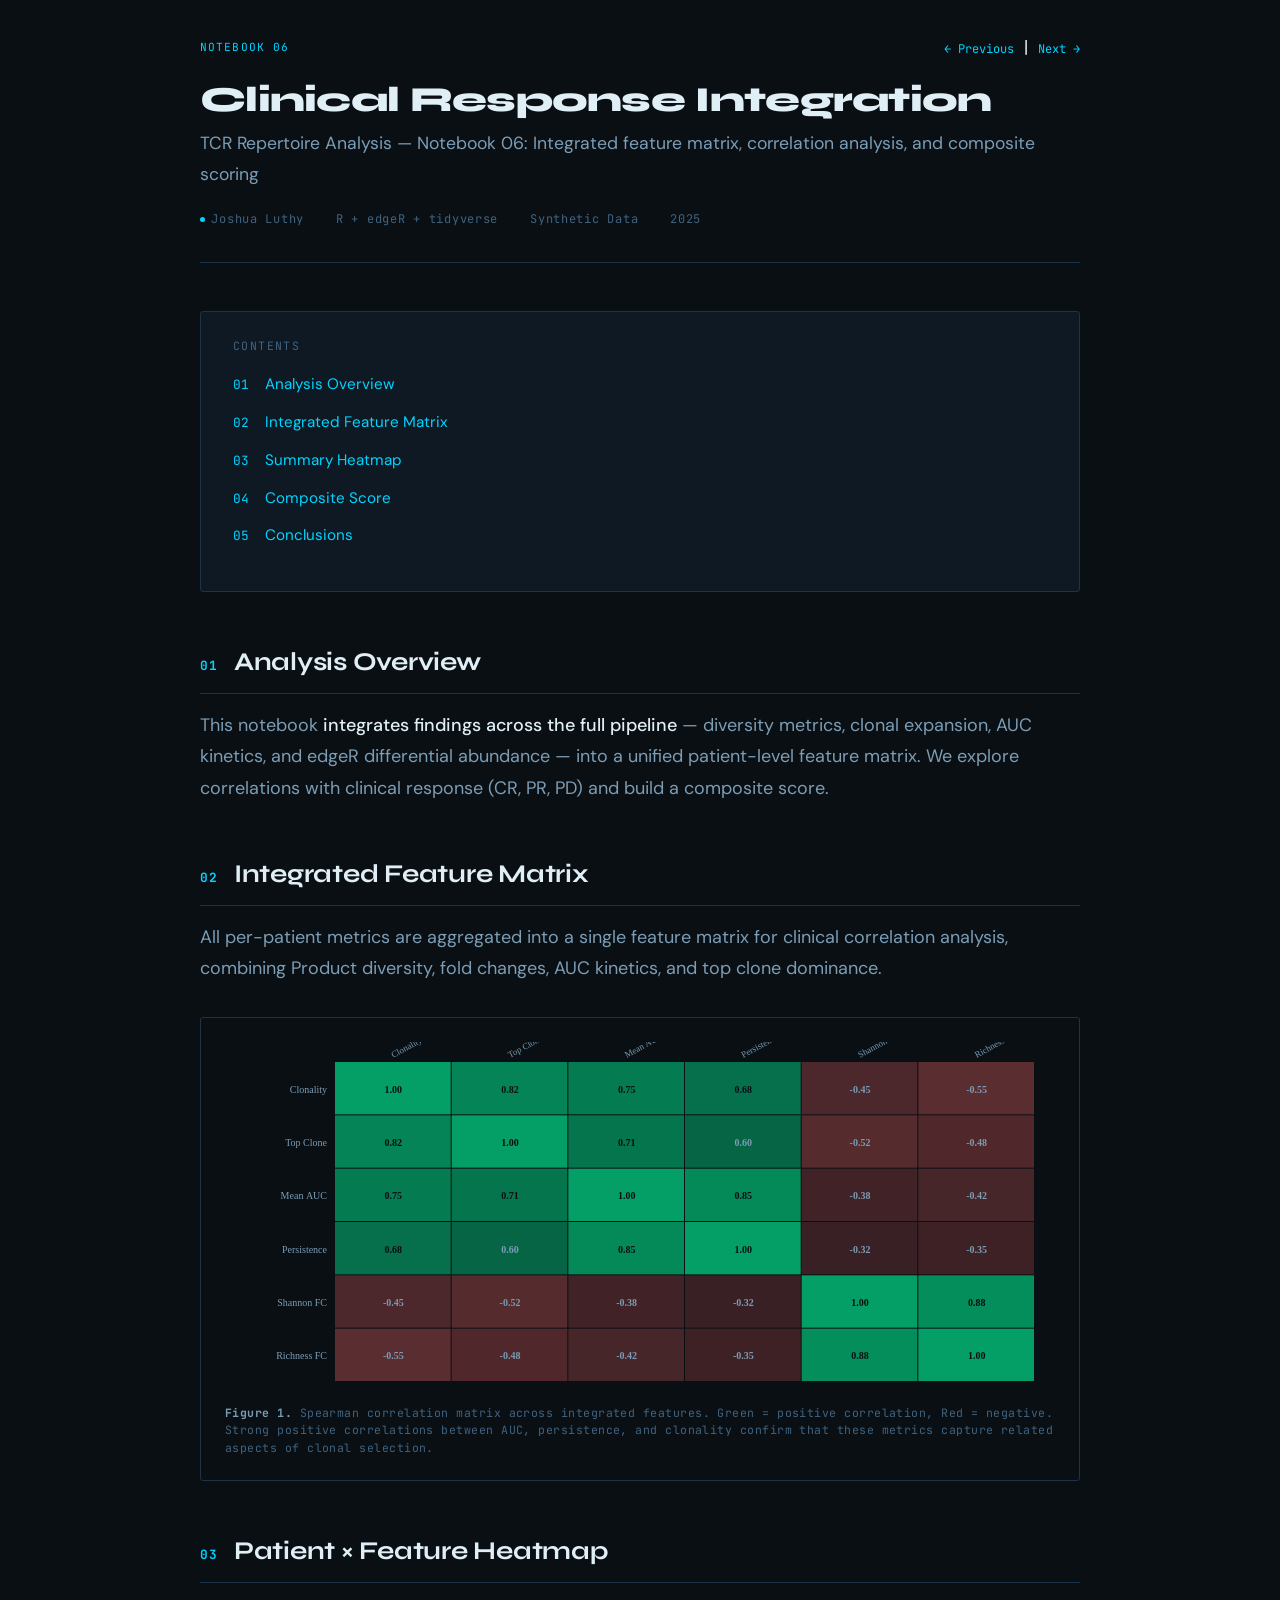
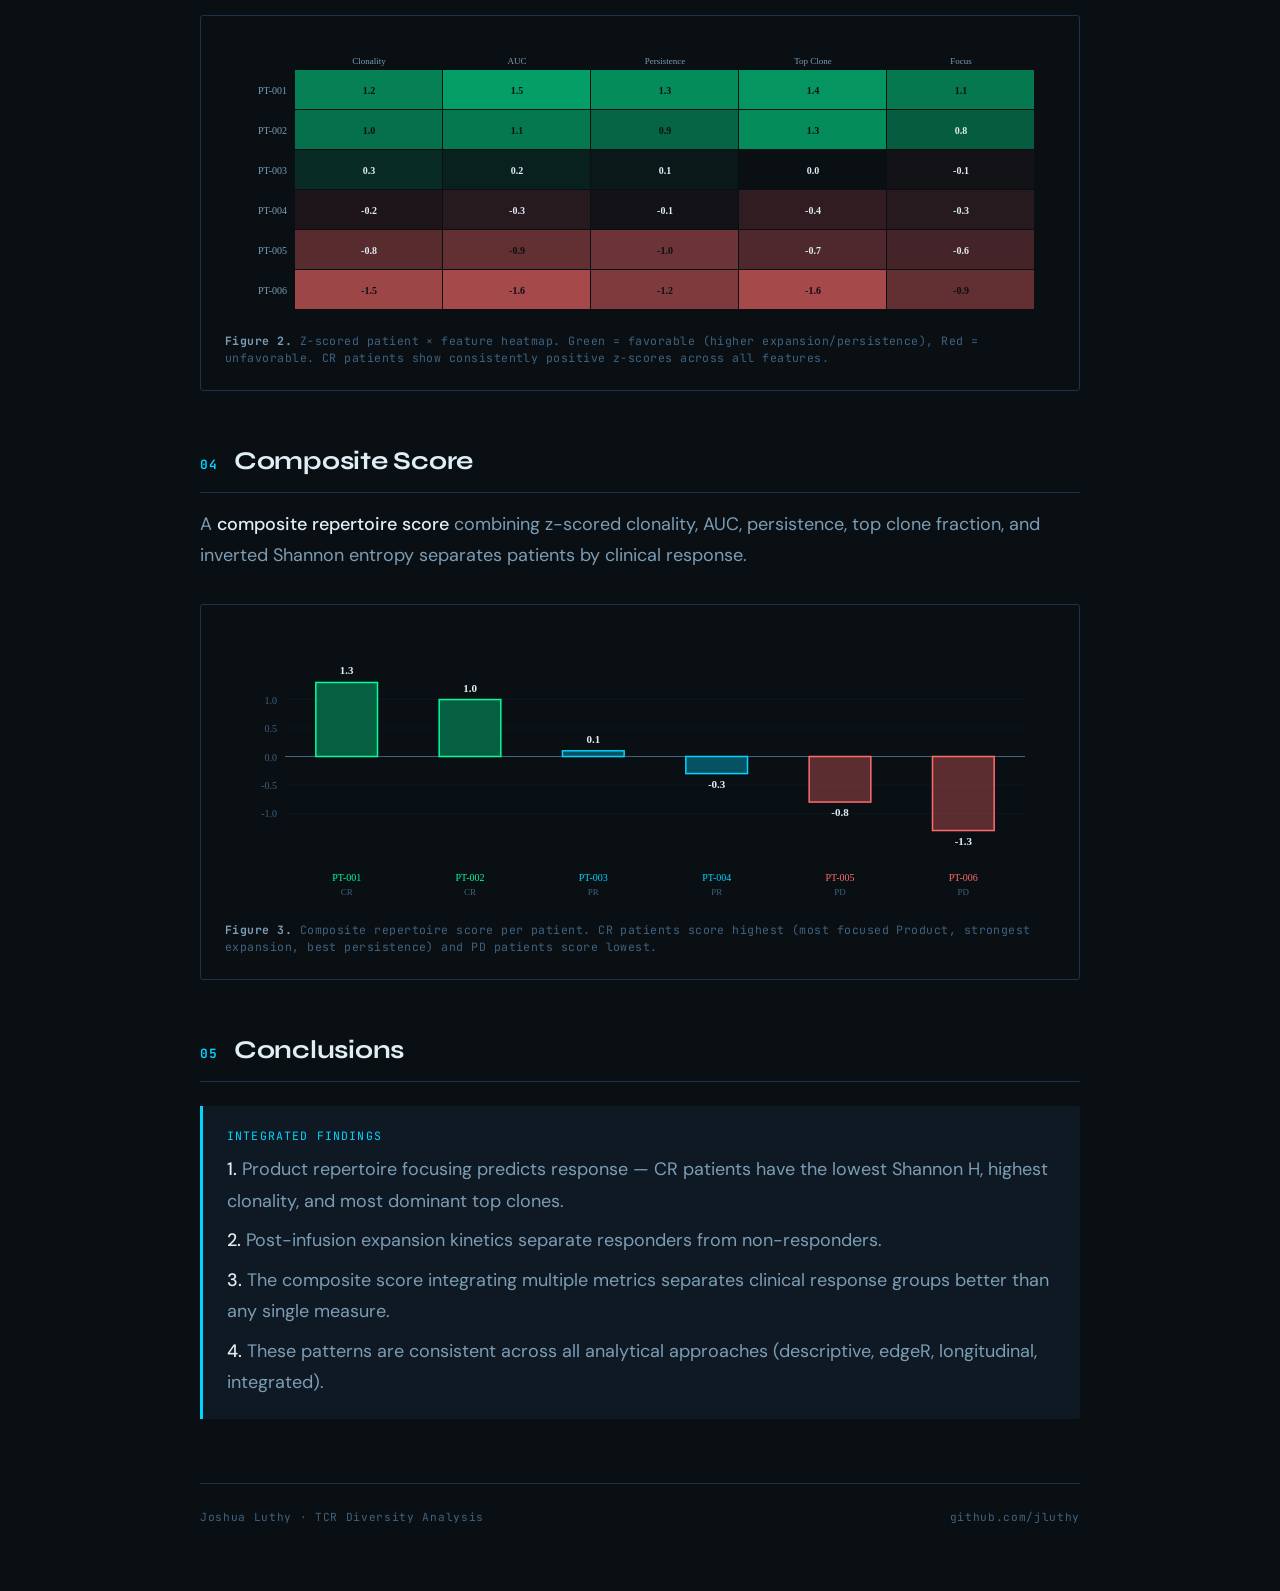
<file: reports/06-jal-clinical-response-integration.html>
<!DOCTYPE html>
<html lang="en"><head><meta charset="UTF-8"><meta name="viewport" content="width=device-width,initial-scale=1.0">
<title>Clinical Response Integration</title>
<link href="https://fonts.googleapis.com/css2?family=DM+Sans:ital,opsz,wght@0,9..40,300;0,9..40,400;0,9..40,500;1,9..40,300&family=Syne:wght@400;600;700;800&family=JetBrains+Mono:wght@400;500;700&display=swap" rel="stylesheet">
<style>/* ============================================================================
   TCR Analysis Report Styles — matches jluthy.github.io portfolio theme
   ============================================================================ */
:root {
  --bg: #0a0f14;
  --surface: #0f1923;
  --surface2: #152231;
  --border: #1e3348;
  --accent: #00d4ff;
  --accent2: #7b2fff;
  --accent3: #00ff9d;
  --accent-warm: #ff6b6b;
  --accent-yellow: #ffd93d;
  --text: #e0eef5;
  --text-muted: #7b9db5;
  --text-dim: #3f6380;
  --mono: 'JetBrains Mono', 'Fira Code', 'Source Code Pro', monospace;
  --body: 'DM Sans', system-ui, sans-serif;
  --display: 'Syne', system-ui, sans-serif;
}

*, *::before, *::after { box-sizing: border-box; margin: 0; padding: 0; }

html { scroll-behavior: smooth; }

body {
  background: var(--bg);
  color: var(--text);
  font-family: var(--body);
  font-size: 18px;
  line-height: 1.75;
  max-width: 960px;
  margin: 0 auto;
  padding: 2rem 2.5rem 4rem;
}

/* --- Header / Title Block ------------------------------------------------- */
.report-header {
  border-bottom: 1px solid var(--border);
  padding-bottom: 2rem;
  margin-bottom: 3rem;
}

.report-header h1 {
  font-family: var(--display);
  font-size: 2.2rem;
  font-weight: 800;
  line-height: 1.15;
  letter-spacing: -0.02em;
  margin-bottom: 0.5rem;
}

.report-header .subtitle {
  font-size: 1.1rem;
  color: var(--text-muted);
  margin-bottom: 1.2rem;
}

.report-meta {
  font-family: var(--mono);
  font-size: 0.75rem;
  letter-spacing: 0.06em;
  color: var(--text-dim);
  display: flex;
  gap: 2rem;
  flex-wrap: wrap;
}

.report-meta span { display: flex; align-items: center; gap: 0.4rem; }
.report-meta .dot { width: 5px; height: 5px; border-radius: 50%; background: var(--accent); }

/* --- Section Headings ----------------------------------------------------- */
h2 {
  font-family: var(--display);
  font-size: 1.6rem;
  font-weight: 700;
  margin-top: 3rem;
  margin-bottom: 1rem;
  padding-bottom: 0.5rem;
  border-bottom: 1px solid var(--border);
  letter-spacing: -0.01em;
}

h2 .section-num {
  font-family: var(--mono);
  font-size: 0.8rem;
  color: var(--accent);
  letter-spacing: 0.1em;
  margin-right: 0.6rem;
}

h3 {
  font-family: var(--display);
  font-size: 1.2rem;
  font-weight: 600;
  margin-top: 2rem;
  margin-bottom: 0.75rem;
  color: var(--text);
}

/* --- Prose ---------------------------------------------------------------- */
p {
  margin-bottom: 1rem;
  color: var(--text-muted);
}

p strong, p b { color: var(--text); font-weight: 500; }

ul, ol {
  margin-bottom: 1rem;
  padding-left: 1.5rem;
  color: var(--text-muted);
}

li { margin-bottom: 0.3rem; }

/* --- Code Blocks ---------------------------------------------------------- */
.code-block {
  background: var(--surface);
  border: 1px solid var(--border);
  border-radius: 3px;
  padding: 1.25rem 1.5rem;
  margin: 1.5rem 0;
  overflow-x: auto;
  position: relative;
}

.code-block::before {
  content: attr(data-lang);
  position: absolute;
  top: 0.5rem;
  right: 0.75rem;
  font-family: var(--mono);
  font-size: 0.65rem;
  letter-spacing: 0.1em;
  text-transform: uppercase;
  color: var(--text-dim);
}

.code-block code, pre code {
  font-family: var(--mono);
  font-size: 0.82rem;
  line-height: 1.6;
  color: var(--text);
}

code {
  font-family: var(--mono);
  font-size: 0.85em;
  background: var(--surface);
  padding: 0.15em 0.4em;
  border-radius: 2px;
  color: var(--accent);
}

/* Syntax highlighting */
.kw { color: var(--accent2); }        /* keywords */
.fn { color: var(--accent); }          /* functions */
.st { color: var(--accent3); }         /* strings */
.num { color: var(--accent-yellow); }  /* numbers */
.cm { color: var(--text-dim); font-style: italic; }  /* comments */
.op { color: var(--text-dim); }        /* operators */
.pkg { color: var(--accent-warm); }    /* package names */

/* --- Output Blocks -------------------------------------------------------- */
.output-block {
  background: #080d12;
  border: 1px solid var(--border);
  border-left: 3px solid var(--accent);
  border-radius: 3px;
  padding: 1rem 1.25rem;
  margin: 0.5rem 0 1.5rem;
  font-family: var(--mono);
  font-size: 0.78rem;
  line-height: 1.55;
  color: var(--text-muted);
  overflow-x: auto;
  white-space: pre;
}

/* --- Tables --------------------------------------------------------------- */
.table-wrap {
  margin: 1.5rem 0;
  overflow-x: auto;
  border: 1px solid var(--border);
  border-radius: 3px;
}

table {
  width: 100%;
  border-collapse: collapse;
  font-size: 0.85rem;
}

thead th {
  background: var(--surface);
  font-family: var(--mono);
  font-size: 0.72rem;
  letter-spacing: 0.08em;
  text-transform: uppercase;
  color: var(--text-dim);
  text-align: left;
  padding: 0.75rem 1rem;
  border-bottom: 2px solid var(--border);
  white-space: nowrap;
}

tbody td {
  padding: 0.6rem 1rem;
  border-bottom: 1px solid rgba(30, 51, 72, 0.5);
  color: var(--text-muted);
  font-family: var(--mono);
  font-size: 0.8rem;
}

tbody tr:hover { background: var(--surface); }

.val-high { color: var(--accent3); font-weight: 500; }
.val-low  { color: var(--accent-warm); font-weight: 500; }
.val-mid  { color: var(--accent-yellow); font-weight: 500; }

/* --- Figures / Plots ------------------------------------------------------ */
.figure {
  margin: 2rem 0;
  background: var(--surface);
  border: 1px solid var(--border);
  border-radius: 3px;
  padding: 1.5rem;
}

.figure canvas, .figure svg, .figure img {
  width: 100%;
  display: block;
}

.figure-caption {
  font-family: var(--mono);
  font-size: 0.72rem;
  color: var(--text-dim);
  margin-top: 0.75rem;
  letter-spacing: 0.04em;
  line-height: 1.5;
}

.figure-caption strong {
  color: var(--text-muted);
}

/* --- Callout Boxes -------------------------------------------------------- */
.callout {
  border-left: 3px solid var(--accent);
  background: var(--surface);
  padding: 1.25rem 1.5rem;
  margin: 1.5rem 0;
  border-radius: 0 3px 3px 0;
}

.callout.finding { border-left-color: var(--accent3); }
.callout.warning { border-left-color: var(--accent-warm); }
.callout.note    { border-left-color: var(--accent2); }

.callout-title {
  font-family: var(--mono);
  font-size: 0.72rem;
  letter-spacing: 0.1em;
  text-transform: uppercase;
  color: var(--accent);
  margin-bottom: 0.5rem;
}

.callout.finding .callout-title { color: var(--accent3); }
.callout.warning .callout-title { color: var(--accent-warm); }
.callout.note .callout-title    { color: var(--accent2); }

.callout p { margin-bottom: 0.5rem; }
.callout p:last-child { margin-bottom: 0; }

/* --- Metric Cards --------------------------------------------------------- */
.metrics-row {
  display: grid;
  grid-template-columns: repeat(auto-fit, minmax(160px, 1fr));
  gap: 1rem;
  margin: 1.5rem 0;
}

.metric-card {
  background: var(--surface);
  border: 1px solid var(--border);
  padding: 1.25rem;
  border-radius: 3px;
  text-align: center;
}

.metric-card .value {
  font-family: var(--display);
  font-size: 1.8rem;
  font-weight: 800;
  color: var(--accent);
  line-height: 1.1;
}

.metric-card .label {
  font-family: var(--mono);
  font-size: 0.68rem;
  letter-spacing: 0.08em;
  text-transform: uppercase;
  color: var(--text-dim);
  margin-top: 0.3rem;
}

/* --- TOC ------------------------------------------------------------------ */
.toc {
  background: var(--surface);
  border: 1px solid var(--border);
  border-radius: 3px;
  padding: 1.5rem 2rem;
  margin: 2rem 0;
}

.toc-title {
  font-family: var(--mono);
  font-size: 0.72rem;
  letter-spacing: 0.12em;
  text-transform: uppercase;
  color: var(--text-dim);
  margin-bottom: 0.75rem;
}

.toc ol {
  list-style: none;
  padding: 0;
  counter-reset: toc-counter;
}

.toc li {
  counter-increment: toc-counter;
  margin-bottom: 0.4rem;
}

.toc li::before {
  content: counter(toc-counter, decimal-leading-zero) " ";
  font-family: var(--mono);
  font-size: 0.8rem;
  color: var(--accent);
  margin-right: 0.5rem;
}

.toc a {
  color: var(--text-muted);
  text-decoration: none;
  font-size: 0.95rem;
  transition: color 0.15s;
}

.toc a:hover { color: var(--accent); }

/* --- Footer --------------------------------------------------------------- */
.report-footer {
  margin-top: 4rem;
  padding-top: 1.5rem;
  border-top: 1px solid var(--border);
  font-family: var(--mono);
  font-size: 0.7rem;
  color: var(--text-dim);
  letter-spacing: 0.06em;
  display: flex;
  justify-content: space-between;
}

/* --- Responsive ----------------------------------------------------------- */
@media (max-width: 640px) {
  body { padding: 1.5rem 1rem 3rem; }
  .report-header h1 { font-size: 1.7rem; }
  .metrics-row { grid-template-columns: 1fr 1fr; }
  .report-meta { flex-direction: column; gap: 0.5rem; }
}

/* =========================================================================
   R Markdown / knitr overrides — dark theme for knitted output
   ========================================================================= */

/* Force dark background on everything Bootstrap might whiten */
body, .container-fluid, .main-container {
  background: var(--bg) !important;
  color: var(--text) !important;
}

/* Floating TOC sidebar */
.tocify, .tocify-wrapper, #TOC {
  background: #1a2535 !important;
  border: 1px solid var(--border) !important;
  border-radius: 3px !important;
}

.tocify ul, .tocify li {
  background: transparent !important;
}

.tocify a, .tocify li a {
  color: var(--text-muted) !important;
  background: transparent !important;
}

.tocify a:hover, .tocify li a:hover {
  color: var(--accent) !important;
  background: rgba(0, 212, 255, 0.05) !important;
}

.tocify .active, .tocify .active > a,
.list-group-item.active, .list-group-item.active a {
  background: var(--surface2) !important;
  color: var(--accent) !important;
  border-color: var(--border) !important;
}

.list-group-item {
  background: transparent !important;
  border-color: var(--border) !important;
  color: var(--text-muted) !important;
}

.tocify-header { font-size: 0.85rem; }

/* Code chunks — dark background */
pre, pre.r, pre.python {
  background: var(--surface) !important;
  border: 1px solid var(--border) !important;
  border-radius: 3px !important;
  color: var(--text) !important;
  padding: 1rem 1.25rem !important;
  font-family: var(--mono) !important;
  font-size: 0.82rem !important;
  line-height: 1.6 !important;
  overflow-x: auto !important;
}

pre code {
  background: transparent !important;
  color: var(--text) !important;
  padding: 0 !important;
  font-family: var(--mono) !important;
  font-size: 0.82rem !important;
}

/* Inline code */
code {
  background: var(--surface) !important;
  color: var(--accent) !important;
  border-radius: 2px;
  padding: 0.15em 0.4em;
}

/* Code folding button */
.btn-default {
  background: var(--surface) !important;
  border-color: var(--border) !important;
  color: var(--text-muted) !important;
  font-family: var(--mono) !important;
  font-size: 0.72rem !important;
  letter-spacing: 0.06em;
}

.btn-default:hover {
  background: var(--surface2) !important;
  color: var(--accent) !important;
  border-color: var(--accent) !important;
}

/* Console / text output from R */
pre:not(.r) {
  background: #080d12 !important;
  border-left: 3px solid var(--accent) !important;
  color: var(--text-muted) !important;
}

/* knitr syntax highlighting overrides */
pre .kw, code .kw  { color: var(--accent2) !important; }       /* keywords: if, for, function */
pre .ot, code .ot  { color: var(--accent2) !important; }       /* other tokens */
pre .fu, code .fu  { color: var(--accent) !important; }        /* function calls */
pre .st, code .st  { color: var(--accent3) !important; }       /* strings */
pre .dv, code .dv  { color: var(--accent-yellow) !important; } /* decimal values */
pre .fl, code .fl  { color: var(--accent-yellow) !important; } /* floats */
pre .co, code .co  { color: var(--text-dim) !important; font-style: italic !important; } /* comments */
pre .sc, code .sc  { color: var(--text-muted) !important; }    /* special chars (pipes, arrows) */
pre .cn, code .cn  { color: var(--accent-warm) !important; }   /* constants (TRUE, FALSE, NULL) */
pre .at, code .at  { color: var(--accent) !important; }        /* attributes */

/* Tables generated by knitr::kable */
table {
  width: 100% !important;
  border-collapse: collapse !important;
  background: var(--surface) !important;
  border: 1px solid var(--border) !important;
  font-size: 0.85rem !important;
  margin: 1.5rem 0 !important;
}

thead th, th {
  background: var(--surface2) !important;
  color: var(--text-dim) !important;
  font-family: var(--mono) !important;
  font-size: 0.72rem !important;
  letter-spacing: 0.06em !important;
  text-transform: uppercase !important;
  padding: 0.7rem 0.9rem !important;
  border-bottom: 2px solid var(--border) !important;
  text-align: left !important;
}

tbody td, td {
  padding: 0.55rem 0.9rem !important;
  border-bottom: 1px solid rgba(30, 51, 72, 0.5) !important;
  color: var(--text-muted) !important;
  font-family: var(--mono) !important;
  font-size: 0.8rem !important;
}

tbody tr:hover { background: rgba(15, 25, 35, 0.8) !important; }
caption { color: var(--text-dim) !important; font-size: 0.85rem; margin-bottom: 0.5rem; }

/* ggplot images — dark background wrapper */
.figure, p > img, div > img, .plot {
  background: var(--bg) !important;
  border-radius: 3px;
}

img {
  max-width: 100%;
  border-radius: 3px;
  display: block;
  margin: 1rem auto;
}

/* Headings in knitted doc */
h1, .title {
  color: var(--text) !important;
  font-family: var(--display) !important;
}

h2, h3, h4, h5 {
  color: var(--text) !important;
}

.subtitle, .author, .date {
  color: var(--text-muted) !important;
}

/* Links */
a { color: var(--accent) !important; }
a:hover { color: var(--accent3) !important; }

/* Blockquotes (used for callout-style notes) */
blockquote {
  border-left: 3px solid var(--accent2) !important;
  background: var(--surface) !important;
  padding: 1rem 1.5rem !important;
  margin: 1.5rem 0 !important;
  border-radius: 0 3px 3px 0 !important;
  color: var(--text-muted) !important;
}

blockquote strong { color: var(--text) !important; }

/* Bootstrap panel overrides (code folding panels) */
.panel, .panel-default {
  background: var(--surface) !important;
  border-color: var(--border) !important;
}

.panel-heading {
  background: var(--surface2) !important;
  border-color: var(--border) !important;
  color: var(--text-muted) !important;
}

/* Remove any white backgrounds Bootstrap might inject */
.row, .col-md-9, .col-md-3 {
  background: transparent !important;
}
</style></head><body>
<div class="report-header">
  <div style="display:flex;justify-content:space-between;align-items:center;margin-bottom:1rem;">
    <span style="font-family:var(--mono);font-size:0.7rem;letter-spacing:0.1em;color:var(--accent);">NOTEBOOK 06</span>
    <span><a href="05-jal-clonal-tracking-auc.html" style="color:var(--accent);font-family:var(--mono);font-size:0.75rem;text-decoration:none;">← Previous</a> &nbsp;|&nbsp; <a href="07-jal-multiomics-elispot-integration.html" style="color:var(--accent);font-family:var(--mono);font-size:0.75rem;text-decoration:none;">Next →</a></span>
  </div>
  <h1>Clinical Response Integration</h1><div class="subtitle">TCR Repertoire Analysis — Notebook 06: Integrated feature matrix, correlation analysis, and composite scoring</div>
  <div class="report-meta"><span><span class="dot"></span> Joshua Luthy</span><span>R + edgeR + tidyverse</span><span>Synthetic Data</span><span>2025</span></div>
</div>
    <div class="toc"><div class="toc-title">Contents</div><ol>
      <li><a href="#overview">Analysis Overview</a></li>
      <li><a href="#features">Integrated Feature Matrix</a></li>
      <li><a href="#heatmap">Summary Heatmap</a></li>
      <li><a href="#composite">Composite Score</a></li>
      <li><a href="#conclusions">Conclusions</a></li>
    </ol></div>

    <h2 id="overview"><span class="section-num">01</span> Analysis Overview</h2>
    <p>This notebook <strong>integrates findings across the full pipeline</strong> — diversity metrics, clonal expansion, AUC kinetics, and edgeR differential abundance — into a unified patient-level feature matrix. We explore correlations with clinical response (CR, PR, PD) and build a composite score.</p>

    <h2 id="features"><span class="section-num">02</span> Integrated Feature Matrix</h2>
    <p>All per-patient metrics are aggregated into a single feature matrix for clinical correlation analysis, combining Product diversity, fold changes, AUC kinetics, and top clone dominance.</p>

    <div class="figure">
      <canvas id="corr-canvas" height="350"></canvas>
      <div class="figure-caption"><strong>Figure 1.</strong> Spearman correlation matrix across integrated features. Green = positive correlation, Red = negative. Strong positive correlations between AUC, persistence, and clonality confirm that these metrics capture related aspects of clonal selection.</div>
    </div>

    <h2 id="heatmap"><span class="section-num">03</span> Patient × Feature Heatmap</h2>

    <div class="figure">
      <canvas id="heatmap-canvas" height="280"></canvas>
      <div class="figure-caption"><strong>Figure 2.</strong> Z-scored patient × feature heatmap. Green = favorable (higher expansion/persistence), Red = unfavorable. CR patients show consistently positive z-scores across all features.</div>
    </div>

    <h2 id="composite"><span class="section-num">04</span> Composite Score</h2>
    <p>A <strong>composite repertoire score</strong> combining z-scored clonality, AUC, persistence, top clone fraction, and inverted Shannon entropy separates patients by clinical response.</p>

    <div class="figure">
      <canvas id="composite-canvas" height="280"></canvas>
      <div class="figure-caption"><strong>Figure 3.</strong> Composite repertoire score per patient. CR patients score highest (most focused Product, strongest expansion, best persistence) and PD patients score lowest.</div>
    </div>

    <h2 id="conclusions"><span class="section-num">05</span> Conclusions</h2>
    <div class="callout"><div class="callout-title">Integrated Findings</div>
    <p><strong>1.</strong> Product repertoire focusing predicts response — CR patients have the lowest Shannon H, highest clonality, and most dominant top clones.</p>
    <p><strong>2.</strong> Post-infusion expansion kinetics separate responders from non-responders.</p>
    <p><strong>3.</strong> The composite score integrating multiple metrics separates clinical response groups better than any single measure.</p>
    <p><strong>4.</strong> These patterns are consistent across all analytical approaches (descriptive, edgeR, longitudinal, integrated).</p></div>

    <script>
    // Correlation heatmap
    (function(){
      const c=document.getElementById('corr-canvas'),ctx=c.getContext('2d'),dpr=window.devicePixelRatio||1;
      c.width=c.offsetWidth*dpr;c.height=350*dpr;ctx.scale(dpr,dpr);const W=c.offsetWidth,H=350;
      const feats=['Clonality','Top Clone','Mean AUC','Persistence','Shannon FC','Richness FC'];
      const corr=[[1,.82,.75,.68,-.45,-.55],[.82,1,.71,.60,-.52,-.48],[.75,.71,1,.85,-.38,-.42],[.68,.60,.85,1,-.32,-.35],[-.45,-.52,-.38,-.32,1,.88],[-.55,-.48,-.42,-.35,.88,1]];
      const pad={l:110,r:20,t:20,b:10};const n=feats.length;const cellW=(W-pad.l-pad.r)/n;const cellH=(H-pad.t-pad.b)/n;
      feats.forEach((f,i)=>{feats.forEach((f2,j)=>{
        const x=pad.l+j*cellW,y=pad.t+i*cellH,v=corr[i][j];
        const r=v>0?0:255,g=v>0?255:107,b=v>0?157:107;
        ctx.fillStyle=`rgba(${r},${g},${b},${Math.abs(v)*0.6})`;ctx.fillRect(x,y,cellW-1,cellH-1);
        ctx.fillStyle=Math.abs(v)>0.6?'#0a0f14':'#7b9db5';ctx.font='bold 10px JetBrains Mono';ctx.textAlign='center';
        ctx.fillText(v.toFixed(2),x+cellW/2,y+cellH/2+4);
      });ctx.fillStyle='#7b9db5';ctx.font='10px JetBrains Mono';ctx.textAlign='right';ctx.fillText(f,pad.l-8,pad.t+i*cellH+cellH/2+4);});
      feats.forEach((f,j)=>{ctx.save();ctx.translate(pad.l+j*cellW+cellW/2,pad.t-4);ctx.rotate(-0.5);ctx.fillStyle='#7b9db5';ctx.font='9px JetBrains Mono';ctx.textAlign='left';ctx.fillText(f,0,0);ctx.restore();});
    })();

    // Patient heatmap
    (function(){
      const c=document.getElementById('heatmap-canvas'),ctx=c.getContext('2d'),dpr=window.devicePixelRatio||1;
      c.width=c.offsetWidth*dpr;c.height=280*dpr;ctx.scale(dpr,dpr);const W=c.offsetWidth,H=280;
      const patients=['PT-001','PT-002','PT-003','PT-004','PT-005','PT-006'];
      const feats=['Clonality','AUC','Persistence','Top Clone','Focus'];
      const zscores=[[1.2,1.5,1.3,1.4,1.1],[1.0,1.1,0.9,1.3,0.8],[0.3,0.2,0.1,0.0,-0.1],[-0.2,-0.3,-0.1,-0.4,-0.3],[-0.8,-0.9,-1.0,-0.7,-0.6],[-1.5,-1.6,-1.2,-1.6,-0.9]];
      const pad={l:70,r:20,t:30,b:10};const nf=feats.length;const np=patients.length;
      const cellW=(W-pad.l-pad.r)/nf;const cellH=(H-pad.t-pad.b)/np;
      patients.forEach((p,i)=>{feats.forEach((f,j)=>{
        const x=pad.l+j*cellW,y=pad.t+i*cellH,v=zscores[i][j];
        const r=v>0?0:255,g=v>0?255:107,b=v>0?157:107;
        ctx.fillStyle=`rgba(${r},${g},${b},${Math.min(Math.abs(v)*0.4,0.7)})`;ctx.fillRect(x,y,cellW-1,cellH-1);
        ctx.fillStyle=Math.abs(v)>0.8?'#0a0f14':'#e0eef5';ctx.font='bold 10px JetBrains Mono';ctx.textAlign='center';
        ctx.fillText(v.toFixed(1),x+cellW/2,y+cellH/2+4);
      });ctx.fillStyle='#7b9db5';ctx.font='10px JetBrains Mono';ctx.textAlign='right';ctx.fillText(p,pad.l-8,pad.t+i*cellH+cellH/2+4);});
      feats.forEach((f,j)=>{ctx.save();ctx.translate(pad.l+j*cellW+cellW/2,pad.t-6);ctx.fillStyle='#7b9db5';ctx.font='9px JetBrains Mono';ctx.textAlign='center';ctx.fillText(f,0,0);ctx.restore();});
    })();

    // Composite score
    (function(){
      const c=document.getElementById('composite-canvas'),ctx=c.getContext('2d'),dpr=window.devicePixelRatio||1;
      c.width=c.offsetWidth*dpr;c.height=280*dpr;ctx.scale(dpr,dpr);const W=c.offsetWidth,H=280;
      const pad={l:60,r:30,t:25,b:50};const cw=W-pad.l-pad.r,ch=H-pad.t-pad.b;
      const pts=[{id:'PT-001',resp:'CR',score:1.3},{id:'PT-002',resp:'CR',score:1.0},{id:'PT-003',resp:'PR',score:0.1},{id:'PT-004',resp:'PR',score:-0.3},{id:'PT-005',resp:'PD',score:-0.8},{id:'PT-006',resp:'PD',score:-1.3}];
      const colors={CR:'#00ff9d',PR:'#00d4ff',PD:'#ff6b6b'};
      const maxS=1.8;const toY=v=>pad.t+ch*(1-(v+maxS)/(2*maxS));
      const zeroY=toY(0);

      for(let i=-1;i<=1;i+=0.5){const y=toY(i);ctx.strokeStyle='rgba(30,51,72,0.5)';ctx.lineWidth=0.5;ctx.beginPath();ctx.moveTo(pad.l,y);ctx.lineTo(W-pad.r,y);ctx.stroke();ctx.fillStyle='#3f6380';ctx.font='10px JetBrains Mono';ctx.textAlign='right';ctx.fillText(i.toFixed(1),pad.l-8,y+4);}
      ctx.strokeStyle='#3f6380';ctx.lineWidth=1;ctx.beginPath();ctx.moveTo(pad.l,zeroY);ctx.lineTo(W-pad.r,zeroY);ctx.stroke();

      const barW=cw/pts.length*0.5;
      pts.forEach((p,i)=>{
        const cx=pad.l+(i+0.5)*(cw/pts.length);const col=colors[p.resp];
        const barH=Math.abs(toY(p.score)-zeroY);const y=p.score>0?toY(p.score):zeroY;
        ctx.fillStyle=col+'55';ctx.fillRect(cx-barW/2,y,barW,barH);ctx.strokeStyle=col;ctx.lineWidth=1.5;ctx.strokeRect(cx-barW/2,y,barW,barH);
        ctx.fillStyle='#e0eef5';ctx.font='bold 11px JetBrains Mono';ctx.textAlign='center';
        ctx.fillText(p.score.toFixed(1),cx,p.score>0?toY(p.score)-8:zeroY+barH+14);
        ctx.fillStyle=col;ctx.font='10px JetBrains Mono';ctx.fillText(p.id,cx,H-28);
        ctx.fillStyle='#3f6380';ctx.font='9px JetBrains Mono';ctx.fillText(p.resp,cx,H-14);
      });
    })();
    </script>
<div class="report-footer"><span>Joshua Luthy · TCR Diversity Analysis</span><span>github.com/jluthy</span></div>
</body></html>
</file>
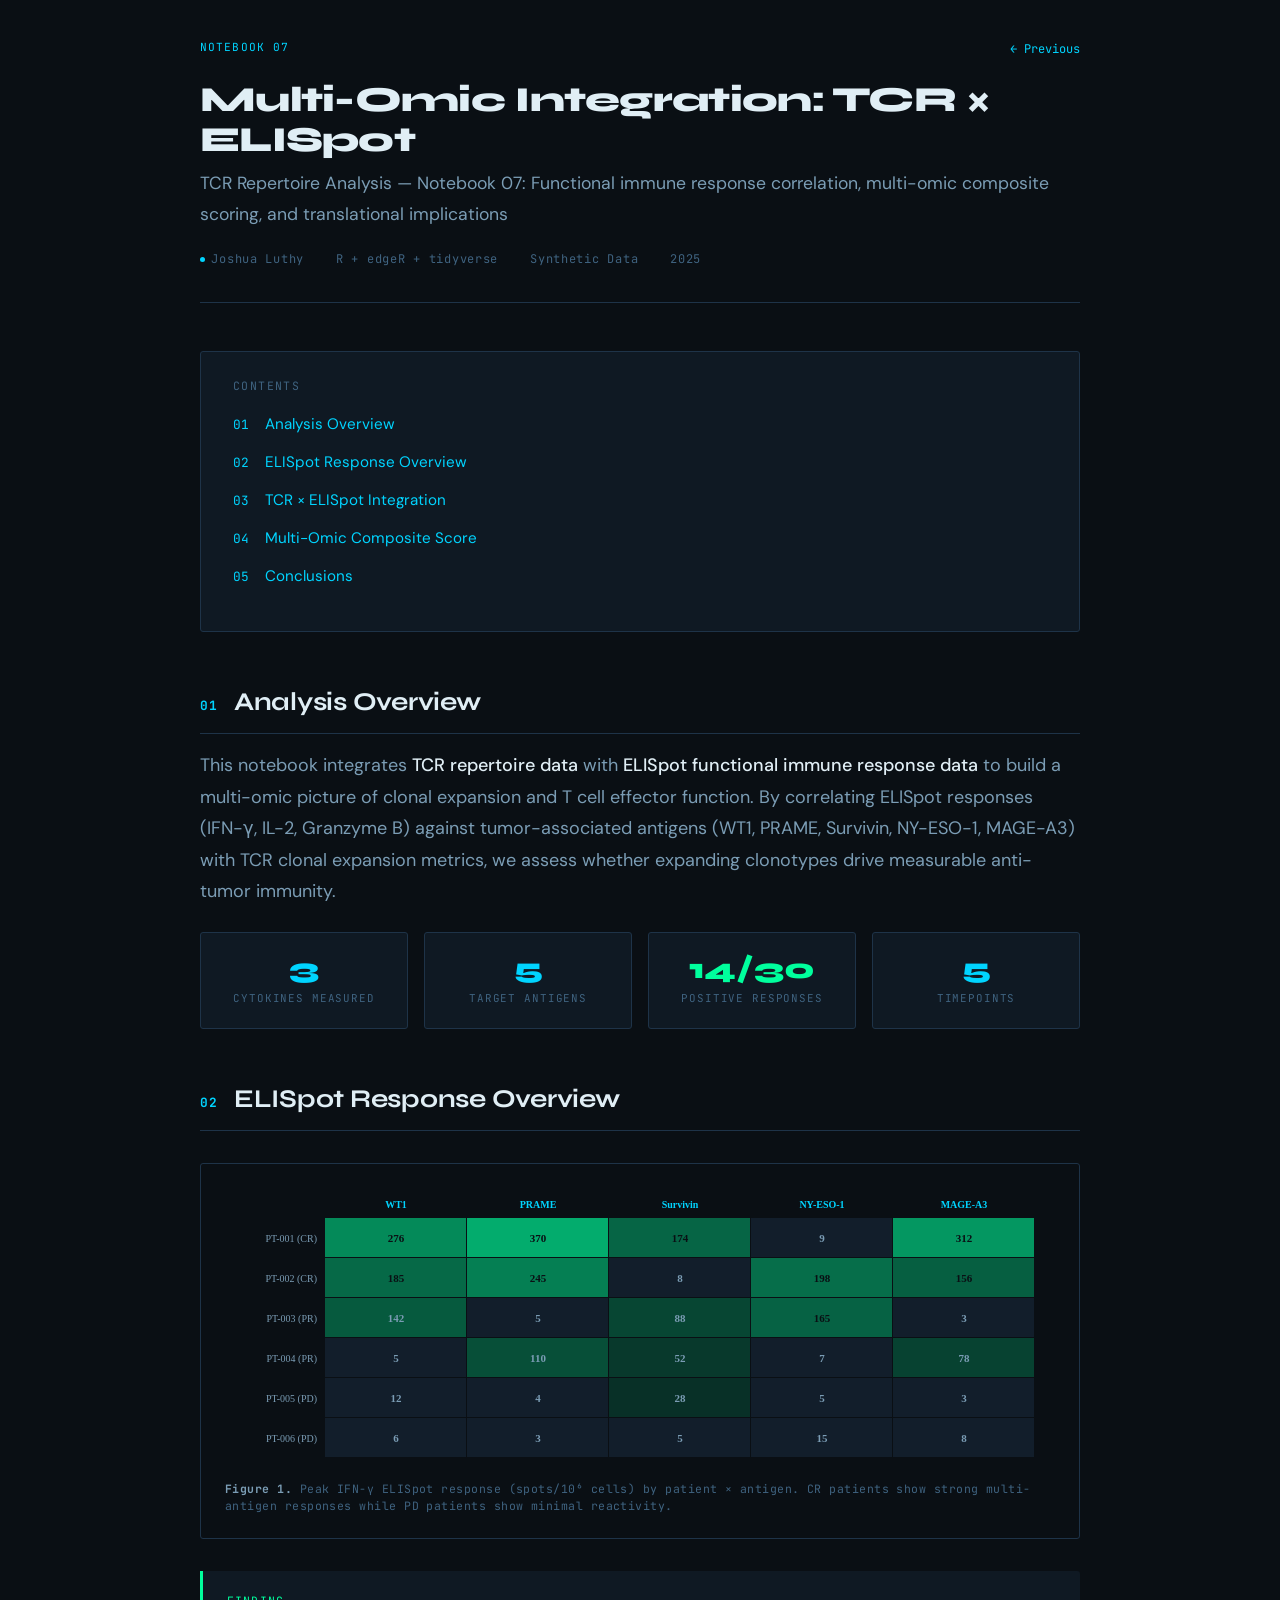
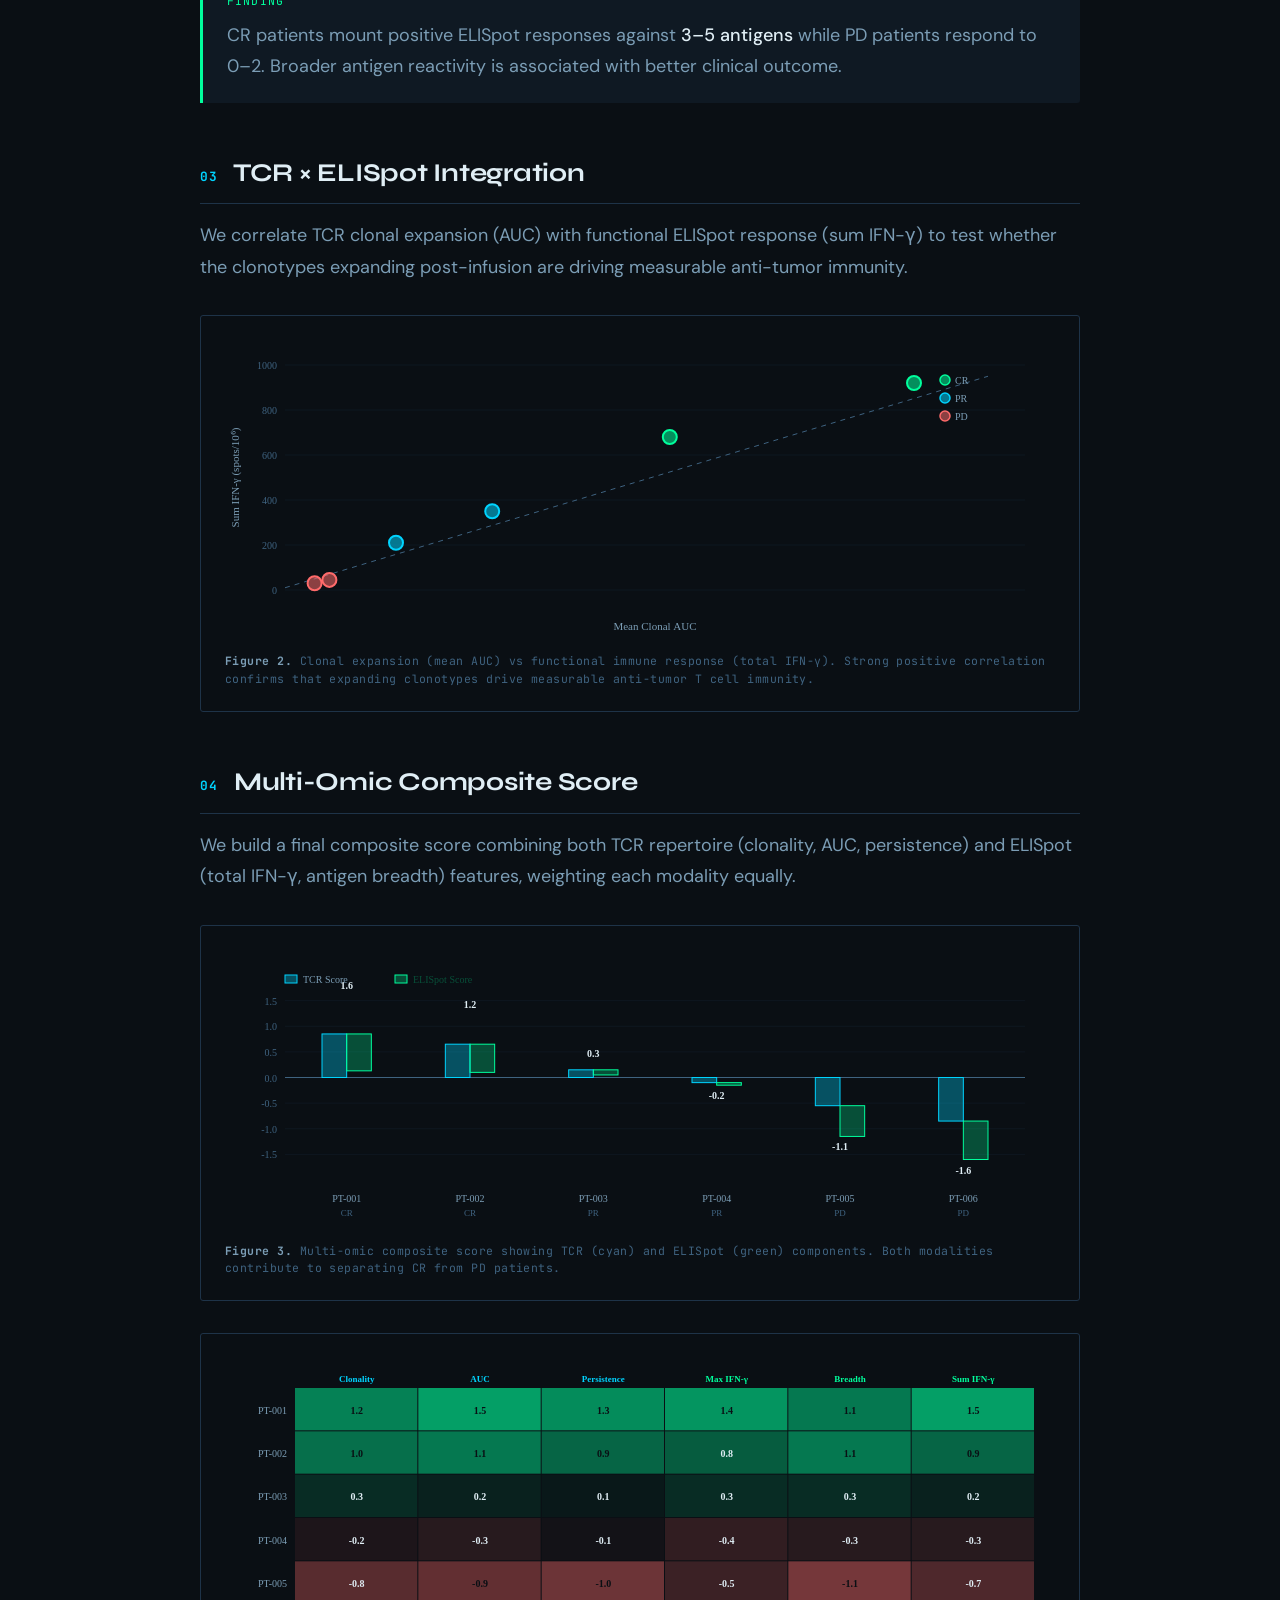
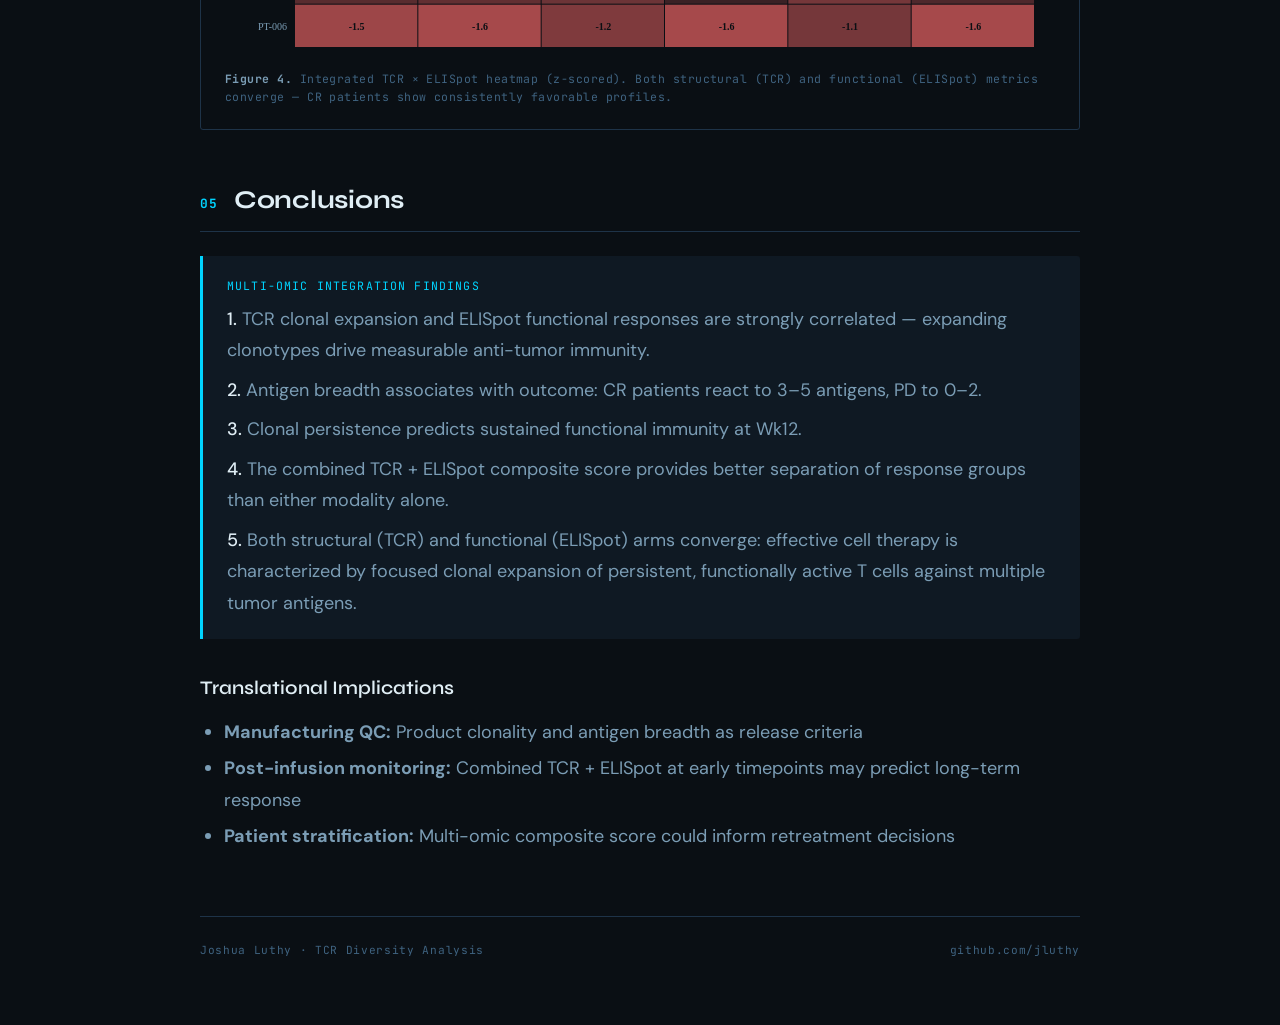
<file: reports/07-jal-multiomics-elispot-integration.html>
<!DOCTYPE html>
<html lang="en"><head><meta charset="UTF-8"><meta name="viewport" content="width=device-width,initial-scale=1.0">
<title>Multi-Omic Integration: TCR × ELISpot</title>
<link href="https://fonts.googleapis.com/css2?family=DM+Sans:ital,opsz,wght@0,9..40,300;0,9..40,400;0,9..40,500;1,9..40,300&family=Syne:wght@400;600;700;800&family=JetBrains+Mono:wght@400;500;700&display=swap" rel="stylesheet">
<style>/* ============================================================================
   TCR Analysis Report Styles — matches jluthy.github.io portfolio theme
   ============================================================================ */
:root {
  --bg: #0a0f14;
  --surface: #0f1923;
  --surface2: #152231;
  --border: #1e3348;
  --accent: #00d4ff;
  --accent2: #7b2fff;
  --accent3: #00ff9d;
  --accent-warm: #ff6b6b;
  --accent-yellow: #ffd93d;
  --text: #e0eef5;
  --text-muted: #7b9db5;
  --text-dim: #3f6380;
  --mono: 'JetBrains Mono', 'Fira Code', 'Source Code Pro', monospace;
  --body: 'DM Sans', system-ui, sans-serif;
  --display: 'Syne', system-ui, sans-serif;
}

*, *::before, *::after { box-sizing: border-box; margin: 0; padding: 0; }

html { scroll-behavior: smooth; }

body {
  background: var(--bg);
  color: var(--text);
  font-family: var(--body);
  font-size: 18px;
  line-height: 1.75;
  max-width: 960px;
  margin: 0 auto;
  padding: 2rem 2.5rem 4rem;
}

/* --- Header / Title Block ------------------------------------------------- */
.report-header {
  border-bottom: 1px solid var(--border);
  padding-bottom: 2rem;
  margin-bottom: 3rem;
}

.report-header h1 {
  font-family: var(--display);
  font-size: 2.2rem;
  font-weight: 800;
  line-height: 1.15;
  letter-spacing: -0.02em;
  margin-bottom: 0.5rem;
}

.report-header .subtitle {
  font-size: 1.1rem;
  color: var(--text-muted);
  margin-bottom: 1.2rem;
}

.report-meta {
  font-family: var(--mono);
  font-size: 0.75rem;
  letter-spacing: 0.06em;
  color: var(--text-dim);
  display: flex;
  gap: 2rem;
  flex-wrap: wrap;
}

.report-meta span { display: flex; align-items: center; gap: 0.4rem; }
.report-meta .dot { width: 5px; height: 5px; border-radius: 50%; background: var(--accent); }

/* --- Section Headings ----------------------------------------------------- */
h2 {
  font-family: var(--display);
  font-size: 1.6rem;
  font-weight: 700;
  margin-top: 3rem;
  margin-bottom: 1rem;
  padding-bottom: 0.5rem;
  border-bottom: 1px solid var(--border);
  letter-spacing: -0.01em;
}

h2 .section-num {
  font-family: var(--mono);
  font-size: 0.8rem;
  color: var(--accent);
  letter-spacing: 0.1em;
  margin-right: 0.6rem;
}

h3 {
  font-family: var(--display);
  font-size: 1.2rem;
  font-weight: 600;
  margin-top: 2rem;
  margin-bottom: 0.75rem;
  color: var(--text);
}

/* --- Prose ---------------------------------------------------------------- */
p {
  margin-bottom: 1rem;
  color: var(--text-muted);
}

p strong, p b { color: var(--text); font-weight: 500; }

ul, ol {
  margin-bottom: 1rem;
  padding-left: 1.5rem;
  color: var(--text-muted);
}

li { margin-bottom: 0.3rem; }

/* --- Code Blocks ---------------------------------------------------------- */
.code-block {
  background: var(--surface);
  border: 1px solid var(--border);
  border-radius: 3px;
  padding: 1.25rem 1.5rem;
  margin: 1.5rem 0;
  overflow-x: auto;
  position: relative;
}

.code-block::before {
  content: attr(data-lang);
  position: absolute;
  top: 0.5rem;
  right: 0.75rem;
  font-family: var(--mono);
  font-size: 0.65rem;
  letter-spacing: 0.1em;
  text-transform: uppercase;
  color: var(--text-dim);
}

.code-block code, pre code {
  font-family: var(--mono);
  font-size: 0.82rem;
  line-height: 1.6;
  color: var(--text);
}

code {
  font-family: var(--mono);
  font-size: 0.85em;
  background: var(--surface);
  padding: 0.15em 0.4em;
  border-radius: 2px;
  color: var(--accent);
}

/* Syntax highlighting */
.kw { color: var(--accent2); }        /* keywords */
.fn { color: var(--accent); }          /* functions */
.st { color: var(--accent3); }         /* strings */
.num { color: var(--accent-yellow); }  /* numbers */
.cm { color: var(--text-dim); font-style: italic; }  /* comments */
.op { color: var(--text-dim); }        /* operators */
.pkg { color: var(--accent-warm); }    /* package names */

/* --- Output Blocks -------------------------------------------------------- */
.output-block {
  background: #080d12;
  border: 1px solid var(--border);
  border-left: 3px solid var(--accent);
  border-radius: 3px;
  padding: 1rem 1.25rem;
  margin: 0.5rem 0 1.5rem;
  font-family: var(--mono);
  font-size: 0.78rem;
  line-height: 1.55;
  color: var(--text-muted);
  overflow-x: auto;
  white-space: pre;
}

/* --- Tables --------------------------------------------------------------- */
.table-wrap {
  margin: 1.5rem 0;
  overflow-x: auto;
  border: 1px solid var(--border);
  border-radius: 3px;
}

table {
  width: 100%;
  border-collapse: collapse;
  font-size: 0.85rem;
}

thead th {
  background: var(--surface);
  font-family: var(--mono);
  font-size: 0.72rem;
  letter-spacing: 0.08em;
  text-transform: uppercase;
  color: var(--text-dim);
  text-align: left;
  padding: 0.75rem 1rem;
  border-bottom: 2px solid var(--border);
  white-space: nowrap;
}

tbody td {
  padding: 0.6rem 1rem;
  border-bottom: 1px solid rgba(30, 51, 72, 0.5);
  color: var(--text-muted);
  font-family: var(--mono);
  font-size: 0.8rem;
}

tbody tr:hover { background: var(--surface); }

.val-high { color: var(--accent3); font-weight: 500; }
.val-low  { color: var(--accent-warm); font-weight: 500; }
.val-mid  { color: var(--accent-yellow); font-weight: 500; }

/* --- Figures / Plots ------------------------------------------------------ */
.figure {
  margin: 2rem 0;
  background: var(--surface);
  border: 1px solid var(--border);
  border-radius: 3px;
  padding: 1.5rem;
}

.figure canvas, .figure svg, .figure img {
  width: 100%;
  display: block;
}

.figure-caption {
  font-family: var(--mono);
  font-size: 0.72rem;
  color: var(--text-dim);
  margin-top: 0.75rem;
  letter-spacing: 0.04em;
  line-height: 1.5;
}

.figure-caption strong {
  color: var(--text-muted);
}

/* --- Callout Boxes -------------------------------------------------------- */
.callout {
  border-left: 3px solid var(--accent);
  background: var(--surface);
  padding: 1.25rem 1.5rem;
  margin: 1.5rem 0;
  border-radius: 0 3px 3px 0;
}

.callout.finding { border-left-color: var(--accent3); }
.callout.warning { border-left-color: var(--accent-warm); }
.callout.note    { border-left-color: var(--accent2); }

.callout-title {
  font-family: var(--mono);
  font-size: 0.72rem;
  letter-spacing: 0.1em;
  text-transform: uppercase;
  color: var(--accent);
  margin-bottom: 0.5rem;
}

.callout.finding .callout-title { color: var(--accent3); }
.callout.warning .callout-title { color: var(--accent-warm); }
.callout.note .callout-title    { color: var(--accent2); }

.callout p { margin-bottom: 0.5rem; }
.callout p:last-child { margin-bottom: 0; }

/* --- Metric Cards --------------------------------------------------------- */
.metrics-row {
  display: grid;
  grid-template-columns: repeat(auto-fit, minmax(160px, 1fr));
  gap: 1rem;
  margin: 1.5rem 0;
}

.metric-card {
  background: var(--surface);
  border: 1px solid var(--border);
  padding: 1.25rem;
  border-radius: 3px;
  text-align: center;
}

.metric-card .value {
  font-family: var(--display);
  font-size: 1.8rem;
  font-weight: 800;
  color: var(--accent);
  line-height: 1.1;
}

.metric-card .label {
  font-family: var(--mono);
  font-size: 0.68rem;
  letter-spacing: 0.08em;
  text-transform: uppercase;
  color: var(--text-dim);
  margin-top: 0.3rem;
}

/* --- TOC ------------------------------------------------------------------ */
.toc {
  background: var(--surface);
  border: 1px solid var(--border);
  border-radius: 3px;
  padding: 1.5rem 2rem;
  margin: 2rem 0;
}

.toc-title {
  font-family: var(--mono);
  font-size: 0.72rem;
  letter-spacing: 0.12em;
  text-transform: uppercase;
  color: var(--text-dim);
  margin-bottom: 0.75rem;
}

.toc ol {
  list-style: none;
  padding: 0;
  counter-reset: toc-counter;
}

.toc li {
  counter-increment: toc-counter;
  margin-bottom: 0.4rem;
}

.toc li::before {
  content: counter(toc-counter, decimal-leading-zero) " ";
  font-family: var(--mono);
  font-size: 0.8rem;
  color: var(--accent);
  margin-right: 0.5rem;
}

.toc a {
  color: var(--text-muted);
  text-decoration: none;
  font-size: 0.95rem;
  transition: color 0.15s;
}

.toc a:hover { color: var(--accent); }

/* --- Footer --------------------------------------------------------------- */
.report-footer {
  margin-top: 4rem;
  padding-top: 1.5rem;
  border-top: 1px solid var(--border);
  font-family: var(--mono);
  font-size: 0.7rem;
  color: var(--text-dim);
  letter-spacing: 0.06em;
  display: flex;
  justify-content: space-between;
}

/* --- Responsive ----------------------------------------------------------- */
@media (max-width: 640px) {
  body { padding: 1.5rem 1rem 3rem; }
  .report-header h1 { font-size: 1.7rem; }
  .metrics-row { grid-template-columns: 1fr 1fr; }
  .report-meta { flex-direction: column; gap: 0.5rem; }
}

/* =========================================================================
   R Markdown / knitr overrides — dark theme for knitted output
   ========================================================================= */

/* Force dark background on everything Bootstrap might whiten */
body, .container-fluid, .main-container {
  background: var(--bg) !important;
  color: var(--text) !important;
}

/* Floating TOC sidebar */
.tocify, .tocify-wrapper, #TOC {
  background: #1a2535 !important;
  border: 1px solid var(--border) !important;
  border-radius: 3px !important;
}

.tocify ul, .tocify li {
  background: transparent !important;
}

.tocify a, .tocify li a {
  color: var(--text-muted) !important;
  background: transparent !important;
}

.tocify a:hover, .tocify li a:hover {
  color: var(--accent) !important;
  background: rgba(0, 212, 255, 0.05) !important;
}

.tocify .active, .tocify .active > a,
.list-group-item.active, .list-group-item.active a {
  background: var(--surface2) !important;
  color: var(--accent) !important;
  border-color: var(--border) !important;
}

.list-group-item {
  background: transparent !important;
  border-color: var(--border) !important;
  color: var(--text-muted) !important;
}

.tocify-header { font-size: 0.85rem; }

/* Code chunks — dark background */
pre, pre.r, pre.python {
  background: var(--surface) !important;
  border: 1px solid var(--border) !important;
  border-radius: 3px !important;
  color: var(--text) !important;
  padding: 1rem 1.25rem !important;
  font-family: var(--mono) !important;
  font-size: 0.82rem !important;
  line-height: 1.6 !important;
  overflow-x: auto !important;
}

pre code {
  background: transparent !important;
  color: var(--text) !important;
  padding: 0 !important;
  font-family: var(--mono) !important;
  font-size: 0.82rem !important;
}

/* Inline code */
code {
  background: var(--surface) !important;
  color: var(--accent) !important;
  border-radius: 2px;
  padding: 0.15em 0.4em;
}

/* Code folding button */
.btn-default {
  background: var(--surface) !important;
  border-color: var(--border) !important;
  color: var(--text-muted) !important;
  font-family: var(--mono) !important;
  font-size: 0.72rem !important;
  letter-spacing: 0.06em;
}

.btn-default:hover {
  background: var(--surface2) !important;
  color: var(--accent) !important;
  border-color: var(--accent) !important;
}

/* Console / text output from R */
pre:not(.r) {
  background: #080d12 !important;
  border-left: 3px solid var(--accent) !important;
  color: var(--text-muted) !important;
}

/* knitr syntax highlighting overrides */
pre .kw, code .kw  { color: var(--accent2) !important; }       /* keywords: if, for, function */
pre .ot, code .ot  { color: var(--accent2) !important; }       /* other tokens */
pre .fu, code .fu  { color: var(--accent) !important; }        /* function calls */
pre .st, code .st  { color: var(--accent3) !important; }       /* strings */
pre .dv, code .dv  { color: var(--accent-yellow) !important; } /* decimal values */
pre .fl, code .fl  { color: var(--accent-yellow) !important; } /* floats */
pre .co, code .co  { color: var(--text-dim) !important; font-style: italic !important; } /* comments */
pre .sc, code .sc  { color: var(--text-muted) !important; }    /* special chars (pipes, arrows) */
pre .cn, code .cn  { color: var(--accent-warm) !important; }   /* constants (TRUE, FALSE, NULL) */
pre .at, code .at  { color: var(--accent) !important; }        /* attributes */

/* Tables generated by knitr::kable */
table {
  width: 100% !important;
  border-collapse: collapse !important;
  background: var(--surface) !important;
  border: 1px solid var(--border) !important;
  font-size: 0.85rem !important;
  margin: 1.5rem 0 !important;
}

thead th, th {
  background: var(--surface2) !important;
  color: var(--text-dim) !important;
  font-family: var(--mono) !important;
  font-size: 0.72rem !important;
  letter-spacing: 0.06em !important;
  text-transform: uppercase !important;
  padding: 0.7rem 0.9rem !important;
  border-bottom: 2px solid var(--border) !important;
  text-align: left !important;
}

tbody td, td {
  padding: 0.55rem 0.9rem !important;
  border-bottom: 1px solid rgba(30, 51, 72, 0.5) !important;
  color: var(--text-muted) !important;
  font-family: var(--mono) !important;
  font-size: 0.8rem !important;
}

tbody tr:hover { background: rgba(15, 25, 35, 0.8) !important; }
caption { color: var(--text-dim) !important; font-size: 0.85rem; margin-bottom: 0.5rem; }

/* ggplot images — dark background wrapper */
.figure, p > img, div > img, .plot {
  background: var(--bg) !important;
  border-radius: 3px;
}

img {
  max-width: 100%;
  border-radius: 3px;
  display: block;
  margin: 1rem auto;
}

/* Headings in knitted doc */
h1, .title {
  color: var(--text) !important;
  font-family: var(--display) !important;
}

h2, h3, h4, h5 {
  color: var(--text) !important;
}

.subtitle, .author, .date {
  color: var(--text-muted) !important;
}

/* Links */
a { color: var(--accent) !important; }
a:hover { color: var(--accent3) !important; }

/* Blockquotes (used for callout-style notes) */
blockquote {
  border-left: 3px solid var(--accent2) !important;
  background: var(--surface) !important;
  padding: 1rem 1.5rem !important;
  margin: 1.5rem 0 !important;
  border-radius: 0 3px 3px 0 !important;
  color: var(--text-muted) !important;
}

blockquote strong { color: var(--text) !important; }

/* Bootstrap panel overrides (code folding panels) */
.panel, .panel-default {
  background: var(--surface) !important;
  border-color: var(--border) !important;
}

.panel-heading {
  background: var(--surface2) !important;
  border-color: var(--border) !important;
  color: var(--text-muted) !important;
}

/* Remove any white backgrounds Bootstrap might inject */
.row, .col-md-9, .col-md-3 {
  background: transparent !important;
}
</style></head><body>
<div class="report-header">
  <div style="display:flex;justify-content:space-between;align-items:center;margin-bottom:1rem;">
    <span style="font-family:var(--mono);font-size:0.7rem;letter-spacing:0.1em;color:var(--accent);">NOTEBOOK 07</span>
    <span><a href="06-jal-clinical-response-integration.html" style="color:var(--accent);font-family:var(--mono);font-size:0.75rem;text-decoration:none;">← Previous</a></span>
  </div>
  <h1>Multi-Omic Integration: TCR × ELISpot</h1><div class="subtitle">TCR Repertoire Analysis — Notebook 07: Functional immune response correlation, multi-omic composite scoring, and translational implications</div>
  <div class="report-meta"><span><span class="dot"></span> Joshua Luthy</span><span>R + edgeR + tidyverse</span><span>Synthetic Data</span><span>2025</span></div>
</div>
    <div class="toc"><div class="toc-title">Contents</div><ol>
      <li><a href="#overview">Analysis Overview</a></li>
      <li><a href="#elispot">ELISpot Response Overview</a></li>
      <li><a href="#integration">TCR × ELISpot Integration</a></li>
      <li><a href="#composite">Multi-Omic Composite Score</a></li>
      <li><a href="#conclusions">Conclusions</a></li>
    </ol></div>

    <h2 id="overview"><span class="section-num">01</span> Analysis Overview</h2>
    <p>This notebook integrates <strong>TCR repertoire data</strong> with <strong>ELISpot functional immune response data</strong> to build a multi-omic picture of clonal expansion and T cell effector function. By correlating ELISpot responses (IFN-γ, IL-2, Granzyme B) against tumor-associated antigens (WT1, PRAME, Survivin, NY-ESO-1, MAGE-A3) with TCR clonal expansion metrics, we assess whether expanding clonotypes drive measurable anti-tumor immunity.</p>

    <div class="metrics-row">
      <div class="metric-card"><div class="value">3</div><div class="label">Cytokines Measured</div></div>
      <div class="metric-card"><div class="value">5</div><div class="label">Target Antigens</div></div>
      <div class="metric-card"><div class="value" style="color:#00ff9d">14/30</div><div class="label">Positive Responses</div></div>
      <div class="metric-card"><div class="value">5</div><div class="label">Timepoints</div></div>
    </div>

    <h2 id="elispot"><span class="section-num">02</span> ELISpot Response Overview</h2>

    <div class="figure">
      <canvas id="elispot-heatmap" height="280"></canvas>
      <div class="figure-caption"><strong>Figure 1.</strong> Peak IFN-γ ELISpot response (spots/10⁶ cells) by patient × antigen. CR patients show strong multi-antigen responses while PD patients show minimal reactivity.</div>
    </div>

    <div class="callout finding"><div class="callout-title">Finding</div>
    <p>CR patients mount positive ELISpot responses against <strong>3–5 antigens</strong> while PD patients respond to 0–2. Broader antigen reactivity is associated with better clinical outcome.</p></div>

    <h2 id="integration"><span class="section-num">03</span> TCR × ELISpot Integration</h2>
    <p>We correlate TCR clonal expansion (AUC) with functional ELISpot response (sum IFN-γ) to test whether the clonotypes expanding post-infusion are driving measurable anti-tumor immunity.</p>

    <div class="figure">
      <canvas id="tcr-elispot-scatter" height="300"></canvas>
      <div class="figure-caption"><strong>Figure 2.</strong> Clonal expansion (mean AUC) vs functional immune response (total IFN-γ). Strong positive correlation confirms that expanding clonotypes drive measurable anti-tumor T cell immunity.</div>
    </div>

    <h2 id="composite"><span class="section-num">04</span> Multi-Omic Composite Score</h2>
    <p>We build a final composite score combining both TCR repertoire (clonality, AUC, persistence) and ELISpot (total IFN-γ, antigen breadth) features, weighting each modality equally.</p>

    <div class="figure">
      <canvas id="multimodal-score" height="280"></canvas>
      <div class="figure-caption"><strong>Figure 3.</strong> Multi-omic composite score showing TCR (cyan) and ELISpot (green) components. Both modalities contribute to separating CR from PD patients.</div>
    </div>

    <div class="figure">
      <canvas id="integrated-heatmap" height="300"></canvas>
      <div class="figure-caption"><strong>Figure 4.</strong> Integrated TCR × ELISpot heatmap (z-scored). Both structural (TCR) and functional (ELISpot) metrics converge — CR patients show consistently favorable profiles.</div>
    </div>

    <h2 id="conclusions"><span class="section-num">05</span> Conclusions</h2>
    <div class="callout"><div class="callout-title">Multi-Omic Integration Findings</div>
    <p><strong>1.</strong> TCR clonal expansion and ELISpot functional responses are strongly correlated — expanding clonotypes drive measurable anti-tumor immunity.</p>
    <p><strong>2.</strong> Antigen breadth associates with outcome: CR patients react to 3–5 antigens, PD to 0–2.</p>
    <p><strong>3.</strong> Clonal persistence predicts sustained functional immunity at Wk12.</p>
    <p><strong>4.</strong> The combined TCR + ELISpot composite score provides better separation of response groups than either modality alone.</p>
    <p><strong>5.</strong> Both structural (TCR) and functional (ELISpot) arms converge: effective cell therapy is characterized by focused clonal expansion of persistent, functionally active T cells against multiple tumor antigens.</p></div>

    <h3>Translational Implications</h3>
    <ul>
      <li><strong>Manufacturing QC:</strong> Product clonality and antigen breadth as release criteria</li>
      <li><strong>Post-infusion monitoring:</strong> Combined TCR + ELISpot at early timepoints may predict long-term response</li>
      <li><strong>Patient stratification:</strong> Multi-omic composite score could inform retreatment decisions</li>
    </ul>

    <script>
    // ELISpot heatmap
    (function(){
      const c=document.getElementById('elispot-heatmap'),ctx=c.getContext('2d'),dpr=window.devicePixelRatio||1;
      c.width=c.offsetWidth*dpr;c.height=280*dpr;ctx.scale(dpr,dpr);const W=c.offsetWidth,H=280;
      const patients=['PT-001 (CR)','PT-002 (CR)','PT-003 (PR)','PT-004 (PR)','PT-005 (PD)','PT-006 (PD)'];
      const antigens=['WT1','PRAME','Survivin','NY-ESO-1','MAGE-A3'];
      const vals=[[276,370,174,9,312],[185,245,8,198,156],[142,5,88,165,3],[5,110,52,7,78],[12,4,28,5,3],[6,3,5,15,8]];
      const pad={l:100,r:20,t:30,b:10};const na=antigens.length,np=patients.length;
      const cellW=(W-pad.l-pad.r)/na,cellH=(H-pad.t-pad.b)/np;
      patients.forEach((p,i)=>{antigens.forEach((a,j)=>{
        const x=pad.l+j*cellW,y=pad.t+i*cellH,v=vals[i][j];
        const intensity=Math.min(v/400,1);
        if(v>=20){ctx.fillStyle=`rgba(0,255,157,${intensity*0.6+0.1})`;}
        else{ctx.fillStyle=`rgba(21,34,49,0.8)`;}
        ctx.fillRect(x,y,cellW-1,cellH-1);
        ctx.fillStyle=v>150?'#0a0f14':'#7b9db5';ctx.font='bold 11px JetBrains Mono';ctx.textAlign='center';
        ctx.fillText(v,x+cellW/2,y+cellH/2+4);
      });ctx.fillStyle='#7b9db5';ctx.font='10px JetBrains Mono';ctx.textAlign='right';ctx.fillText(p,pad.l-8,pad.t+i*cellH+cellH/2+4);});
      antigens.forEach((a,j)=>{ctx.fillStyle='#00d4ff';ctx.font='bold 10px JetBrains Mono';ctx.textAlign='center';ctx.fillText(a,pad.l+j*cellW+cellW/2,pad.t-10);});
    })();

    // TCR vs ELISpot scatter
    (function(){
      const c=document.getElementById('tcr-elispot-scatter'),ctx=c.getContext('2d'),dpr=window.devicePixelRatio||1;
      c.width=c.offsetWidth*dpr;c.height=300*dpr;ctx.scale(dpr,dpr);const W=c.offsetWidth,H=300;
      const pad={l:60,r:30,t:25,b:50},cw=W-pad.l-pad.r,ch=H-pad.t-pad.b;
      const pts=[{x:8.5,y:920,resp:'CR'},{x:5.2,y:680,resp:'CR'},{x:2.8,y:350,resp:'PR'},{x:1.5,y:210,resp:'PR'},{x:0.6,y:45,resp:'PD'},{x:0.4,y:30,resp:'PD'}];
      const colors={CR:'#00ff9d',PR:'#00d4ff',PD:'#ff6b6b'};
      const maxX=10,maxY=1000;
      const toX=v=>pad.l+(v/maxX)*cw,toY=v=>pad.t+ch*(1-v/maxY);

      for(let i=0;i<=5;i++){const v=i*200;const y=toY(v);ctx.strokeStyle='rgba(30,51,72,0.5)';ctx.lineWidth=0.5;ctx.beginPath();ctx.moveTo(pad.l,y);ctx.lineTo(W-pad.r,y);ctx.stroke();ctx.fillStyle='#3f6380';ctx.font='10px JetBrains Mono';ctx.textAlign='right';ctx.fillText(v,pad.l-8,y+4);}

      // Trend line
      ctx.strokeStyle='#3f6380';ctx.lineWidth=1;ctx.setLineDash([5,5]);ctx.beginPath();ctx.moveTo(toX(0),toY(10));ctx.lineTo(toX(9.5),toY(950));ctx.stroke();ctx.setLineDash([]);

      pts.forEach(p=>{ctx.beginPath();ctx.arc(toX(p.x),toY(p.y),7,0,Math.PI*2);ctx.fillStyle=colors[p.resp]+'88';ctx.fill();ctx.strokeStyle=colors[p.resp];ctx.lineWidth=2;ctx.stroke();});

      ctx.fillStyle='#7b9db5';ctx.font='11px JetBrains Mono';ctx.textAlign='center';
      ctx.fillText('Mean Clonal AUC',pad.l+cw/2,H-10);
      ctx.save();ctx.translate(14,pad.t+ch/2);ctx.rotate(-Math.PI/2);ctx.fillText('Sum IFN-γ (spots/10⁶)',0,0);ctx.restore();

      // Legend
      [['CR','#00ff9d'],['PR','#00d4ff'],['PD','#ff6b6b']].forEach(([l,col],i)=>{
        const x=W-pad.r-80,y=pad.t+15+i*18;ctx.beginPath();ctx.arc(x,y,5,0,Math.PI*2);ctx.fillStyle=col+'88';ctx.fill();ctx.strokeStyle=col;ctx.lineWidth=1.5;ctx.stroke();
        ctx.fillStyle='#7b9db5';ctx.font='10px JetBrains Mono';ctx.textAlign='left';ctx.fillText(l,x+10,y+4);
      });
    })();

    // Multi-modal stacked score
    (function(){
      const c=document.getElementById('multimodal-score'),ctx=c.getContext('2d'),dpr=window.devicePixelRatio||1;
      c.width=c.offsetWidth*dpr;c.height=280*dpr;ctx.scale(dpr,dpr);const W=c.offsetWidth,H=280;
      const pad={l:60,r:30,t:25,b:50},cw=W-pad.l-pad.r,ch=H-pad.t-pad.b;
      const pts=[{id:'PT-001',resp:'CR',tcr:0.85,eli:0.72},{id:'PT-002',resp:'CR',tcr:0.65,eli:0.55},{id:'PT-003',resp:'PR',tcr:0.15,eli:0.10},{id:'PT-004',resp:'PR',tcr:-0.10,eli:-0.05},{id:'PT-005',resp:'PD',tcr:-0.55,eli:-0.60},{id:'PT-006',resp:'PD',tcr:-0.85,eli:-0.75}];
      const maxS=2;const toY=v=>pad.t+ch*(1-(v+maxS)/(2*maxS));const zeroY=toY(0);

      for(let i=-1.5;i<=1.5;i+=0.5){const y=toY(i);ctx.strokeStyle='rgba(30,51,72,0.5)';ctx.lineWidth=0.5;ctx.beginPath();ctx.moveTo(pad.l,y);ctx.lineTo(W-pad.r,y);ctx.stroke();ctx.fillStyle='#3f6380';ctx.font='10px JetBrains Mono';ctx.textAlign='right';ctx.fillText(i.toFixed(1),pad.l-8,y+4);}
      ctx.strokeStyle='#3f6380';ctx.lineWidth=1;ctx.beginPath();ctx.moveTo(pad.l,zeroY);ctx.lineTo(W-pad.r,zeroY);ctx.stroke();

      const barW=cw/pts.length*0.4;
      pts.forEach((p,i)=>{
        const cx=pad.l+(i+0.5)*(cw/pts.length);
        // TCR bar
        const tcrH=Math.abs(toY(p.tcr)-zeroY);const tcrY=p.tcr>0?toY(p.tcr):zeroY;
        ctx.fillStyle='#00d4ff55';ctx.fillRect(cx-barW/2,tcrY,barW/2,tcrH);ctx.strokeStyle='#00d4ff';ctx.lineWidth=1;ctx.strokeRect(cx-barW/2,tcrY,barW/2,tcrH);
        // ELISpot bar
        const eliBase=p.tcr>0?toY(p.tcr):toY(0)+tcrH;
        const eliH=Math.abs(toY(p.eli)-zeroY);const eliY=p.eli>0?toY(p.tcr+p.eli):eliBase;
        ctx.fillStyle='#00ff9d44';ctx.fillRect(cx,tcrY>zeroY?tcrY:toY(p.tcr),barW/2,eliH);ctx.strokeStyle='#00ff9d';ctx.strokeRect(cx,tcrY>zeroY?tcrY:toY(p.tcr),barW/2,eliH);
        // Label
        const total=p.tcr+p.eli;
        ctx.fillStyle='#e0eef5';ctx.font='bold 10px JetBrains Mono';ctx.textAlign='center';
        ctx.fillText(total.toFixed(1),cx,total>0?toY(total)-8:zeroY+Math.abs(toY(total)-zeroY)+14);
        ctx.fillStyle='#7b9db5';ctx.font='10px JetBrains Mono';ctx.fillText(p.id,cx,H-28);
        ctx.fillStyle='#3f6380';ctx.font='9px JetBrains Mono';ctx.fillText(p.resp,cx,H-14);
      });

      // Legend
      ctx.fillStyle='#00d4ff55';ctx.fillRect(pad.l,pad.t,12,8);ctx.strokeStyle='#00d4ff';ctx.strokeRect(pad.l,pad.t,12,8);
      ctx.fillStyle='#7b9db5';ctx.font='10px JetBrains Mono';ctx.textAlign='left';ctx.fillText('TCR Score',pad.l+18,pad.t+8);
      ctx.fillStyle='#00ff9d44';ctx.fillRect(pad.l+110,pad.t,12,8);ctx.strokeStyle='#00ff9d';ctx.strokeRect(pad.l+110,pad.t,12,8);
      ctx.fillText('ELISpot Score',pad.l+128,pad.t+8);
    })();

    // Integrated heatmap
    (function(){
      const c=document.getElementById('integrated-heatmap'),ctx=c.getContext('2d'),dpr=window.devicePixelRatio||1;
      c.width=c.offsetWidth*dpr;c.height=300*dpr;ctx.scale(dpr,dpr);const W=c.offsetWidth,H=300;
      const patients=['PT-001','PT-002','PT-003','PT-004','PT-005','PT-006'];
      const feats=['Clonality','AUC','Persistence','Max IFN-γ','Breadth','Sum IFN-γ'];
      const z=[[1.2,1.5,1.3,1.4,1.1,1.5],[1.0,1.1,0.9,0.8,1.1,0.9],[0.3,0.2,0.1,0.3,0.3,0.2],[-0.2,-0.3,-0.1,-0.4,-0.3,-0.3],[-0.8,-0.9,-1.0,-0.5,-1.1,-0.7],[-1.5,-1.6,-1.2,-1.6,-1.1,-1.6]];
      const pad={l:70,r:20,t:30,b:10};const nf=feats.length,np=patients.length;
      const cellW=(W-pad.l-pad.r)/nf,cellH=(H-pad.t-pad.b)/np;
      patients.forEach((p,i)=>{feats.forEach((f,j)=>{
        const x=pad.l+j*cellW,y=pad.t+i*cellH,v=z[i][j];
        const r=v>0?0:255,g=v>0?255:107,b=v>0?157:107;
        ctx.fillStyle=`rgba(${r},${g},${b},${Math.min(Math.abs(v)*0.4,0.7)})`;ctx.fillRect(x,y,cellW-1,cellH-1);
        ctx.fillStyle=Math.abs(v)>0.8?'#0a0f14':'#e0eef5';ctx.font='bold 10px JetBrains Mono';ctx.textAlign='center';
        ctx.fillText(v.toFixed(1),x+cellW/2,y+cellH/2+4);
      });ctx.fillStyle='#7b9db5';ctx.font='10px JetBrains Mono';ctx.textAlign='right';ctx.fillText(p,pad.l-8,pad.t+i*cellH+cellH/2+4);});
      feats.forEach((f,j)=>{ctx.save();ctx.translate(pad.l+j*cellW+cellW/2,pad.t-6);ctx.fillStyle=j<3?'#00d4ff':'#00ff9d';ctx.font='bold 9px JetBrains Mono';ctx.textAlign='center';ctx.fillText(f,0,0);ctx.restore();});
    })();
    </script>
<div class="report-footer"><span>Joshua Luthy · TCR Diversity Analysis</span><span>github.com/jluthy</span></div>
</body></html>
</file>
